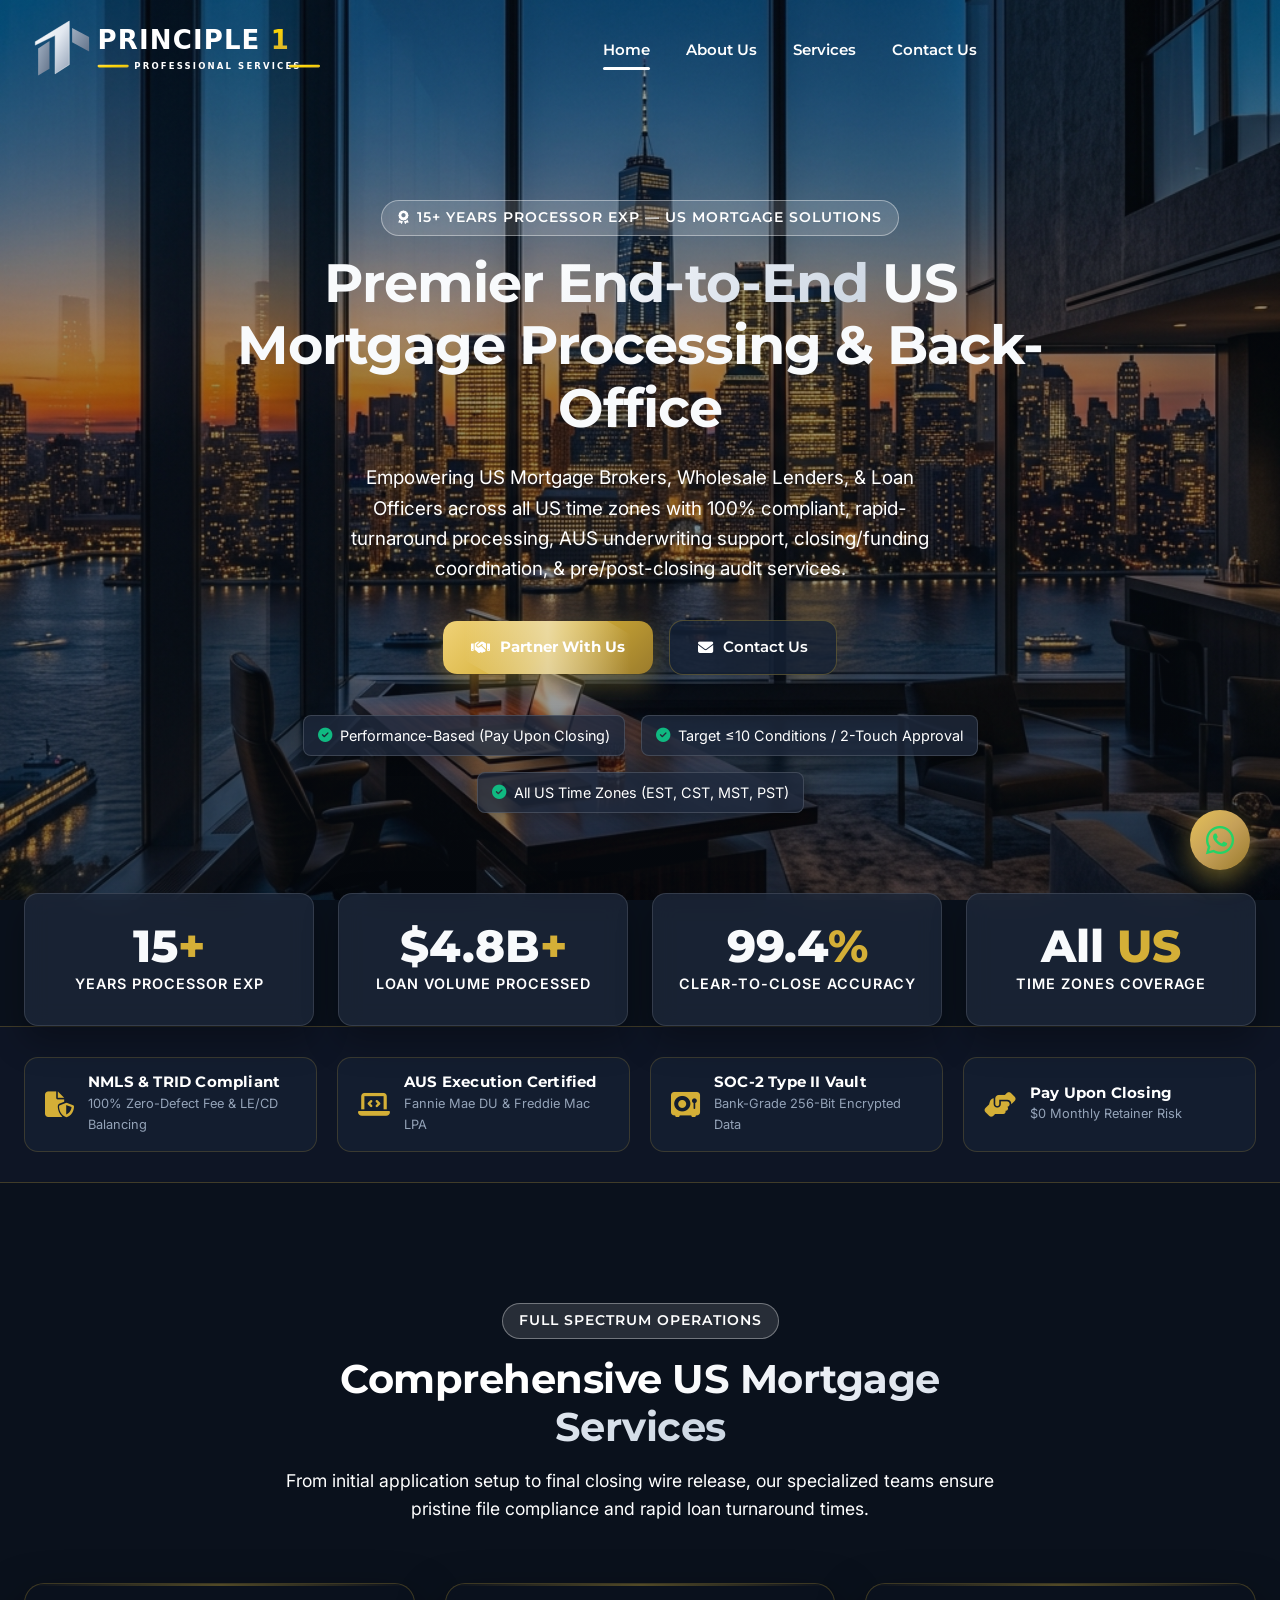
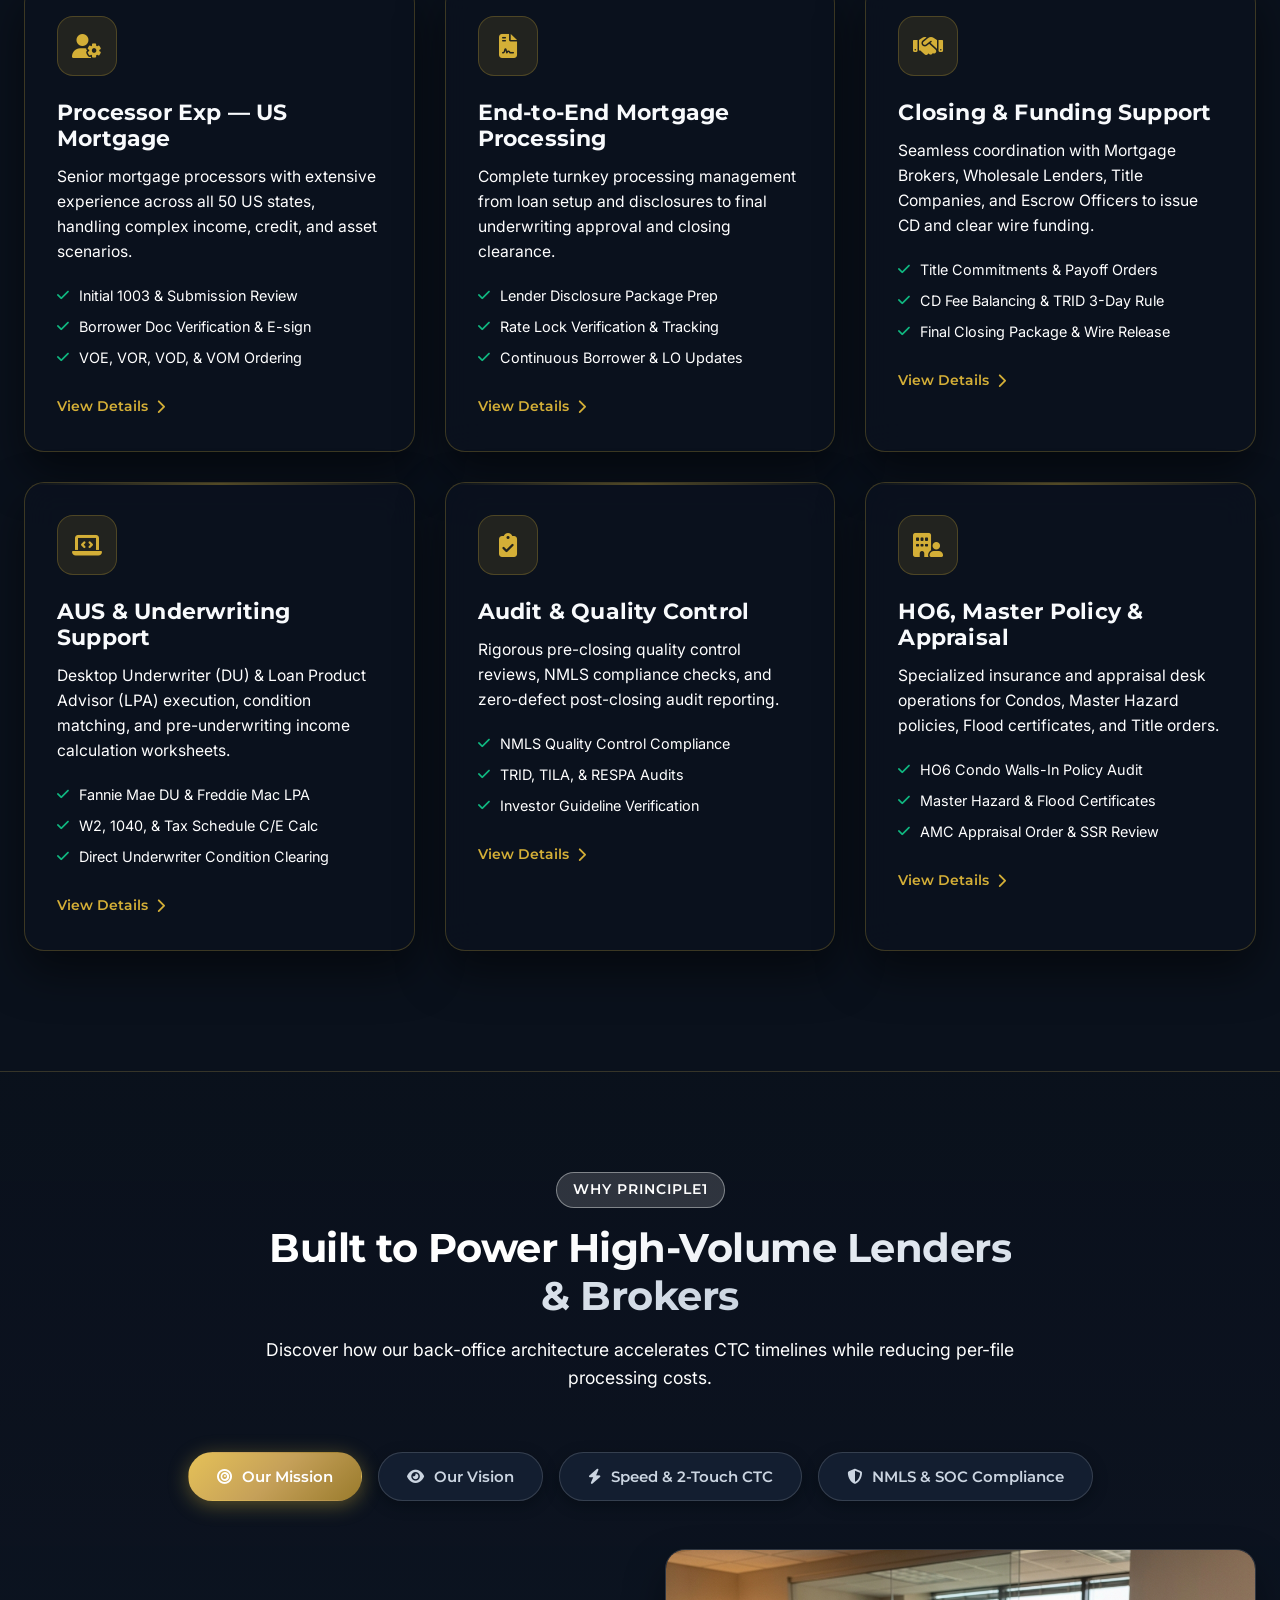
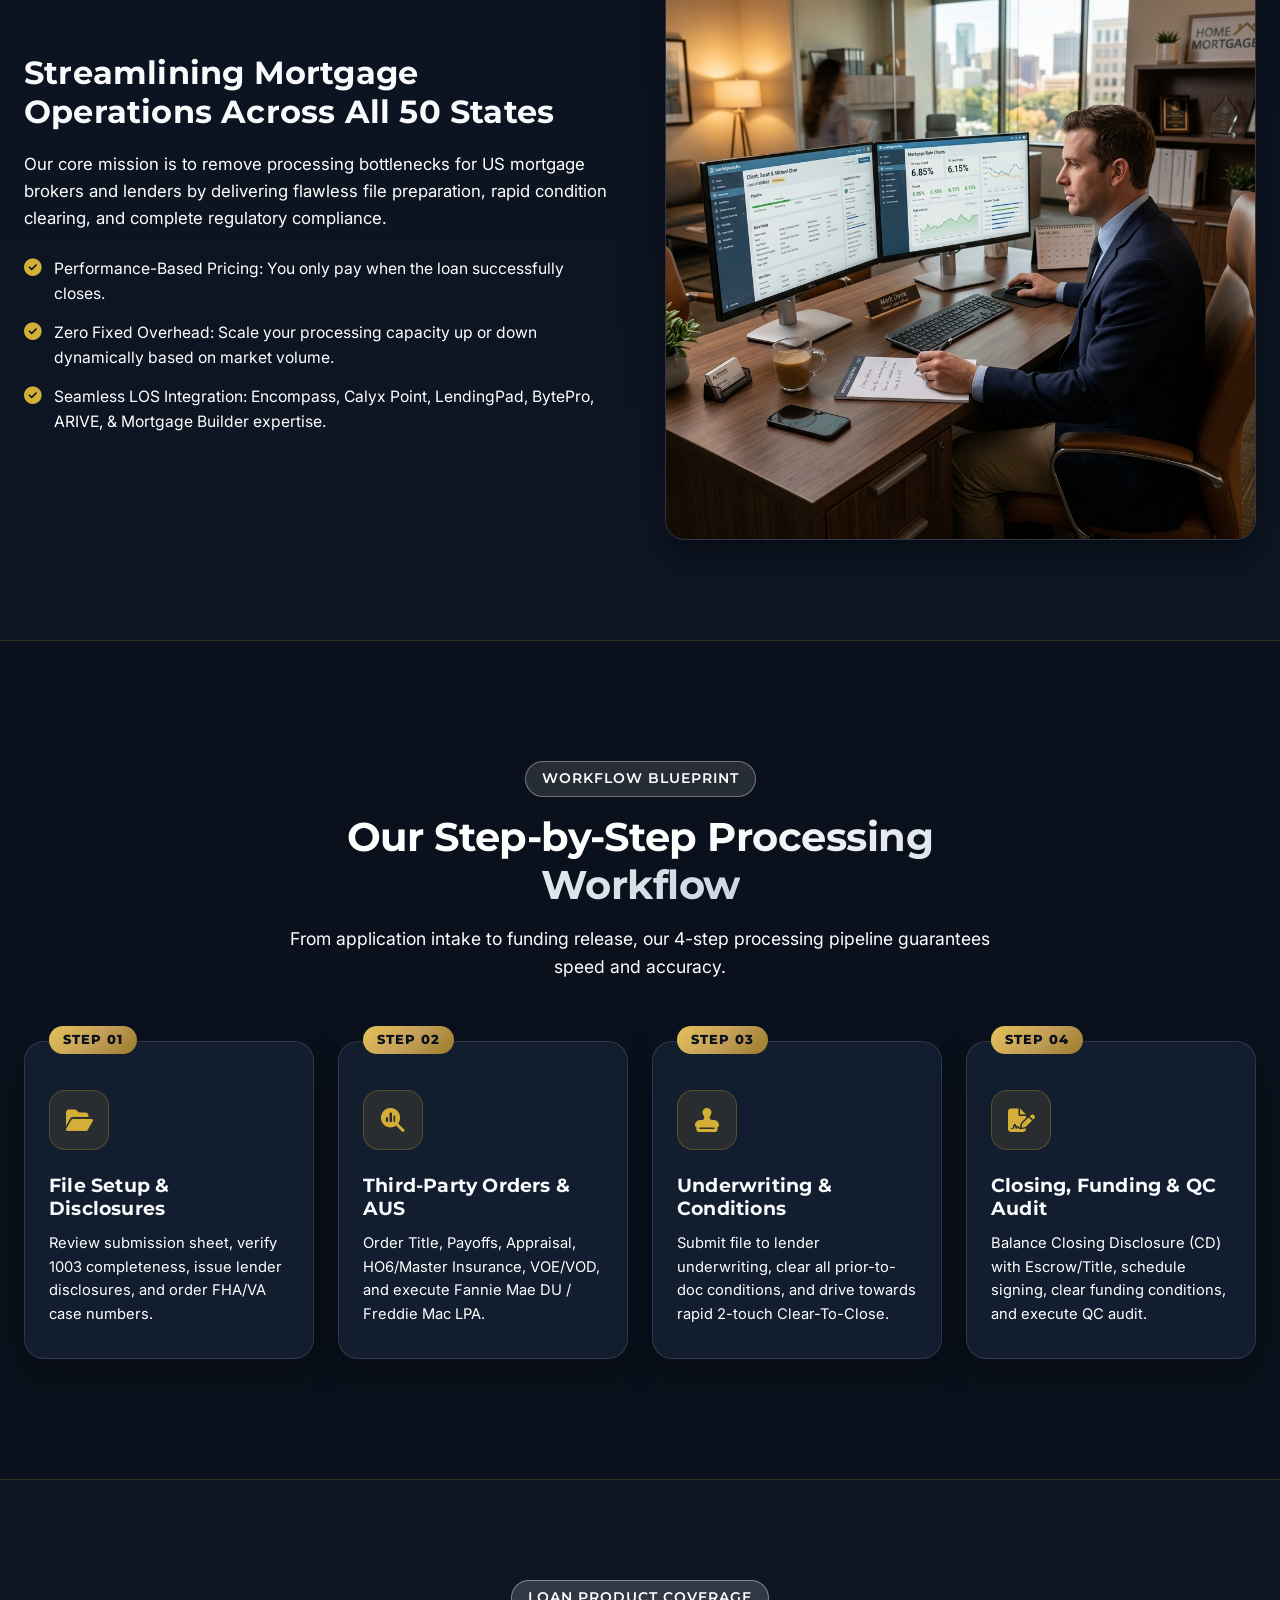
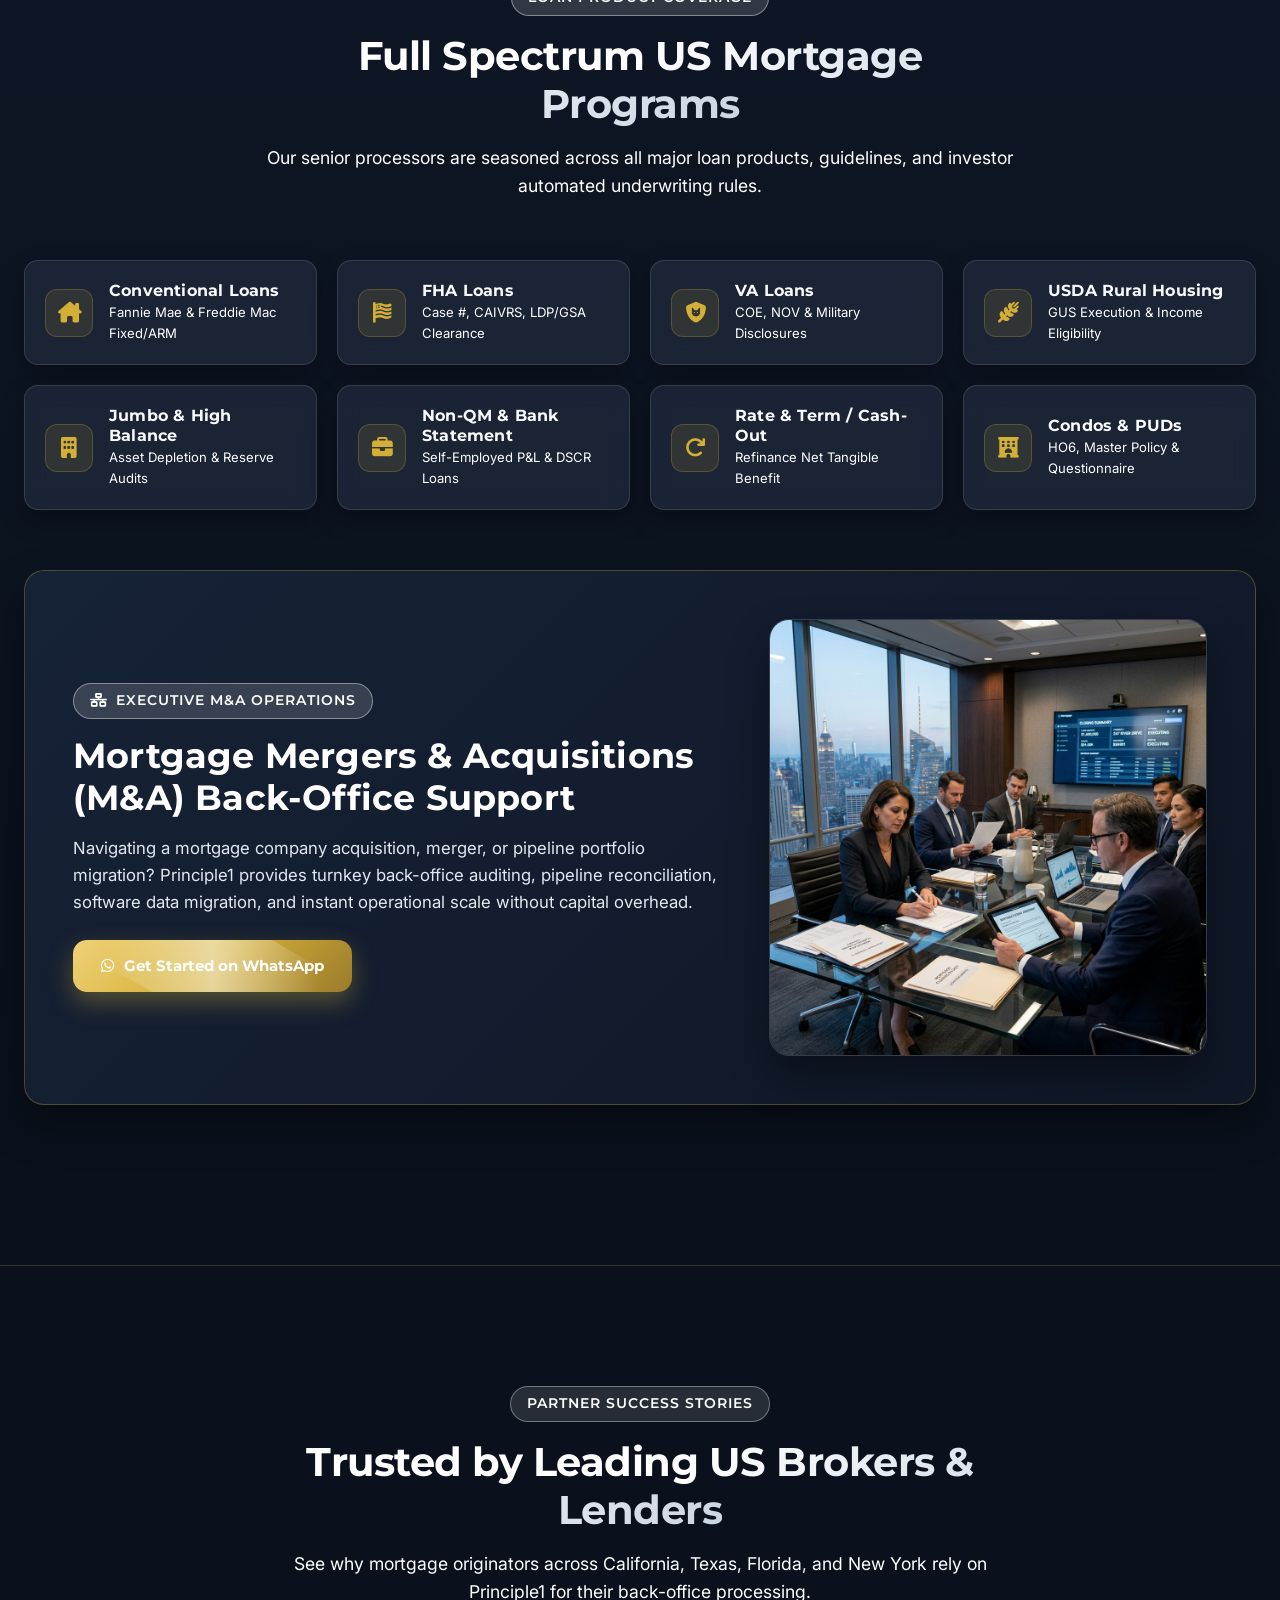
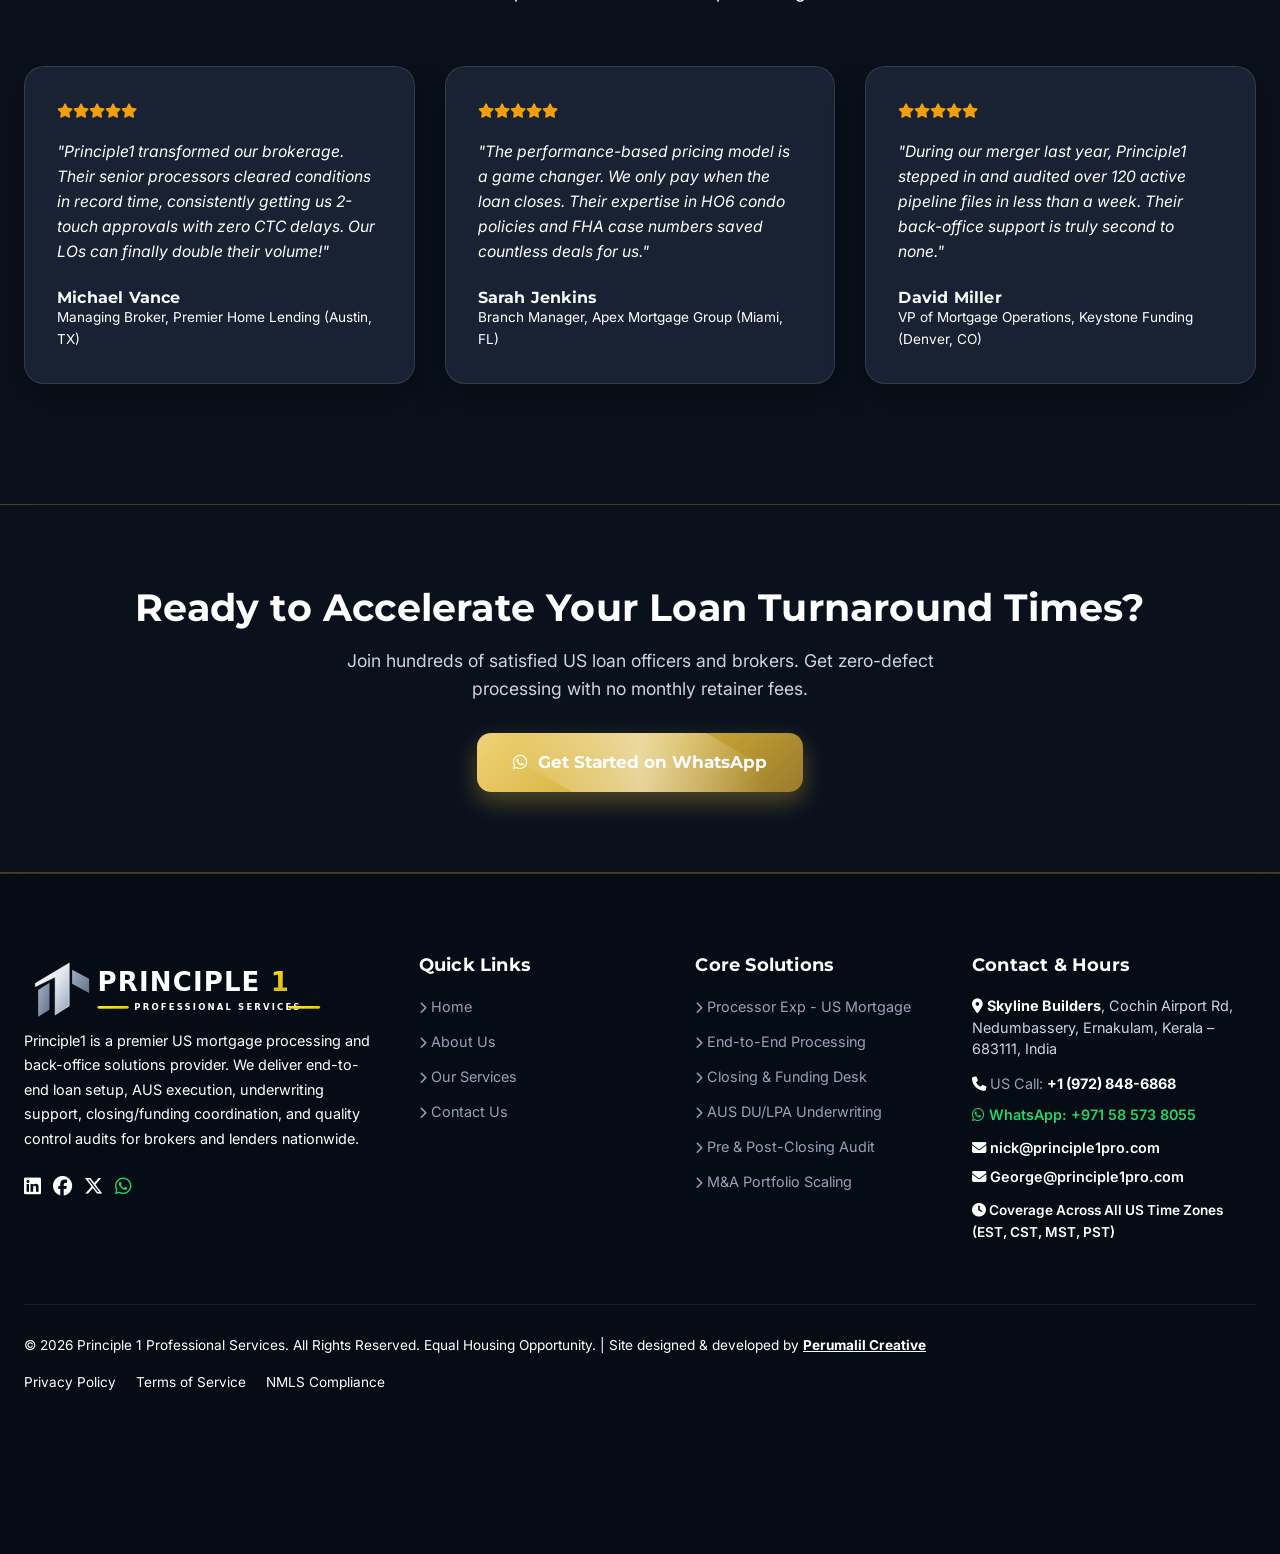
<file: index.html>
<!DOCTYPE html>
<html lang="en">
<head>
  <meta charset="UTF-8">
  <meta name="viewport" content="width=device-width, initial-scale=1.0">
  <title></title>
  <meta name="description" content="">
  <meta name="keywords" content="US mortgage processing outsourcing, mortgage back-office support, AUS DU LPA underwriting, closing funding balancing, wholesale mortgage broker processing, NMLS quality control, Nikhil George Bose">
  <meta name="author" content="Principle 1 Professional Services">
  <meta name="robots" content="index, follow">

  <!-- Open Graph / Facebook / LinkedIn SEO -->
  <meta property="og:type" content="website">
  <meta property="og:site_name" content="Principle 1 Professional Services">
  <meta property="og:title" content="">
  <meta property="og:description" content="">


  <!-- Twitter Card SEO -->
  <meta name="twitter:card" content="summary_large_image">
  <meta name="twitter:title" content="">
  <meta name="twitter:description" content="Turnkey US mortgage processing and back-office solutions for wholesale lenders and mortgage brokers.">
  <meta name="twitter:image" content="images/banner.png">

  <!-- Favicon -->
  <link rel="icon" type="image/svg+xml" href="images/logo.svg">

  <!-- FontAwesome 6 Icons -->
  <link rel="stylesheet" href="https://cdnjs.cloudflare.com/ajax/libs/font-awesome/6.4.0/css/all.min.css">
  <!-- Stylesheet -->
  <link rel="stylesheet" href="css/style.css">

  <!-- Schema.org Structured Data (JSON-LD) -->
  <script type="application/ld+json">
  {
    "@context": "https://schema.org",
    "@type": "FinancialService",
    "name": "Principle 1 Professional Services",
    "image": "images/logo.png",
    "description": "Premier US mortgage processing outsourcing, AUS DU/LPA underwriter support, closing & funding balancing, and pre/post-closing quality control auditing.",
    "telephone": "+1-972-848-6868",
    "email": "nick@principle1pro.com",
    "priceRange": "$$",
    "address": {
      "@type": "PostalAddress",
      "streetAddress": "Skyline Builders, Cochin International Airport Road, Nedumbassery",
      "addressLocality": "Ernakulam",
      "addressRegion": "Kerala",
      "postalCode": "683111",
      "addressCountry": "IN"
    },
    "founders": [
      {
        "@type": "Person",
        "name": "Nikhil George Bose",
        "jobTitle": "Founder & Managing Director",
        "sameAs": "https://www.linkedin.com/in/nikhil-george-bose-8a9a63353/"
      },
      {
        "@type": "Person",
        "name": "Georgee Jacob",
        "jobTitle": "Founder & Managing Director",
        "email": "George@principle1pro.com"
      }
    ],
    "areaServed": "US",
    "sameAs": [
      "https://www.linkedin.com/in/nikhil-george-bose-8a9a63353/"
    ]
  }
  </script>
</head>
<body>

  <!-- Header / Navigation -->
  <header class="header-nav" id="headerNav">
    <div class="container nav-container">
      <a href="index.html" class="brand-logo">
        <img src="images/logo.svg" alt="Principle 1 Professional Services" class="brand-logo-img">
      </a>

      <nav class="nav-menu" id="navMenu">
        <a href="index.html" class="nav-link active">Home</a>
        <a href="about.html" class="nav-link">About Us</a>
        <a href="services.html" class="nav-link">Services</a>
        <a href="contact.html" class="nav-link">Contact Us</a>
      </nav>

      <div class="nav-actions">
        <button class="mobile-toggle" id="mobileToggle" aria-label="Toggle Navigation">
          <i class="fa-solid fa-bars"></i>
        </button>
      </div>
    </div>
  </header>



<main class="main-wrapper">

  <!-- Hero Section -->
  <section class="hero-section">
    <div class="hero-bg-overlay"></div>
    <div class="container hero-grid" style="grid-template-columns:1fr; max-width:900px; text-align:center;">
      <div class="hero-content">
        <div class="subtitle-badge subtitle-badge-gold">
          <i class="fa-solid fa-award"></i> 15+ Years Processor Exp — US Mortgage Solutions
        </div>
        <h1>
          Premier <span class="text-gradient-cyan">End-to-End</span> US Mortgage Processing & Back-Office
        </h1>
        <p class="hero-desc" style="margin:0 auto 36px auto;">
          Empowering US Mortgage Brokers, Wholesale Lenders, & Loan Officers across all US time zones with 100% compliant, rapid-turnaround processing, AUS underwriting support, closing/funding coordination, & pre/post-closing audit services.
        </p>

        <div class="hero-cta-group" style="justify-content:center;">
          <a href="https://wa.me/971585738055" target="_blank" class="btn btn-gold">
            <i class="fa-solid fa-handshake"></i> Partner With Us
          </a>
          <a href="contact.html" class="btn btn-outline">
            <i class="fa-solid fa-envelope"></i> Contact Us
          </a>
        </div>

        <div class="hero-tags-list" style="justify-content:center;">
          <div class="hero-tag-item">
            <i class="fa-solid fa-circle-check"></i> Performance-Based (Pay Upon Closing)
          </div>
          <div class="hero-tag-item">
            <i class="fa-solid fa-circle-check"></i> Target ≤10 Conditions / 2-Touch Approval
          </div>
          <div class="hero-tag-item">
            <i class="fa-solid fa-circle-check"></i> All US Time Zones (EST, CST, MST, PST)
          </div>
        </div>
      </div>
    </div>
  </section>

  <!-- Stats Counter Bar -->
  <section class="stats-section">
    <div class="container">
      <div class="stats-grid">
        <div class="stat-card">
          <div class="stat-num">15<span>+</span></div>
          <div class="stat-label">Years Processor Exp</div>
        </div>
        <div class="stat-card">
          <div class="stat-num">$4.8B<span>+</span></div>
          <div class="stat-label">Loan Volume Processed</div>
        </div>
        <div class="stat-card">
          <div class="stat-num">99.4<span>%</span></div>
          <div class="stat-label">Clear-to-Close Accuracy</div>
        </div>
        <div class="stat-card">
          <div class="stat-num">All<span> US</span></div>
          <div class="stat-label">Time Zones Coverage</div>
        </div>
      </div>
    </div>
  </section>

  <!-- US Trust & Compliance Strip -->
  <section class="us-trust-bar">
    <div class="container">
      <div class="trust-badges-grid">
        <div class="trust-badge-item">
          <i class="fa-solid fa-file-shield"></i>
          <div class="trust-badge-text">
            <h5>NMLS & TRID Compliant</h5>
            <p>100% Zero-Defect Fee & LE/CD Balancing</p>
          </div>
        </div>
        <div class="trust-badge-item">
          <i class="fa-solid fa-laptop-code"></i>
          <div class="trust-badge-text">
            <h5>AUS Execution Certified</h5>
            <p>Fannie Mae DU & Freddie Mac LPA</p>
          </div>
        </div>
        <div class="trust-badge-item">
          <i class="fa-solid fa-vault"></i>
          <div class="trust-badge-text">
            <h5>SOC-2 Type II Vault</h5>
            <p>Bank-Grade 256-Bit Encrypted Data</p>
          </div>
        </div>
        <div class="trust-badge-item">
          <i class="fa-solid fa-handshake-angle"></i>
          <div class="trust-badge-text">
            <h5>Pay Upon Closing</h5>
            <p>$0 Monthly Retainer Risk</p>
          </div>
        </div>
      </div>
    </div>
  </section>

  <!-- Core Services Section -->
  <section class="services-section">
    <div class="container">
      <div class="section-header">
        <div class="subtitle-badge">Full Spectrum Operations</div>
        <h2>Comprehensive <span class="text-gradient-cyan">US Mortgage Services</span></h2>
        <p>From initial application setup to final closing wire release, our specialized teams ensure pristine file compliance and rapid loan turnaround times.</p>
      </div>

      <div class="services-grid">
        <!-- Service 1 -->
        <div class="glass-card service-card">
          <div class="service-icon-box">
            <i class="fa-solid fa-user-gear"></i>
          </div>
          <h3>Processor Exp — US Mortgage</h3>
          <p>Senior mortgage processors with extensive experience across all 50 US states, handling complex income, credit, and asset scenarios.</p>
          <ul class="service-features-list">
            <li><i class="fa-solid fa-check"></i> Initial 1003 & Submission Review</li>
            <li><i class="fa-solid fa-check"></i> Borrower Doc Verification & E-sign</li>
            <li><i class="fa-solid fa-check"></i> VOE, VOR, VOD, & VOM Ordering</li>
          </ul>
          <a href="#" class="card-link open-service-modal" data-service="processor-exp">
            View Details <i class="fa-solid fa-chevron-right"></i>
          </a>
        </div>

        <!-- Service 2 -->
        <div class="glass-card service-card">
          <div class="service-icon-box">
            <i class="fa-solid fa-file-contract"></i>
          </div>
          <h3>End-to-End Mortgage Processing</h3>
          <p>Complete turnkey processing management from loan setup and disclosures to final underwriting approval and closing clearance.</p>
          <ul class="service-features-list">
            <li><i class="fa-solid fa-check"></i> Lender Disclosure Package Prep</li>
            <li><i class="fa-solid fa-check"></i> Rate Lock Verification & Tracking</li>
            <li><i class="fa-solid fa-check"></i> Continuous Borrower & LO Updates</li>
          </ul>
          <a href="#" class="card-link open-service-modal" data-service="end-to-end">
            View Details <i class="fa-solid fa-chevron-right"></i>
          </a>
        </div>

        <!-- Service 3 -->
        <div class="glass-card service-card">
          <div class="service-icon-box">
            <i class="fa-solid fa-handshake"></i>
          </div>
          <h3>Closing & Funding Support</h3>
          <p>Seamless coordination with Mortgage Brokers, Wholesale Lenders, Title Companies, and Escrow Officers to issue CD and clear wire funding.</p>
          <ul class="service-features-list">
            <li><i class="fa-solid fa-check"></i> Title Commitments & Payoff Orders</li>
            <li><i class="fa-solid fa-check"></i> CD Fee Balancing & TRID 3-Day Rule</li>
            <li><i class="fa-solid fa-check"></i> Final Closing Package & Wire Release</li>
          </ul>
          <a href="#" class="card-link open-service-modal" data-service="closing-funding">
            View Details <i class="fa-solid fa-chevron-right"></i>
          </a>
        </div>

        <!-- Service 4 -->
        <div class="glass-card service-card">
          <div class="service-icon-box">
            <i class="fa-solid fa-laptop-code"></i>
          </div>
          <h3>AUS & Underwriting Support</h3>
          <p>Desktop Underwriter (DU) & Loan Product Advisor (LPA) execution, condition matching, and pre-underwriting income calculation worksheets.</p>
          <ul class="service-features-list">
            <li><i class="fa-solid fa-check"></i> Fannie Mae DU & Freddie Mac LPA</li>
            <li><i class="fa-solid fa-check"></i> W2, 1040, & Tax Schedule C/E Calc</li>
            <li><i class="fa-solid fa-check"></i> Direct Underwriter Condition Clearing</li>
          </ul>
          <a href="#" class="card-link open-service-modal" data-service="aus-underwriting">
            View Details <i class="fa-solid fa-chevron-right"></i>
          </a>
        </div>

        <!-- Service 5 -->
        <div class="glass-card service-card">
          <div class="service-icon-box">
            <i class="fa-solid fa-clipboard-check"></i>
          </div>
          <h3>Audit & Quality Control</h3>
          <p>Rigorous pre-closing quality control reviews, NMLS compliance checks, and zero-defect post-closing audit reporting.</p>
          <ul class="service-features-list">
            <li><i class="fa-solid fa-check"></i> NMLS Quality Control Compliance</li>
            <li><i class="fa-solid fa-check"></i> TRID, TILA, & RESPA Audits</li>
            <li><i class="fa-solid fa-check"></i> Investor Guideline Verification</li>
          </ul>
          <a href="#" class="card-link open-service-modal" data-service="audit-qc">
            View Details <i class="fa-solid fa-chevron-right"></i>
          </a>
        </div>

        <!-- Service 6 -->
        <div class="glass-card service-card">
          <div class="service-icon-box">
            <i class="fa-solid fa-building-user"></i>
          </div>
          <h3>HO6, Master Policy & Appraisal</h3>
          <p>Specialized insurance and appraisal desk operations for Condos, Master Hazard policies, Flood certificates, and Title orders.</p>
          <ul class="service-features-list">
            <li><i class="fa-solid fa-check"></i> HO6 Condo Walls-In Policy Audit</li>
            <li><i class="fa-solid fa-check"></i> Master Hazard & Flood Certificates</li>
            <li><i class="fa-solid fa-check"></i> AMC Appraisal Order & SSR Review</li>
          </ul>
          <a href="#" class="card-link open-service-modal" data-service="ho6-appraisal">
            View Details <i class="fa-solid fa-chevron-right"></i>
          </a>
        </div>
      </div>
    </div>
  </section>

  <!-- Interactive Why Choose Us Section -->
  <section class="why-section">
    <div class="container">
      <div class="section-header">
        <div class="subtitle-badge subtitle-badge-gold">Why Principle1</div>
        <h2>Built to Power <span class="text-gradient-gold">High-Volume Lenders & Brokers</span></h2>
        <p>Discover how our back-office architecture accelerates CTC timelines while reducing per-file processing costs.</p>
      </div>

      <div class="tabs-nav">
        <button class="tab-btn active" data-tab="tabMission">
          <i class="fa-solid fa-bullseye"></i> Our Mission
        </button>
        <button class="tab-btn" data-tab="tabVision">
          <i class="fa-solid fa-eye"></i> Our Vision
        </button>
        <button class="tab-btn" data-tab="tabSpeed">
          <i class="fa-solid fa-bolt"></i> Speed & 2-Touch CTC
        </button>
        <button class="tab-btn" data-tab="tabSecurity">
          <i class="fa-solid fa-shield-halved"></i> NMLS & SOC Compliance
        </button>
      </div>

      <!-- Tab 1: Mission -->
      <div class="tab-content-panel active" id="tabMission">
        <div class="tab-text">
          <h3>Streamlining Mortgage Operations Across All 50 States</h3>
          <p>Our core mission is to remove processing bottlenecks for US mortgage brokers and lenders by delivering flawless file preparation, rapid condition clearing, and complete regulatory compliance.</p>
          <ul class="tab-checklist">
            <li><i class="fa-solid fa-circle-check"></i> Performance-Based Pricing: You only pay when the loan successfully closes.</li>
            <li><i class="fa-solid fa-circle-check"></i> Zero Fixed Overhead: Scale your processing capacity up or down dynamically based on market volume.</li>
            <li><i class="fa-solid fa-circle-check"></i> Seamless LOS Integration: Encompass, Calyx Point, LendingPad, BytePro, ARIVE, & Mortgage Builder expertise.</li>
          </ul>
        </div>
        <div class="tab-image-wrap">
          <img src="images/us_mortgage_processing_desk.png" alt="US Mortgage Loan Officer Processing Desk" style="border-radius:16px; box-shadow:0 15px 35px rgba(15,23,42,0.12);">
        </div>
      </div>

      <!-- Tab 2: Vision -->
      <div class="tab-content-panel" id="tabVision">
        <div class="tab-text">
          <h3>The Gold Standard in Mortgage Back-Office Support</h3>
          <p>We envision a future where mortgage originators focus 100% of their energy on borrower relationships and sales growth, while Principle1 handles the entire back-office machinery with zero defect audit accuracy.</p>
          <ul class="tab-checklist">
            <li><i class="fa-solid fa-circle-check"></i> Target under 10 conditions per underwriting submission.</li>
            <li><i class="fa-solid fa-circle-check"></i> Seasoned processors averaging 15+ years of US mortgage experience.</li>
            <li><i class="fa-solid fa-circle-check"></i> Real-time status reporting and daily pipeline milestones.</li>
          </ul>
        </div>
        <div class="tab-image-wrap">
          <img src="images/us_mortgage_closing.png" alt="US Mortgage Approval Documents & Keys" style="border-radius:16px; box-shadow:0 15px 35px rgba(15,23,42,0.12);">
        </div>
      </div>

      <!-- Tab 3: Speed -->
      <div class="tab-content-panel" id="tabSpeed">
        <div class="tab-text">
          <h3>Rapid Turnaround Across All US Time Zones</h3>
          <p>Speed is critical to locking rates and satisfying realtors. Our dedicated coverage across all US time zones (EST, CST, MST, PST) ensures disclosures, orders, and condition resubmissions happen without delay.</p>
          <ul class="tab-checklist">
            <li><i class="fa-solid fa-circle-check"></i> 24-Hour Turnaround on Initial File Setup & Disclosures.</li>
            <li><i class="fa-solid fa-circle-check"></i> Direct Underwriter follow-ups to clear conditions instantly.</li>
            <li><i class="fa-solid fa-circle-check"></i> Immediate Title & CD Balancing upon Clear-to-Close.</li>
          </ul>
        </div>
        <div class="tab-image-wrap">
          <img src="images/us_finance_office.png" alt="US Financial District Executive Office" style="border-radius:16px; box-shadow:0 15px 35px rgba(15,23,42,0.12);">
        </div>
      </div>

      <!-- Tab 4: Security -->
      <div class="tab-content-panel" id="tabSecurity">
        <div class="tab-text">
          <h3>Bank-Grade Data Security & Regulatory Auditing</h3>
          <p>Protecting Non-Public Personal Information (NPI) is our top priority. We operate under stringent SOC-2, GLBA, and NMLS Quality Control standards with encrypted communications.</p>
          <ul class="tab-checklist">
            <li><i class="fa-solid fa-circle-check"></i> 256-Bit SSL Encryption for all file transmissions.</li>
            <li><i class="fa-solid fa-circle-check"></i> Strict NPI & GLBA Data Privacy Protocols.</li>
            <li><i class="fa-solid fa-circle-check"></i> Continuous internal pre-closing & post-closing audit verification.</li>
          </ul>
        </div>
        <div class="tab-image-wrap">
          <img src="images/us_security_vault.png" alt="3D Cyber Bank Data Vault & 256-Bit SSL Shield" style="border-radius:16px; box-shadow:0 15px 35px rgba(15,23,42,0.12);">
        </div>
      </div>
    </div>
  </section>

  <!-- Process Timeline (How We Work) -->
  <section class="process-section">
    <div class="container">
      <div class="section-header">
        <div class="subtitle-badge">Workflow Blueprint</div>
        <h2>Our Step-by-Step <span class="text-gradient-cyan">Processing Workflow</span></h2>
        <p>From application intake to funding release, our 4-step processing pipeline guarantees speed and accuracy.</p>
      </div>

      <div class="timeline-grid">
        <div class="timeline-card">
          <div class="timeline-step-badge">Step 01</div>
          <div class="service-icon-box" style="margin-top:16px;">
            <i class="fa-solid fa-folder-open"></i>
          </div>
          <h4>File Setup & Disclosures</h4>
          <p>Review submission sheet, verify 1003 completeness, issue lender disclosures, and order FHA/VA case numbers.</p>
        </div>

        <div class="timeline-card">
          <div class="timeline-step-badge">Step 02</div>
          <div class="service-icon-box" style="margin-top:16px;">
            <i class="fa-solid fa-magnifying-glass-chart"></i>
          </div>
          <h4>Third-Party Orders & AUS</h4>
          <p>Order Title, Payoffs, Appraisal, HO6/Master Insurance, VOE/VOD, and execute Fannie Mae DU / Freddie Mac LPA.</p>
        </div>

        <div class="timeline-card">
          <div class="timeline-step-badge">Step 03</div>
          <div class="service-icon-box" style="margin-top:16px;">
            <i class="fa-solid fa-stamp"></i>
          </div>
          <h4>Underwriting & Conditions</h4>
          <p>Submit file to lender underwriting, clear all prior-to-doc conditions, and drive towards rapid 2-touch Clear-To-Close.</p>
        </div>

        <div class="timeline-card">
          <div class="timeline-step-badge">Step 04</div>
          <div class="service-icon-box" style="margin-top:16px;">
            <i class="fa-solid fa-file-signature"></i>
          </div>
          <h4>Closing, Funding & QC Audit</h4>
          <p>Balance Closing Disclosure (CD) with Escrow/Title, schedule signing, clear funding conditions, and execute QC audit.</p>
        </div>
      </div>
    </div>
  </section>

  <!-- Product Matrix Section -->
  <section class="products-section">
    <div class="container">
      <div class="section-header">
        <div class="subtitle-badge subtitle-badge-gold">Loan Product Coverage</div>
        <h2>Full Spectrum <span class="text-gradient-gold">US Mortgage Programs</span></h2>
        <p>Our senior processors are seasoned across all major loan products, guidelines, and investor automated underwriting rules.</p>
      </div>

      <div class="products-grid">
        <div class="product-pill-card">
          <div class="product-icon"><i class="fa-solid fa-house-chimney"></i></div>
          <div class="product-info">
            <h5>Conventional Loans</h5>
            <p>Fannie Mae & Freddie Mac Fixed/ARM</p>
          </div>
        </div>

        <div class="product-pill-card">
          <div class="product-icon"><i class="fa-solid fa-flag-usa"></i></div>
          <div class="product-info">
            <h5>FHA Loans</h5>
            <p>Case #, CAIVRS, LDP/GSA Clearance</p>
          </div>
        </div>

        <div class="product-pill-card">
          <div class="product-icon"><i class="fa-solid fa-shield-cat"></i></div>
          <div class="product-info">
            <h5>VA Loans</h5>
            <p>COE, NOV & Military Disclosures</p>
          </div>
        </div>

        <div class="product-pill-card">
          <div class="product-icon"><i class="fa-solid fa-wheat-awn"></i></div>
          <div class="product-info">
            <h5>USDA Rural Housing</h5>
            <p>GUS Execution & Income Eligibility</p>
          </div>
        </div>

        <div class="product-pill-card">
          <div class="product-icon"><i class="fa-solid fa-building"></i></div>
          <div class="product-info">
            <h5>Jumbo & High Balance</h5>
            <p>Asset Depletion & Reserve Audits</p>
          </div>
        </div>

        <div class="product-pill-card">
          <div class="product-icon"><i class="fa-solid fa-briefcase"></i></div>
          <div class="product-info">
            <h5>Non-QM & Bank Statement</h5>
            <p>Self-Employed P&L & DSCR Loans</p>
          </div>
        </div>

        <div class="product-pill-card">
          <div class="product-icon"><i class="fa-solid fa-arrow-rotate-right"></i></div>
          <div class="product-info">
            <h5>Rate & Term / Cash-Out</h5>
            <p>Refinance Net Tangible Benefit</p>
          </div>
        </div>

        <div class="product-pill-card">
          <div class="product-icon"><i class="fa-solid fa-hotel"></i></div>
          <div class="product-info">
            <h5>Condos & PUDs</h5>
            <p>HO6, Master Policy & Questionnaire</p>
          </div>
        </div>
      </div>

      <!-- Specialized M&A Feature Banner -->
      <div class="ma-feature-banner">
        <div class="ma-text">
          <div class="subtitle-badge subtitle-badge-gold"><i class="fa-solid fa-network-wired"></i> Executive M&A Operations</div>
          <h3>Mortgage Mergers & Acquisitions (M&A) Back-Office Support</h3>
          <p>Navigating a mortgage company acquisition, merger, or pipeline portfolio migration? Principle1 provides turnkey back-office auditing, pipeline reconciliation, software data migration, and instant operational scale without capital overhead.</p>
          <a href="https://wa.me/971585738055" target="_blank" class="btn btn-gold">
            <i class="fa-brands fa-whatsapp"></i> Get Started on WhatsApp
          </a>
        </div>
        <div class="tab-image-wrap">
          <img src="images/closing.png" alt="Executive M&A Meeting">
        </div>
      </div>
    </div>
  </section>

  <!-- Testimonials Section -->
  <section class="testimonials-section">
    <div class="container">
      <div class="section-header">
        <div class="subtitle-badge">Partner Success Stories</div>
        <h2>Trusted by Leading <span class="text-gradient-cyan">US Brokers & Lenders</span></h2>
        <p>See why mortgage originators across California, Texas, Florida, and New York rely on Principle1 for their back-office processing.</p>
      </div>

      <div class="testimonials-grid">
        <div class="testimonial-card">
          <div class="stars">
            <i class="fa-solid fa-star"></i><i class="fa-solid fa-star"></i><i class="fa-solid fa-star"></i><i class="fa-solid fa-star"></i><i class="fa-solid fa-star"></i>
          </div>
          <p class="testimonial-quote">
            "Principle1 transformed our brokerage. Their senior processors cleared conditions in record time, consistently getting us 2-touch approvals with zero CTC delays. Our LOs can finally double their volume!"
          </p>
          <div class="author-info">
            <h5>Michael Vance</h5>
            <p>Managing Broker, Premier Home Lending (Austin, TX)</p>
          </div>
        </div>

        <div class="testimonial-card">
          <div class="stars">
            <i class="fa-solid fa-star"></i><i class="fa-solid fa-star"></i><i class="fa-solid fa-star"></i><i class="fa-solid fa-star"></i><i class="fa-solid fa-star"></i>
          </div>
          <p class="testimonial-quote">
            "The performance-based pricing model is a game changer. We only pay when the loan closes. Their expertise in HO6 condo policies and FHA case numbers saved countless deals for us."
          </p>
          <div class="author-info">
            <h5>Sarah Jenkins</h5>
            <p>Branch Manager, Apex Mortgage Group (Miami, FL)</p>
          </div>
        </div>

        <div class="testimonial-card">
          <div class="stars">
            <i class="fa-solid fa-star"></i><i class="fa-solid fa-star"></i><i class="fa-solid fa-star"></i><i class="fa-solid fa-star"></i><i class="fa-solid fa-star"></i>
          </div>
          <p class="testimonial-quote">
            "During our merger last year, Principle1 stepped in and audited over 120 active pipeline files in less than a week. Their back-office support is truly second to none."
          </p>
          <div class="author-info">
            <h5>David Miller</h5>
            <p>VP of Mortgage Operations, Keystone Funding (Denver, CO)</p>
          </div>
        </div>
      </div>
    </div>
  </section>



  <!-- CTA Footer Banner -->
  <section class="cta-banner-glass">
    <div class="container">
      <h2>Ready to Accelerate Your Loan Turnaround Times?</h2>
      <p>
        Join hundreds of satisfied US loan officers and brokers. Get zero-defect processing with no monthly retainer fees.
      </p>
      <a href="https://wa.me/971585738055" target="_blank" class="btn btn-gold" style="font-size:1.05rem; padding:16px 36px;">
        <i class="fa-brands fa-whatsapp"></i> Get Started on WhatsApp
      </a>
    </div>
  </section>
</main>



  <!-- Footer -->
  <footer style="background:rgba(7, 12, 20, 0.85) !important; backdrop-filter:blur(16px); -webkit-backdrop-filter:blur(16px); padding:80px 0 160px 0 !important; margin-bottom:0 !important; border-top:1px solid rgba(212, 175, 55, 0.25);">
    <div class="container">
      <div class="footer-grid">
        <div class="footer-col">
          <a href="index.html" class="brand-logo">
            <img src="images/logo.svg" alt="Principle 1 Professional Services" class="brand-logo-img-sm">
          </a>
          <p style="margin-bottom:20px; line-height:1.7;">
            Principle1 is a premier US mortgage processing and back-office solutions provider. We deliver end-to-end loan setup, AUS execution, underwriting support, closing/funding coordination, and quality control audits for brokers and lenders nationwide.
          </p>
          <div style="display:flex; gap:12px; font-size:1.2rem;">
            <a href="#" style="color:var(--text-sub);"><i class="fa-brands fa-linkedin"></i></a>
            <a href="#" style="color:var(--text-sub);"><i class="fa-brands fa-facebook"></i></a>
            <a href="#" style="color:var(--text-sub);"><i class="fa-brands fa-x-twitter"></i></a>
            <a href="https://wa.me/971585738055" target="_blank" style="color:var(--accent-emerald);"><i class="fa-brands fa-whatsapp"></i></a>
          </div>
        </div>

        <div class="footer-col">
          <h4>Quick Links</h4>
          <div class="footer-links">
            <a href="index.html"><i class="fa-solid fa-chevron-right" style="font-size:0.75rem;"></i> Home</a>
            <a href="about.html"><i class="fa-solid fa-chevron-right" style="font-size:0.75rem;"></i> About Us</a>
            <a href="services.html"><i class="fa-solid fa-chevron-right" style="font-size:0.75rem;"></i> Our Services</a>
            <a href="contact.html"><i class="fa-solid fa-chevron-right" style="font-size:0.75rem;"></i> Contact Us</a>
          </div>
        </div>

        <div class="footer-col">
          <h4>Core Solutions</h4>
          <div class="footer-links">
            <a href="services.html"><i class="fa-solid fa-chevron-right" style="font-size:0.75rem;"></i> Processor Exp - US Mortgage</a>
            <a href="services.html"><i class="fa-solid fa-chevron-right" style="font-size:0.75rem;"></i> End-to-End Processing</a>
            <a href="services.html"><i class="fa-solid fa-chevron-right" style="font-size:0.75rem;"></i> Closing & Funding Desk</a>
            <a href="services.html"><i class="fa-solid fa-chevron-right" style="font-size:0.75rem;"></i> AUS DU/LPA Underwriting</a>
            <a href="services.html"><i class="fa-solid fa-chevron-right" style="font-size:0.75rem;"></i> Pre & Post-Closing Audit</a>
            <a href="services.html"><i class="fa-solid fa-chevron-right" style="font-size:0.75rem;"></i> M&A Portfolio Scaling</a>
          </div>
        </div>

        <div class="footer-col">
          <h4>Contact & Hours</h4>
          <p style="margin-bottom:12px; line-height:1.5; color:#CBD5E1;"><i class="fa-solid fa-location-dot" style="color:#FFFFFF;"></i> <strong style="color:#FFFFFF;">Skyline Builders</strong>, Cochin Airport Rd, Nedumbassery, Ernakulam, Kerala – 683111, India</p>
          <p style="margin-bottom:8px;"><a href="tel:+19728486868" style="color:#94A3B8;"><i class="fa-solid fa-phone" style="color:#FFFFFF;"></i> US Call: <strong style="color:#FFFFFF;">+1 (972) 848-6868</strong></a></p>
          <p style="margin-bottom:10px;"><a href="https://wa.me/971585738055" target="_blank" style="color:#25D366; font-weight:600;"><i class="fa-brands fa-whatsapp"></i> WhatsApp: +971 58 573 8055</a></p>
          <p style="margin-bottom:6px;"><a href="mailto:nick@principle1pro.com" style="color:#FFFFFF; font-weight:600;"><i class="fa-solid fa-envelope"></i> nick@principle1pro.com</a></p>
          <p style="margin-bottom:12px;"><a href="mailto:George@principle1pro.com" style="color:#FFFFFF; font-weight:600;"><i class="fa-solid fa-envelope"></i> George@principle1pro.com</a></p>
          <p style="color:#FFFFFF; font-weight:600; font-size:0.85rem;"><i class="fa-solid fa-clock"></i> Coverage Across All US Time Zones (EST, CST, MST, PST)</p>
        </div>
      </div>

      <div class="footer-bottom">
        <div>&copy; 2026 Principle 1 Professional Services. All Rights Reserved. Equal Housing Opportunity. | Site designed &amp; developed by <a href="https://perumalilcreative.com/" target="_blank" rel="noopener" style="color:#FFFFFF; font-weight:700; text-decoration:underline;">Perumalil Creative</a></div>
        <div style="display:flex; gap:20px;">
          <a href="#">Privacy Policy</a>
          <a href="#">Terms of Service</a>
          <a href="#">NMLS Compliance</a>
        </div>
      </div>
    </div>
  </footer>

  <!-- Service Details Modal Overlay -->
  <div class="modal-overlay" id="serviceModal">
    <div class="modal-content">
      <button class="modal-close" id="modalClose">&times;</button>
      <h3 id="modalTitle" style="font-size:1.8rem; margin-bottom:20px; color:var(--text-main);">Service Details</h3>
      <div id="modalBody" style="line-height:1.7;"></div>
      <div style="margin-top:24px; text-align:right;">
        <a href="https://wa.me/971585738055" target="_blank" class="btn btn-primary btn-sm">
          <i class="fa-brands fa-whatsapp"></i> Get Started on WhatsApp
        </a>
      </div>
    </div>
  </div>

  <!-- Floating WhatsApp Button -->
  <a href="https://wa.me/971585738055" class="floating-whatsapp" target="_blank" aria-label="Chat on WhatsApp">
    <i class="fa-brands fa-whatsapp"></i>
  </a>

  <!-- JavaScript -->
  <script src="js/main.js"></script>
</body>
</html>
</file>
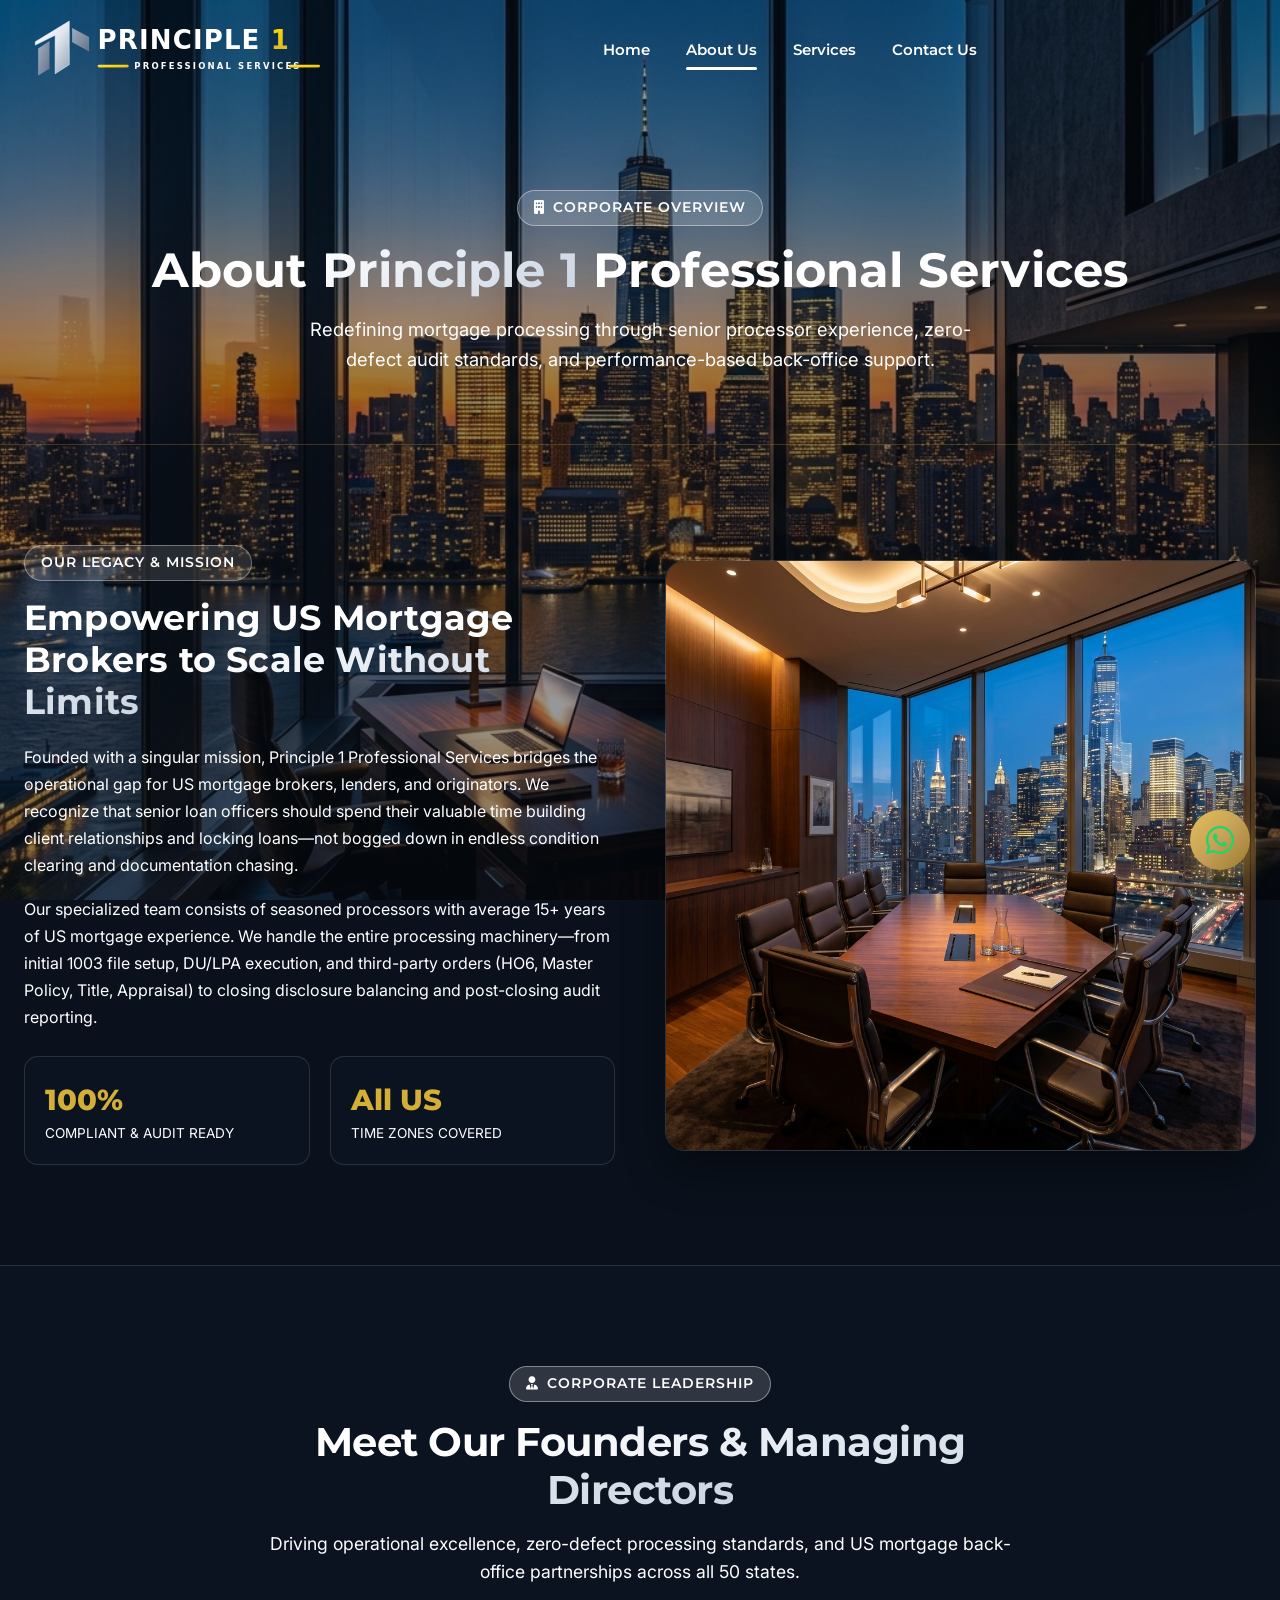
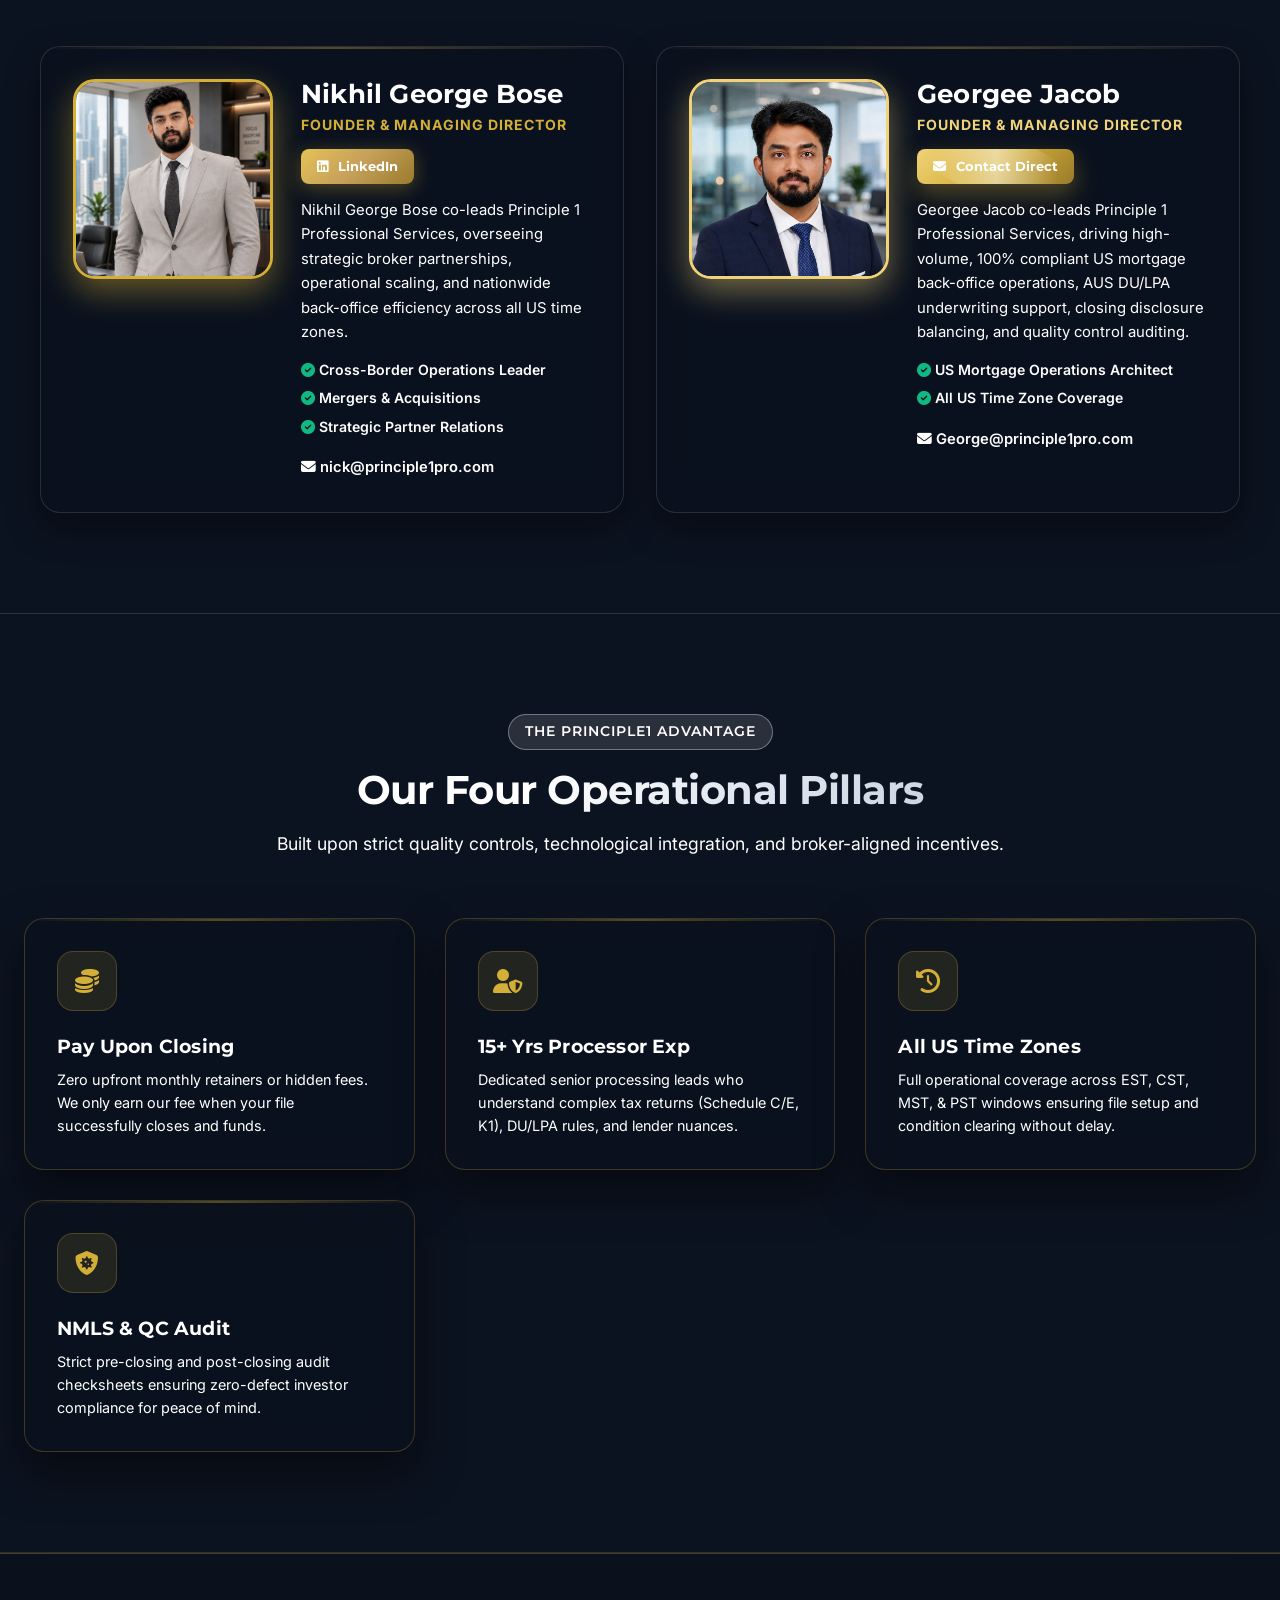
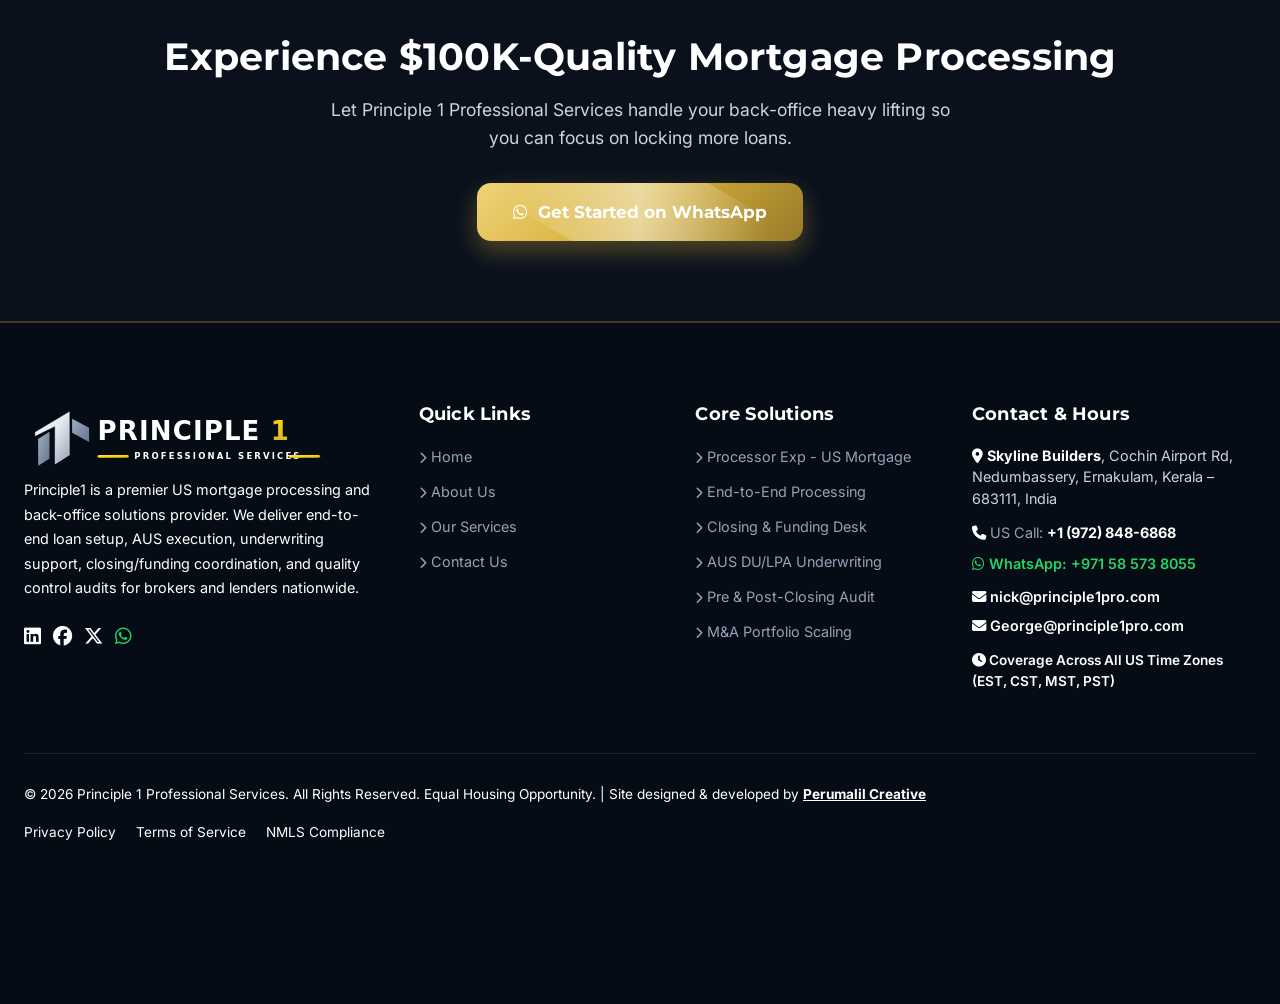
<file: about.html>
<!DOCTYPE html>
<html lang="en">

<head>
  <meta charset="UTF-8">
  <meta name="viewport" content="width=device-width, initial-scale=1.0">
  <title></title>
  <meta name="description" content="">
  <meta name="keywords"
    content="US mortgage processing outsourcing, mortgage back-office support, AUS DU LPA underwriting, closing funding balancing, wholesale mortgage broker processing, NMLS quality control, Nikhil George Bose">
  <meta name="author" content="Principle 1 Professional Services">
  <meta name="robots" content="index, follow">

  <!-- Open Graph / Facebook / LinkedIn SEO -->
  <meta property="og:type" content="website">
  <meta property="og:site_name" content="Principle 1 Professional Services">
  <meta property="og:title" content="">
  <meta property="og:description" content="">


  <!-- Twitter Card SEO -->
  <meta name="twitter:card" content="summary_large_image">
  <meta name="twitter:title" content="">
  <meta name="twitter:description"
    content="Turnkey US mortgage processing and back-office solutions for wholesale lenders and mortgage brokers.">
  <meta name="twitter:image" content="images/banner.png">

  <!-- Favicon -->
  <link rel="icon" type="image/svg+xml" href="images/logo.svg">

  <!-- FontAwesome 6 Icons -->
  <link rel="stylesheet" href="https://cdnjs.cloudflare.com/ajax/libs/font-awesome/6.4.0/css/all.min.css">
  <!-- Stylesheet -->
  <link rel="stylesheet" href="css/style.css">

  <!-- Schema.org Structured Data (JSON-LD) -->
  <script type="application/ld+json">
  {
    "@context": "https://schema.org",
    "@type": "FinancialService",
    "name": "Principle 1 Professional Services",
    "image": "images/logo.png",
    "description": "Premier US mortgage processing outsourcing, AUS DU/LPA underwriter support, closing & funding balancing, and pre/post-closing quality control auditing.",
    "telephone": "+1-972-848-6868",
    "email": "nick@principle1pro.com",
    "priceRange": "$$",
    "address": {
      "@type": "PostalAddress",
      "streetAddress": "Skyline Builders, Cochin International Airport Road, Nedumbassery",
      "addressLocality": "Ernakulam",
      "addressRegion": "Kerala",
      "postalCode": "683111",
      "addressCountry": "IN"
    },
    "founders": [
      {
        "@type": "Person",
        "name": "Nikhil George Bose",
        "jobTitle": "Founder & Managing Director",
        "sameAs": "https://www.linkedin.com/in/nikhil-george-bose-8a9a63353/"
      },
      {
        "@type": "Person",
        "name": "Georgee Jacob",
        "jobTitle": "Founder & Managing Director",
        "email": "George@principle1pro.com"
      }
    ],
    "areaServed": "US",
    "sameAs": [
      "https://www.linkedin.com/in/nikhil-george-bose-8a9a63353/"
    ]
  }
  </script>
</head>

<body>

  <!-- Header / Navigation -->
  <header class="header-nav" id="headerNav">
    <div class="container nav-container">
      <a href="index.html" class="brand-logo" style="display:flex; align-items:center;">
        <img src="images/logo.svg" alt="Principle 1 Professional Services" class="brand-logo-img">
      </a>

      <nav class="nav-menu" id="navMenu">
        <a href="index.html" class="nav-link">Home</a>
        <a href="about.html" class="nav-link active">About Us</a>
        <a href="services.html" class="nav-link">Services</a>
        <a href="contact.html" class="nav-link">Contact Us</a>
      </nav>

      <div class="nav-actions">
        <button class="mobile-toggle" id="mobileToggle" aria-label="Toggle Navigation">
          <i class="fa-solid fa-bars"></i>
        </button>
      </div>
    </div>
  </header>



  <main class="main-wrapper">

    <!-- Page Header Hero -->
    <section class="page-hero-skyline">
      <div class="container">
        <div class="subtitle-badge subtitle-badge-gold">
          <i class="fa-solid fa-building"></i> Corporate Overview
        </div>
        <h1 style="font-size:3rem; margin-bottom:16px;">
          About <span class="text-gradient-cyan">Principle 1</span> Professional Services
        </h1>
        <p style="color:var(--text-sub); font-size:1.15rem; max-width:700px; margin:0 auto;">
          Redefining mortgage processing through senior processor experience, zero-defect audit standards, and
          performance-based back-office support.
        </p>
      </div>
    </section>

    <!-- Company Story Section -->
    <section style="padding:100px 0; background:var(--bg-main);">
      <div class="container story-grid">
        <div>
          <div class="subtitle-badge">Our Legacy & Mission</div>
          <h2 style="font-size:2.2rem; margin-bottom:20px;">
            Empowering US Mortgage Brokers to <span class="text-gradient-gold">Scale Without Limits</span>
          </h2>
          <p style="color:var(--text-sub); margin-bottom:16px; line-height:1.7;">
            Founded with a singular mission, Principle 1 Professional Services bridges the operational gap for US
            mortgage brokers, lenders, and originators. We recognize that senior loan officers should spend their
            valuable time building client relationships and locking loans—not bogged down in endless condition clearing
            and documentation chasing.
          </p>
          <p style="color:var(--text-sub); margin-bottom:24px; line-height:1.7;">
            Our specialized team consists of seasoned processors with average 15+ years of US mortgage experience. We
            handle the entire processing machinery—from initial 1003 file setup, DU/LPA execution, and third-party
            orders (HO6, Master Policy, Title, Appraisal) to closing disclosure balancing and post-closing audit
            reporting.
          </p>

          <div class="story-stats-grid">
            <div
              style="background:var(--bg-surface-1); padding:20px; border-radius:var(--radius-md); border:1px solid var(--border-glass);">
              <div style="font-size:1.8rem; font-weight:800; color:#D4AF37; font-family:var(--font-heading);">100%</div>
              <div style="font-size:0.85rem; color:var(--text-sub); text-transform:uppercase;">Compliant & Audit Ready
              </div>
            </div>
            <div
              style="background:var(--bg-surface-1); padding:20px; border-radius:var(--radius-md); border:1px solid var(--border-glass);">
              <div style="font-size:1.8rem; font-weight:800; color:#D4AF37; font-family:var(--font-heading);">All US
              </div>
              <div style="font-size:0.85rem; color:var(--text-sub); text-transform:uppercase;">Time Zones Covered</div>
            </div>
          </div>
        </div>

        <div class="tab-image-wrap">
          <img src="images/us_finance_office.png" alt="US Financial District Headquarters"
            style="border-radius:16px; box-shadow:0 15px 35px rgba(15,23,42,0.12);">
        </div>
      </div>
    </section>

    <!-- Leadership & Founder Section -->
    <section
      style="padding:100px 0; background:var(--bg-surface-1); border-top:1px solid var(--border-glass); border-bottom:1px solid var(--border-glass);">
      <div class="container">
        <div class="section-header">
          <div class="subtitle-badge subtitle-badge-gold"><i class="fa-solid fa-user-tie"></i> Corporate Leadership
          </div>
          <h2>Meet Our <span class="text-gradient-cyan">Founders & Managing Directors</span></h2>
          <p>Driving operational excellence, zero-defect processing standards, and US mortgage back-office partnerships
            across all 50 states.</p>
        </div>

        <div class="founders-grid">

          <!-- Founder 1: Nikhil George Bose -->
          <div class="glass-card founder-card">
            <a href="https://www.linkedin.com/in/nikhil-george-bose-8a9a63353/" target="_blank"
              class="founder-photo-link cyan" title="View Nikhil George Bose on LinkedIn">
              <img src="images/nikhil.png" alt="Nikhil George Bose - Founder & Managing Director"
                class="founder-photo-img">
            </a>
            <div class="founder-info">
              <div class="founder-header-row">
                <div>
                  <h3>Nikhil George Bose</h3>
                  <div class="founder-title text-cyan">
                    Founder & Managing Director
                  </div>
                </div>
                <a href="https://www.linkedin.com/in/nikhil-george-bose-8a9a63353/" target="_blank"
                  class="btn btn-sm btn-primary" style="padding:7px 16px; font-size:0.82rem;">
                  <i class="fa-brands fa-linkedin"></i> LinkedIn
                </a>
              </div>
              <p class="founder-bio">
                Nikhil George Bose co-leads Principle 1 Professional Services, overseeing strategic broker partnerships,
                operational scaling, and nationwide back-office efficiency across all US time zones.
              </p>
              <div class="founder-checkmarks">
                <span><i class="fa-solid fa-circle-check" style="color:var(--accent-emerald);"></i> Cross-Border
                  Operations Leader</span>
                <span><i class="fa-solid fa-circle-check" style="color:var(--accent-emerald);"></i> Mergers &
                  Acquisitions</span>
                <span><i class="fa-solid fa-circle-check" style="color:var(--accent-emerald);"></i> Strategic Partner
                  Relations</span>
              </div>
              <div style="padding-top:2px;">
                <a href="mailto:nick@principle1pro.com" style="color:#FFFFFF; font-weight:600; font-size:0.92rem;">
                  <i class="fa-solid fa-envelope"></i> nick@principle1pro.com
                </a>
              </div>
            </div>
          </div>

          <!-- Founder 2: Georgee Jacob -->
          <div class="glass-card founder-card">
            <a href="mailto:George@principle1pro.com" class="founder-photo-link gold"
              title="Contact Georgee Jacob Direct">
              <img src="images/george_jacob.jpg" alt="Georgee Jacob - Founder & Managing Director"
                class="founder-photo-img">
            </a>
            <div class="founder-info">
              <div class="founder-header-row">
                <div>
                  <h3>Georgee Jacob</h3>
                  <div class="founder-title text-gold">
                    Founder & Managing Director
                  </div>
                </div>
                <a href="mailto:George@principle1pro.com" class="btn btn-sm btn-gold"
                  style="padding:7px 16px; font-size:0.82rem;">
                  <i class="fa-solid fa-envelope"></i> Contact Direct
                </a>
              </div>
              <p class="founder-bio">
                Georgee Jacob co-leads Principle 1 Professional Services, driving high-volume, 100% compliant US
                mortgage back-office operations, AUS DU/LPA underwriting support, closing disclosure balancing, and
                quality control auditing.
              </p>
              <div class="founder-checkmarks">
                <span><i class="fa-solid fa-circle-check" style="color:var(--accent-emerald);"></i> US Mortgage
                  Operations Architect</span>
                <span><i class="fa-solid fa-circle-check" style="color:var(--accent-emerald);"></i> All US Time Zone
                  Coverage</span>
              </div>
              <div style="padding-top:2px;">
                <a href="mailto:George@principle1pro.com" style="color:#FFFFFF; font-weight:600; font-size:0.92rem;">
                  <i class="fa-solid fa-envelope"></i> George@principle1pro.com
                </a>
              </div>
            </div>
          </div>
        </div>
    </section>

    <!-- Core Pillars Grid -->
    <section style="padding:100px 0; background:var(--bg-surface-1); border-bottom:1px solid var(--border-glass);">
      <div class="container">
        <div class="section-header">
          <div class="subtitle-badge">The Principle1 Advantage</div>
          <h2>Our Four <span class="text-gradient-cyan">Operational Pillars</span></h2>
          <p>Built upon strict quality controls, technological integration, and broker-aligned incentives.</p>
        </div>

        <div class="services-grid">
          <div class="glass-card">
            <div class="service-icon-box"><i class="fa-solid fa-coins"></i></div>
            <h4 style="font-size:1.2rem; margin-bottom:10px;">Pay Upon Closing</h4>
            <p style="font-size:0.9rem; color:var(--text-sub);">Zero upfront monthly retainers or hidden fees. We only
              earn our fee when your file successfully closes and funds.</p>
          </div>

          <div class="glass-card">
            <div class="service-icon-box"><i class="fa-solid fa-user-shield"></i></div>
            <h4 style="font-size:1.2rem; margin-bottom:10px;">15+ Yrs Processor Exp</h4>
            <p style="font-size:0.9rem; color:var(--text-sub);">Dedicated senior processing leads who understand complex
              tax returns (Schedule C/E, K1), DU/LPA rules, and lender nuances.</p>
          </div>

          <div class="glass-card">
            <div class="service-icon-box"><i class="fa-solid fa-clock-rotate-left"></i></div>
            <h4 style="font-size:1.2rem; margin-bottom:10px;">All US Time Zones</h4>
            <p style="font-size:0.9rem; color:var(--text-sub);">Full operational coverage across EST, CST, MST, & PST
              windows ensuring file setup and condition clearing without delay.</p>
          </div>

          <div class="glass-card">
            <div class="service-icon-box"><i class="fa-solid fa-shield-virus"></i></div>
            <h4 style="font-size:1.2rem; margin-bottom:10px;">NMLS & QC Audit</h4>
            <p style="font-size:0.9rem; color:var(--text-sub);">Strict pre-closing and post-closing audit checksheets
              ensuring zero-defect investor compliance for peace of mind.</p>
          </div>
        </div>
      </div>
    </section>

    <!-- CTA Banner -->
    <section class="cta-banner-glass">
      <div class="container">
        <h2>Experience $100K-Quality Mortgage Processing</h2>
        <p>
          Let Principle 1 Professional Services handle your back-office heavy lifting so you can focus on locking more
          loans.
        </p>
        <a href="https://wa.me/971585738055" target="_blank" class="btn btn-gold"
          style="font-size:1.05rem; padding:16px 36px;">
          <i class="fa-brands fa-whatsapp"></i> Get Started on WhatsApp
        </a>
      </div>
    </section>
  </main>



  <!-- Footer -->
  <footer
    style="background:rgba(7, 12, 20, 0.85) !important; backdrop-filter:blur(16px); -webkit-backdrop-filter:blur(16px); padding:80px 0 160px 0 !important; margin-bottom:0 !important; border-top:1px solid rgba(212, 175, 55, 0.25);">
    <div class="container">
      <div class="footer-grid">
        <div class="footer-col">
          <a href="index.html" class="brand-logo">
            <img src="images/logo.svg" alt="Principle 1 Professional Services" class="brand-logo-img-sm">
          </a>
          <p style="margin-bottom:20px; line-height:1.7;">
            Principle1 is a premier US mortgage processing and back-office solutions provider. We deliver end-to-end
            loan setup, AUS execution, underwriting support, closing/funding coordination, and quality control audits
            for brokers and lenders nationwide.
          </p>
          <div style="display:flex; gap:12px; font-size:1.2rem;">
            <a href="#" style="color:var(--text-sub);"><i class="fa-brands fa-linkedin"></i></a>
            <a href="#" style="color:var(--text-sub);"><i class="fa-brands fa-facebook"></i></a>
            <a href="#" style="color:var(--text-sub);"><i class="fa-brands fa-x-twitter"></i></a>
            <a href="https://wa.me/971585738055" target="_blank" style="color:var(--accent-emerald);"><i
                class="fa-brands fa-whatsapp"></i></a>
          </div>
        </div>

        <div class="footer-col">
          <h4>Quick Links</h4>
          <div class="footer-links">
            <a href="index.html"><i class="fa-solid fa-chevron-right" style="font-size:0.75rem;"></i> Home</a>
            <a href="about.html"><i class="fa-solid fa-chevron-right" style="font-size:0.75rem;"></i> About Us</a>
            <a href="services.html"><i class="fa-solid fa-chevron-right" style="font-size:0.75rem;"></i> Our
              Services</a>
            <a href="contact.html"><i class="fa-solid fa-chevron-right" style="font-size:0.75rem;"></i> Contact Us</a>
          </div>
        </div>

        <div class="footer-col">
          <h4>Core Solutions</h4>
          <div class="footer-links">
            <a href="services.html"><i class="fa-solid fa-chevron-right" style="font-size:0.75rem;"></i> Processor Exp -
              US Mortgage</a>
            <a href="services.html"><i class="fa-solid fa-chevron-right" style="font-size:0.75rem;"></i> End-to-End
              Processing</a>
            <a href="services.html"><i class="fa-solid fa-chevron-right" style="font-size:0.75rem;"></i> Closing &
              Funding Desk</a>
            <a href="services.html"><i class="fa-solid fa-chevron-right" style="font-size:0.75rem;"></i> AUS DU/LPA
              Underwriting</a>
            <a href="services.html"><i class="fa-solid fa-chevron-right" style="font-size:0.75rem;"></i> Pre &
              Post-Closing Audit</a>
            <a href="services.html"><i class="fa-solid fa-chevron-right" style="font-size:0.75rem;"></i> M&A Portfolio
              Scaling</a>
          </div>
        </div>

        <div class="footer-col">
          <h4>Contact & Hours</h4>
          <p style="margin-bottom:12px; line-height:1.5; color:#CBD5E1;"><i class="fa-solid fa-location-dot"
              style="color:#FFFFFF;"></i> <strong style="color:#FFFFFF;">Skyline Builders</strong>, Cochin Airport Rd,
            Nedumbassery, Ernakulam, Kerala – 683111, India</p>
          <p style="margin-bottom:8px;"><a href="tel:+19728486868" style="color:#94A3B8;"><i class="fa-solid fa-phone"
                style="color:#FFFFFF;"></i> US Call: <strong style="color:#FFFFFF;">+1 (972) 848-6868</strong></a></p>
          <p style="margin-bottom:10px;"><a href="https://wa.me/971585738055" target="_blank"
              style="color:#25D366; font-weight:600;"><i class="fa-brands fa-whatsapp"></i> WhatsApp: +971 58 573
              8055</a></p>
          <p style="margin-bottom:6px;"><a href="mailto:nick@principle1pro.com"
              style="color:#FFFFFF; font-weight:600;"><i class="fa-solid fa-envelope"></i> nick@principle1pro.com</a>
          </p>
          <p style="margin-bottom:12px;"><a href="mailto:George@principle1pro.com"
              style="color:#FFFFFF; font-weight:600;"><i class="fa-solid fa-envelope"></i> George@principle1pro.com</a>
          </p>
          <p style="color:#FFFFFF; font-weight:600; font-size:0.85rem;"><i class="fa-solid fa-clock"></i> Coverage
            Across All US Time Zones (EST, CST, MST, PST)</p>
        </div>
      </div>

      <div class="footer-bottom">
        <div>&copy; 2026 Principle 1 Professional Services. All Rights Reserved. Equal Housing Opportunity. | Site
          designed &amp; developed by <a href="https://perumalilcreative.com/" target="_blank" rel="noopener"
            style="color:#FFFFFF; font-weight:700; text-decoration:underline;">Perumalil Creative</a></div>
        <div style="display:flex; gap:20px;">
          <a href="#">Privacy Policy</a>
          <a href="#">Terms of Service</a>
          <a href="#">NMLS Compliance</a>
        </div>
      </div>
    </div>
  </footer>

  <!-- Service Details Modal Overlay -->
  <div class="modal-overlay" id="serviceModal">
    <div class="modal-content">
      <button class="modal-close" id="modalClose">&times;</button>
      <h3 id="modalTitle" style="font-size:1.8rem; margin-bottom:20px; color:var(--text-main);">Service Details</h3>
      <div id="modalBody" style="line-height:1.7;"></div>
      <div style="margin-top:24px; text-align:right;">
        <a href="https://wa.me/971585738055" target="_blank" class="btn btn-primary btn-sm">
          <i class="fa-brands fa-whatsapp"></i> Get Started on WhatsApp
        </a>
      </div>
    </div>
  </div>

  <!-- Floating WhatsApp Button -->
  <a href="https://wa.me/971585738055" class="floating-whatsapp" target="_blank" aria-label="Chat on WhatsApp">
    <i class="fa-brands fa-whatsapp"></i>
  </a>

  <!-- JavaScript -->
  <script src="js/main.js"></script>
</body>

</html>
</file>
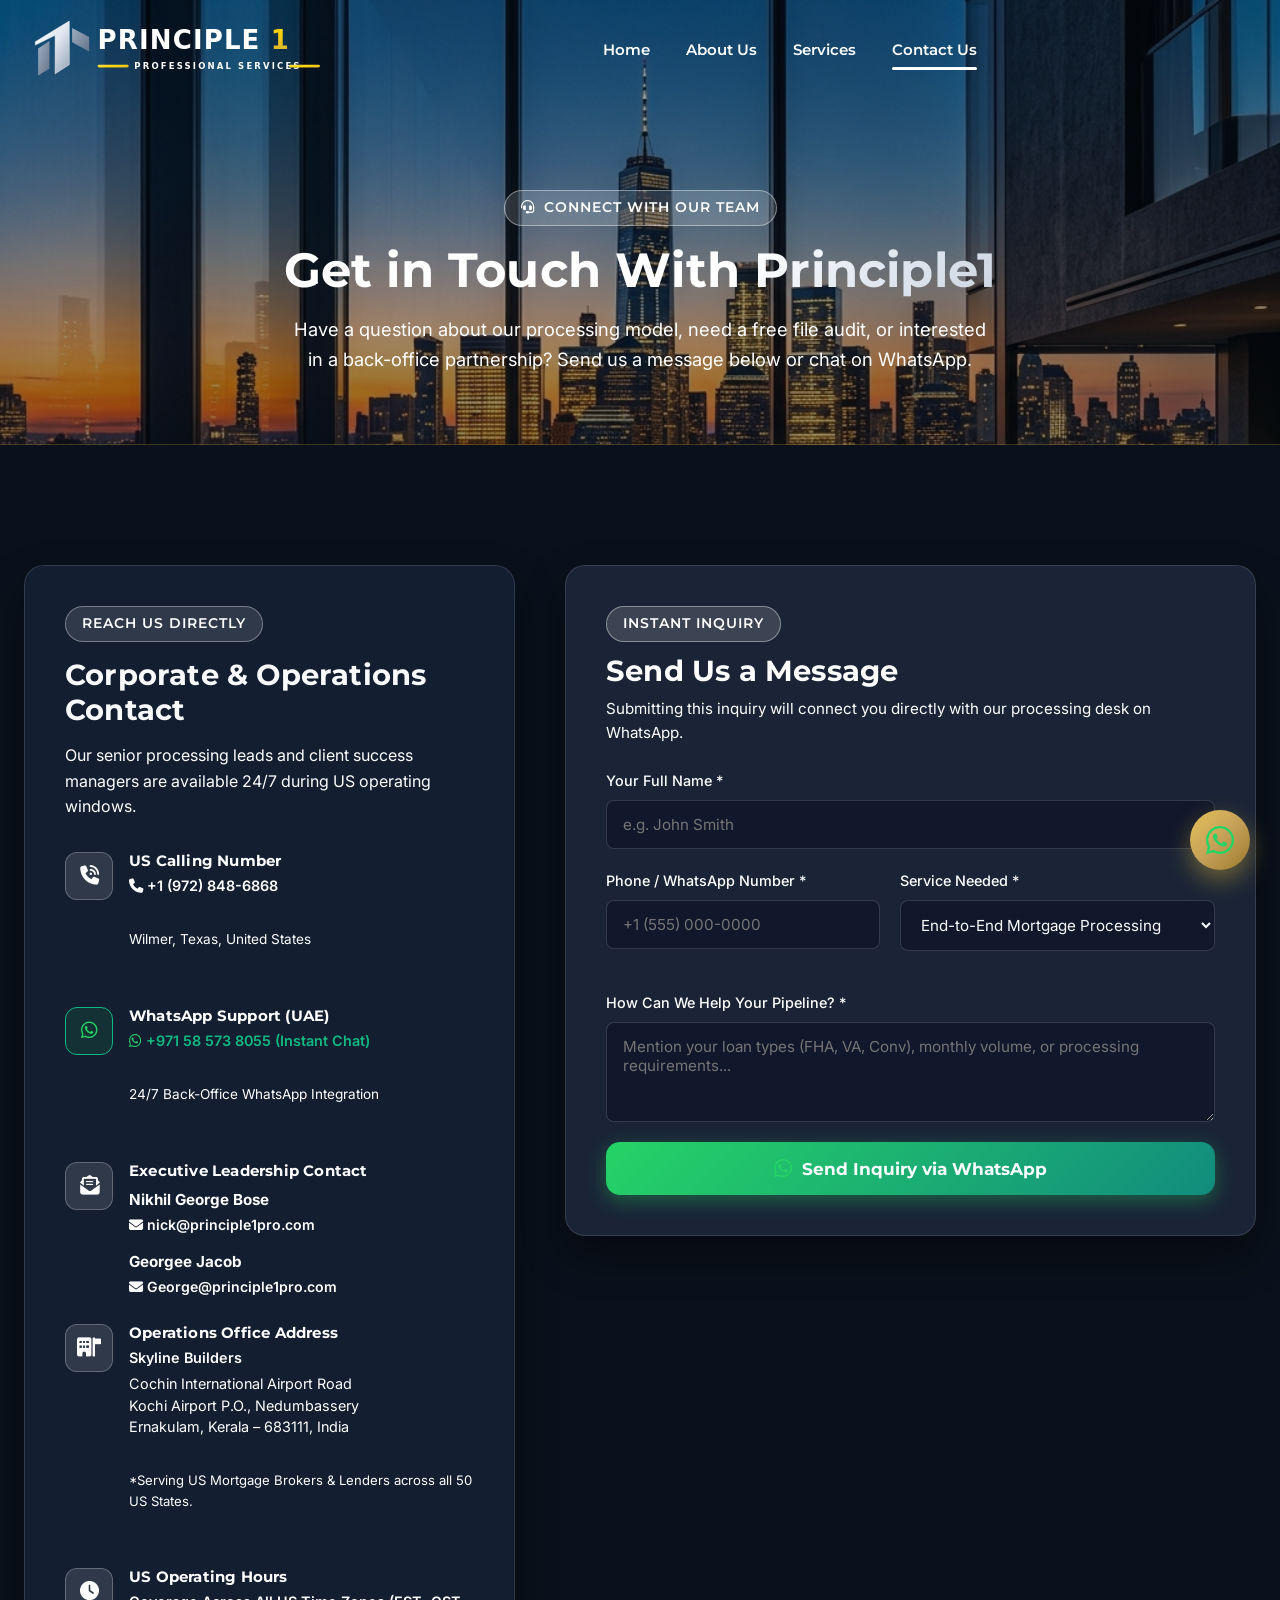
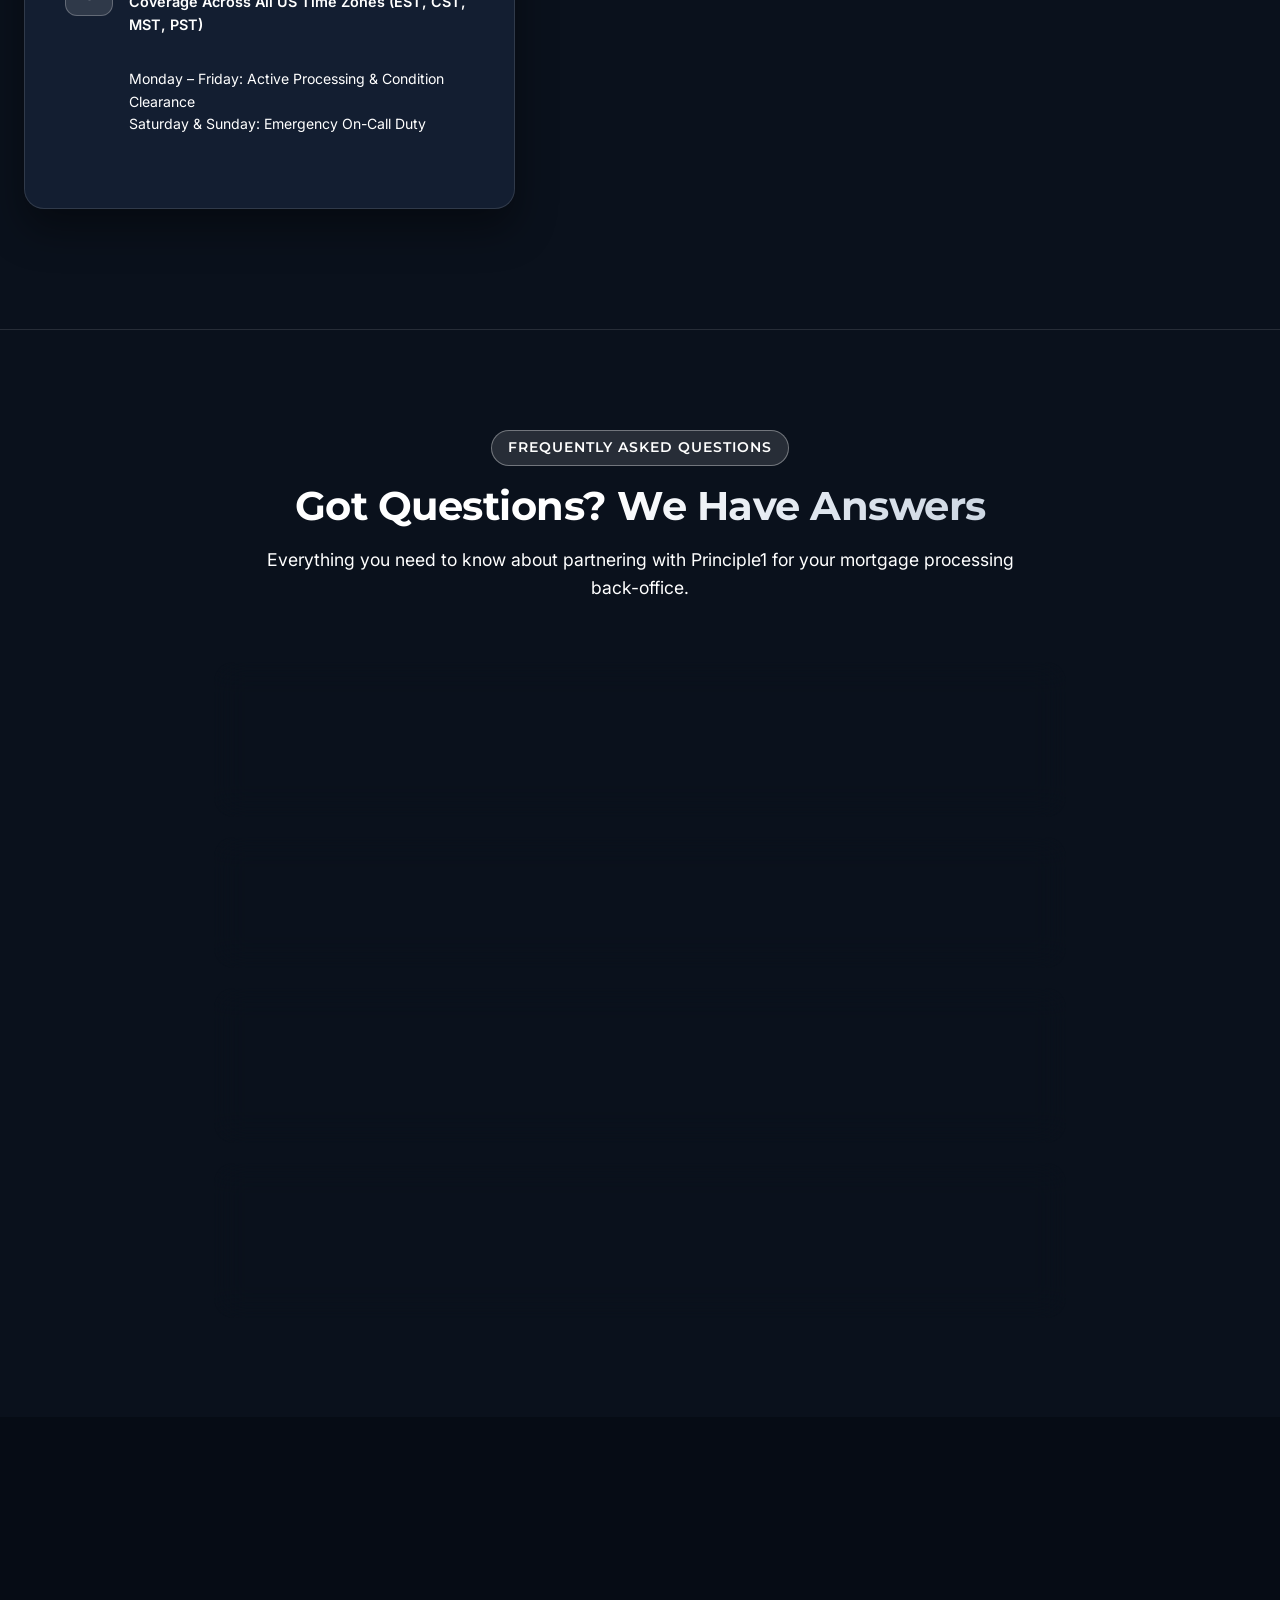
<file: contact.html>
<!DOCTYPE html>
<html lang="en">
<head>
  <meta charset="UTF-8">
  <meta name="viewport" content="width=device-width, initial-scale=1.0">
  <title></title>
  <meta name="description" content="">
  <meta name="keywords" content="US mortgage processing outsourcing, mortgage back-office support, AUS DU LPA underwriting, closing funding balancing, wholesale mortgage broker processing, NMLS quality control, Nikhil George Bose">
  <meta name="author" content="Principle 1 Professional Services">
  <meta name="robots" content="index, follow">

  <!-- Open Graph / Facebook / LinkedIn SEO -->
  <meta property="og:type" content="website">
  <meta property="og:site_name" content="Principle 1 Professional Services">
  <meta property="og:title" content="">
  <meta property="og:description" content="">


  <!-- Twitter Card SEO -->
  <meta name="twitter:card" content="summary_large_image">
  <meta name="twitter:title" content="">
  <meta name="twitter:description" content="Turnkey US mortgage processing and back-office solutions for wholesale lenders and mortgage brokers.">
  <meta name="twitter:image" content="images/banner.png">

  <!-- Favicon -->
  <link rel="icon" type="image/svg+xml" href="images/logo.svg">

  <!-- FontAwesome 6 Icons -->
  <link rel="stylesheet" href="https://cdnjs.cloudflare.com/ajax/libs/font-awesome/6.4.0/css/all.min.css">
  <!-- Stylesheet -->
  <link rel="stylesheet" href="css/style.css">

  <!-- Schema.org Structured Data (JSON-LD) -->
  <script type="application/ld+json">
  {
    "@context": "https://schema.org",
    "@type": "FinancialService",
    "name": "Principle 1 Professional Services",
    "image": "images/logo.png",
    "description": "Premier US mortgage processing outsourcing, AUS DU/LPA underwriter support, closing & funding balancing, and pre/post-closing quality control auditing.",
    "telephone": "+1-972-848-6868",
    "email": "nick@principle1pro.com",
    "priceRange": "$$",
    "address": {
      "@type": "PostalAddress",
      "streetAddress": "Skyline Builders, Cochin International Airport Road, Nedumbassery",
      "addressLocality": "Ernakulam",
      "addressRegion": "Kerala",
      "postalCode": "683111",
      "addressCountry": "IN"
    },
    "founders": [
      {
        "@type": "Person",
        "name": "Nikhil George Bose",
        "jobTitle": "Founder & Managing Director",
        "sameAs": "https://www.linkedin.com/in/nikhil-george-bose-8a9a63353/"
      },
      {
        "@type": "Person",
        "name": "Georgee Jacob",
        "jobTitle": "Founder & Managing Director",
        "email": "George@principle1pro.com"
      }
    ],
    "areaServed": "US",
    "sameAs": [
      "https://www.linkedin.com/in/nikhil-george-bose-8a9a63353/"
    ]
  }
  </script>
</head>
<body>

  <!-- Header / Navigation -->
  <header class="header-nav" id="headerNav">
    <div class="container nav-container">
      <a href="index.html" class="brand-logo">
        <img src="images/logo.svg" alt="Principle 1 Professional Services" class="brand-logo-img">
      </a>

      <nav class="nav-menu" id="navMenu">
        <a href="index.html" class="nav-link">Home</a>
        <a href="about.html" class="nav-link">About Us</a>
        <a href="services.html" class="nav-link">Services</a>
        <a href="contact.html" class="nav-link active">Contact Us</a>
      </nav>

      <div class="nav-actions">
        <button class="mobile-toggle" id="mobileToggle" aria-label="Toggle Navigation">
          <i class="fa-solid fa-bars"></i>
        </button>
      </div>
    </div>
  </header>



  <!-- Page Header Hero -->
  <section class="page-hero-skyline">
    <div class="container">
      <div class="subtitle-badge subtitle-badge-gold">
        <i class="fa-solid fa-headset"></i> Connect With Our Team
      </div>
      <h1 style="font-size:3rem; margin-bottom:16px;">
        Get in Touch With <span class="text-gradient-cyan">Principle1</span>
      </h1>
      <p style="color:var(--text-sub); font-size:1.15rem; max-width:700px; margin:0 auto;">
        Have a question about our processing model, need a free file audit, or interested in a back-office partnership? Send us a message below or chat on WhatsApp.
      </p>
    </div>
  </section>

  <!-- Contact Form & Info Grid -->
  <section class="contact-section">
    <div class="container contact-grid">
      
      <!-- Contact Info Box -->
      <div class="contact-info-box">
        <div class="subtitle-badge">Reach Us Directly</div>
        <h3>Corporate & Operations Contact</h3>
        <p>Our senior processing leads and client success managers are available 24/7 during US operating windows.</p>

        <div class="contact-detail-list">
          <div class="detail-item">
            <div class="detail-icon"><i class="fa-solid fa-phone-volume"></i></div>
            <div class="detail-text">
              <h5>US Calling Number</h5>
              <p><a href="tel:+19728486868" style="color:var(--accent-cyan); font-weight:600;"><i class="fa-solid fa-phone"></i> +1 (972) 848-6868</a></p>
              <p style="font-size:0.85rem; color:var(--text-sub);">Wilmer, Texas, United States</p>
            </div>
          </div>

          <div class="detail-item">
            <div class="detail-icon" style="background:rgba(37, 211, 102, 0.1); border-color:var(--accent-emerald); color:var(--accent-emerald);"><i class="fa-brands fa-whatsapp"></i></div>
            <div class="detail-text">
              <h5>WhatsApp Support (UAE)</h5>
              <p><a href="https://wa.me/971585738055" target="_blank" style="color:var(--accent-emerald); font-weight:600;"><i class="fa-brands fa-whatsapp"></i> +971 58 573 8055 (Instant Chat)</a></p>
              <p style="font-size:0.85rem; color:var(--text-sub);">24/7 Back-Office WhatsApp Integration</p>
            </div>
          </div>

          <div class="detail-item">
            <div class="detail-icon"><i class="fa-solid fa-envelope-open-text"></i></div>
            <div class="detail-text">
              <h5>Executive Leadership Contact</h5>
              <div style="display:flex; flex-direction:column; gap:12px; margin-top:8px;">
                <div>
                  <div style="font-weight:700; color:#FFFFFF; font-size:0.95rem;">Nikhil George Bose</div>
                  <a href="mailto:nick@principle1pro.com" style="color:#FFFFFF; font-weight:600; font-size:0.88rem;"><i class="fa-solid fa-envelope"></i> nick@principle1pro.com</a>
                </div>
                <div>
                  <div style="font-weight:700; color:#FFFFFF; font-size:0.95rem;">Georgee Jacob</div>
                  <a href="mailto:George@principle1pro.com" style="color:#FFFFFF; font-weight:600; font-size:0.88rem;"><i class="fa-solid fa-envelope"></i> George@principle1pro.com</a>
                </div>
              </div>
            </div>
          </div>

          <div class="detail-item">
            <div class="detail-icon"><i class="fa-solid fa-building-flag"></i></div>
            <div class="detail-text">
              <h5>Operations Office Address</h5>
              <p style="font-weight:600; color:var(--text-main); margin-bottom:4px;">Skyline Builders</p>
              <p style="font-size:0.9rem; color:var(--text-sub); line-height:1.5;">
                Cochin International Airport Road<br>
                Kochi Airport P.O., Nedumbassery<br>
                Ernakulam, Kerala – 683111, India
              </p>
              <p style="font-size:0.82rem; color:var(--text-muted); margin-top:6px;">*Serving US Mortgage Brokers & Lenders across all 50 US States.</p>
            </div>
          </div>

          <div class="detail-item">
            <div class="detail-icon"><i class="fa-solid fa-clock"></i></div>
            <div class="detail-text">
              <h5>US Operating Hours</h5>
              <p style="color:var(--accent-gold-light); font-weight:600;">Coverage Across All US Time Zones (EST, CST, MST, PST)</p>
              <p style="font-size:0.88rem; color:var(--text-sub);">Monday – Friday: Active Processing & Condition Clearance<br>Saturday & Sunday: Emergency On-Call Duty</p>
            </div>
          </div>
        </div>
      </div>

      <!-- Contact Form Card -->
      <div class="contact-form-card">
        <div class="subtitle-badge subtitle-badge-gold" style="margin-bottom:12px;">Instant Inquiry</div>
        <h3 style="font-size:1.8rem; margin-bottom:8px; color:var(--text-main);">Send Us a Message</h3>
        <p style="color:var(--text-sub); margin-bottom:24px; font-size:0.95rem;">Submitting this inquiry will connect you directly with our processing desk on WhatsApp.</p>

        <form id="contactForm">
          <div class="form-group">
            <label for="fullName">Your Full Name *</label>
            <input type="text" id="fullName" class="form-control" placeholder="e.g. John Smith" required>
          </div>

          <div class="form-row">
            <div class="form-group">
              <label for="phone">Phone / WhatsApp Number *</label>
              <input type="tel" id="phone" class="form-control" placeholder="+1 (555) 000-0000" required>
            </div>
            <div class="form-group">
              <label for="serviceSelect">Service Needed *</label>
              <select id="serviceSelect" class="form-control" required style="cursor:pointer;">
                <option value="End-to-End Mortgage Processing">End-to-End Mortgage Processing</option>
                <option value="Closing & Funding Support">Closing & Funding Support</option>
                <option value="AUS DU/LPA Underwriting">AUS DU/LPA Underwriting Support</option>
                <option value="HO6 & Appraisal Ops">HO6, Master Policy & Appraisal Desk</option>
                <option value="Audit & Quality Control">Pre/Post-Closing Audit & QC</option>
                <option value="M&A Support">Mortgage M&A Back-Office Support</option>
              </select>
            </div>
          </div>

          <div class="form-group">
            <label for="message">How Can We Help Your Pipeline? *</label>
            <textarea id="message" class="form-control" placeholder="Mention your loan types (FHA, VA, Conv), monthly volume, or processing requirements..." required style="min-height:100px;"></textarea>
          </div>

          <button type="submit" class="btn btn-whatsapp-submit">
            <i class="fa-brands fa-whatsapp" style="font-size:1.3rem; flex-shrink:0;"></i> <span>Send Inquiry via WhatsApp</span>
          </button>
        </form>
      </div>
    </div>
  </section>

  <script>
  document.addEventListener('DOMContentLoaded', function() {
    const contactForm = document.getElementById('contactForm');
    if (contactForm) {
      contactForm.addEventListener('submit', function(e) {
        e.preventDefault();
        const name = document.getElementById('fullName').value.trim();
        const phone = document.getElementById('phone').value.trim();
        const service = document.getElementById('serviceSelect').value;
        const msg = document.getElementById('message').value.trim();

        const text = `Hello Principle1 Team,\n\nI would like to inquire about your services:\n\n*Name:* ${name}\n*Phone:* ${phone}\n*Service Requested:* ${service}\n*Message:* ${msg}`;

        const whatsappUrl = `https://wa.me/971585738055?text=${encodeURIComponent(text)}`;
        window.open(whatsappUrl, '_blank');
      });
    }
  });
  </script>

  <!-- FAQ Section -->
  <section style="padding:100px 0; background:var(--bg-main); border-top:1px solid var(--border-glass);">
    <div class="container" style="max-width:900px;">
      <div class="section-header">
        <div class="subtitle-badge">Frequently Asked Questions</div>
        <h2>Got Questions? <span class="text-gradient-cyan">We Have Answers</span></h2>
        <p>Everything you need to know about partnering with Principle1 for your mortgage processing back-office.</p>
      </div>

      <div style="display:flex; flex-direction:column; gap:20px;">
        <div class="glass-card" style="padding:24px;">
          <h4 style="font-size:1.15rem; color:var(--accent-gold-light); margin-bottom:10px;">
            <i class="fa-solid fa-circle-question"></i> How does your performance-based pricing work?
          </h4>
          <p style="color:var(--text-sub); font-size:0.95rem; line-height:1.6;">
            We operate on a strictly performance-based fee structure: you only pay us when the loan file successfully closes and funds. If a loan is cancelled or denied, you pay nothing. There are zero upfront monthly retainers or setup charges.
          </p>
        </div>

        <div class="glass-card" style="padding:24px;">
          <h4 style="font-size:1.15rem; color:var(--accent-cyan); margin-bottom:10px;">
            <i class="fa-solid fa-circle-question"></i> What is your typical turnaround time for file setup and disclosures?
          </h4>
          <p style="color:var(--text-sub); font-size:0.95rem; line-height:1.6;">
            Initial file setup, 1003 audit, and initial lender disclosure generation are executed within 24 hours of file receipt. Our 24/7 operating window allows us to process files overnight while your local office is closed.
          </p>
        </div>

        <div class="glass-card" style="padding:24px;">
          <h4 style="font-size:1.15rem; color:var(--accent-emerald); margin-bottom:10px;">
            <i class="fa-solid fa-circle-question"></i> How do you protect borrower Non-Public Personal Information (NPI)?
          </h4>
          <p style="color:var(--text-sub); font-size:0.95rem; line-height:1.6;">
            All data transmissions occur over encrypted 256-bit SSL channels inside your secure Loan Origination System (LOS). We adhere strictly to GLBA, SOC-2, and NMLS data security compliance rules with zero local document retention.
          </p>
        </div>

        <div class="glass-card" style="padding:24px;">
          <h4 style="font-size:1.15rem; color:var(--accent-gold-light); margin-bottom:10px;">
            <i class="fa-solid fa-circle-question"></i> Which Loan Origination Systems (LOS) do your processors support?
          </h4>
          <p style="color:var(--text-sub); font-size:0.95rem; line-height:1.6;">
            Our senior processors are trained across all primary US LOS platforms including ICE Encompass, Calyx Point, ARIVE, BytePro, and Mortgage Builder, as well as wholesale lender portals (Rocket, UWM, Pennymac, LoanDepot, Homepoint, etc.).
          </p>
        </div>
      </div>
    </div>
  </section>



  <!-- Footer -->
  <footer style="background:rgba(7, 12, 20, 0.85) !important; backdrop-filter:blur(16px); -webkit-backdrop-filter:blur(16px); padding:80px 0 160px 0 !important; margin-bottom:0 !important; border-top:1px solid rgba(212, 175, 55, 0.25);">
    <div class="container">
      <div class="footer-grid">
        <div class="footer-col">
          <a href="index.html" class="brand-logo">
            <img src="images/logo.svg" alt="Principle 1 Professional Services" class="brand-logo-img-sm">
          </a>
          <p style="margin-bottom:20px; line-height:1.7;">
            Principle1 is a premier US mortgage processing and back-office solutions provider. We deliver end-to-end loan setup, AUS execution, underwriting support, closing/funding coordination, and quality control audits for brokers and lenders nationwide.
          </p>
          <div style="display:flex; gap:12px; font-size:1.2rem;">
            <a href="#" style="color:var(--text-sub);"><i class="fa-brands fa-linkedin"></i></a>
            <a href="#" style="color:var(--text-sub);"><i class="fa-brands fa-facebook"></i></a>
            <a href="#" style="color:var(--text-sub);"><i class="fa-brands fa-x-twitter"></i></a>
            <a href="https://wa.me/971585738055" target="_blank" style="color:var(--accent-emerald);"><i class="fa-brands fa-whatsapp"></i></a>
          </div>
        </div>

        <div class="footer-col">
          <h4>Quick Links</h4>
          <div class="footer-links">
            <a href="index.html"><i class="fa-solid fa-chevron-right" style="font-size:0.75rem;"></i> Home</a>
            <a href="about.html"><i class="fa-solid fa-chevron-right" style="font-size:0.75rem;"></i> About Us</a>
            <a href="services.html"><i class="fa-solid fa-chevron-right" style="font-size:0.75rem;"></i> Our Services</a>
            <a href="contact.html"><i class="fa-solid fa-chevron-right" style="font-size:0.75rem;"></i> Contact Us</a>
          </div>
        </div>

        <div class="footer-col">
          <h4>Core Solutions</h4>
          <div class="footer-links">
            <a href="services.html"><i class="fa-solid fa-chevron-right" style="font-size:0.75rem;"></i> Processor Exp - US Mortgage</a>
            <a href="services.html"><i class="fa-solid fa-chevron-right" style="font-size:0.75rem;"></i> End-to-End Processing</a>
            <a href="services.html"><i class="fa-solid fa-chevron-right" style="font-size:0.75rem;"></i> Closing & Funding Desk</a>
            <a href="services.html"><i class="fa-solid fa-chevron-right" style="font-size:0.75rem;"></i> AUS DU/LPA Underwriting</a>
            <a href="services.html"><i class="fa-solid fa-chevron-right" style="font-size:0.75rem;"></i> Pre & Post-Closing Audit</a>
            <a href="services.html"><i class="fa-solid fa-chevron-right" style="font-size:0.75rem;"></i> M&A Portfolio Scaling</a>
          </div>
        </div>

        <div class="footer-col">
          <h4>Contact & Hours</h4>
          <p style="margin-bottom:12px; line-height:1.5; color:#CBD5E1;"><i class="fa-solid fa-location-dot" style="color:#FFFFFF;"></i> <strong style="color:#FFFFFF;">Skyline Builders</strong>, Cochin Airport Rd, Nedumbassery, Ernakulam, Kerala – 683111, India</p>
          <p style="margin-bottom:8px;"><a href="tel:+19728486868" style="color:#94A3B8;"><i class="fa-solid fa-phone" style="color:#FFFFFF;"></i> US Call: <strong style="color:#FFFFFF;">+1 (972) 848-6868</strong></a></p>
          <p style="margin-bottom:10px;"><a href="https://wa.me/971585738055" target="_blank" style="color:#25D366; font-weight:600;"><i class="fa-brands fa-whatsapp"></i> WhatsApp: +971 58 573 8055</a></p>
          <p style="margin-bottom:6px;"><a href="mailto:nick@principle1pro.com" style="color:#FFFFFF; font-weight:600;"><i class="fa-solid fa-envelope"></i> nick@principle1pro.com</a></p>
          <p style="margin-bottom:12px;"><a href="mailto:George@principle1pro.com" style="color:#FFFFFF; font-weight:600;"><i class="fa-solid fa-envelope"></i> George@principle1pro.com</a></p>
          <p style="color:#FFFFFF; font-weight:600; font-size:0.85rem;"><i class="fa-solid fa-clock"></i> Coverage Across All US Time Zones (EST, CST, MST, PST)</p>
        </div>
      </div>

      <div class="footer-bottom">
        <div>&copy; 2026 Principle 1 Professional Services. All Rights Reserved. Equal Housing Opportunity. | Site designed &amp; developed by <a href="https://perumalilcreative.com/" target="_blank" rel="noopener" style="color:#FFFFFF; font-weight:700; text-decoration:underline;">Perumalil Creative</a></div>
        <div style="display:flex; gap:20px;">
          <a href="#">Privacy Policy</a>
          <a href="#">Terms of Service</a>
          <a href="#">NMLS Compliance</a>
        </div>
      </div>
    </div>
  </footer>

  <!-- Service Details Modal Overlay -->
  <div class="modal-overlay" id="serviceModal">
    <div class="modal-content">
      <button class="modal-close" id="modalClose">&times;</button>
      <h3 id="modalTitle" style="font-size:1.8rem; margin-bottom:20px; color:var(--text-main);">Service Details</h3>
      <div id="modalBody" style="line-height:1.7;"></div>
      <div style="margin-top:24px; text-align:right;">
        <a href="https://wa.me/971585738055" target="_blank" class="btn btn-primary btn-sm">
          <i class="fa-brands fa-whatsapp"></i> Get Started on WhatsApp
        </a>
      </div>
    </div>
  </div>

  <!-- Floating WhatsApp Button -->
  <a href="https://wa.me/971585738055" class="floating-whatsapp" target="_blank" aria-label="Chat on WhatsApp">
    <i class="fa-brands fa-whatsapp"></i>
  </a>

  <!-- JavaScript -->
  <script src="js/main.js"></script>
</body>
</html>
</file>
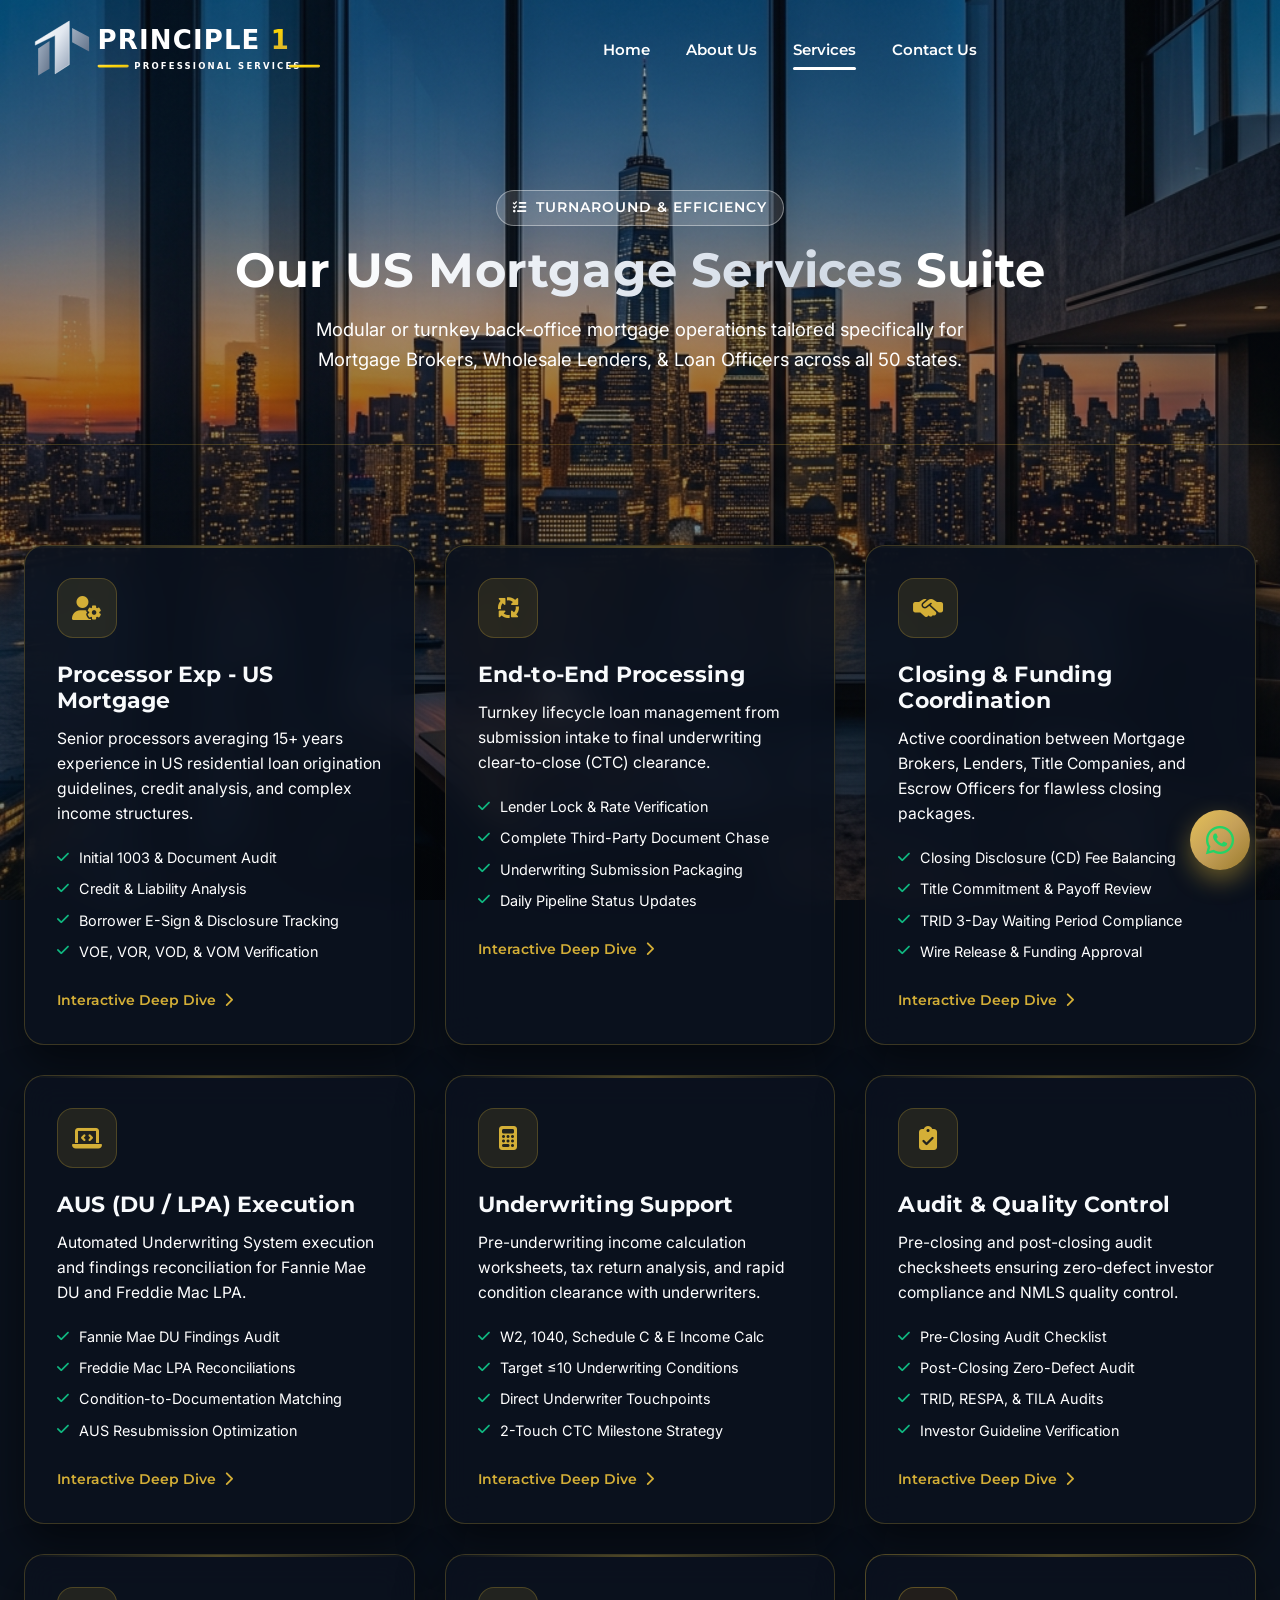
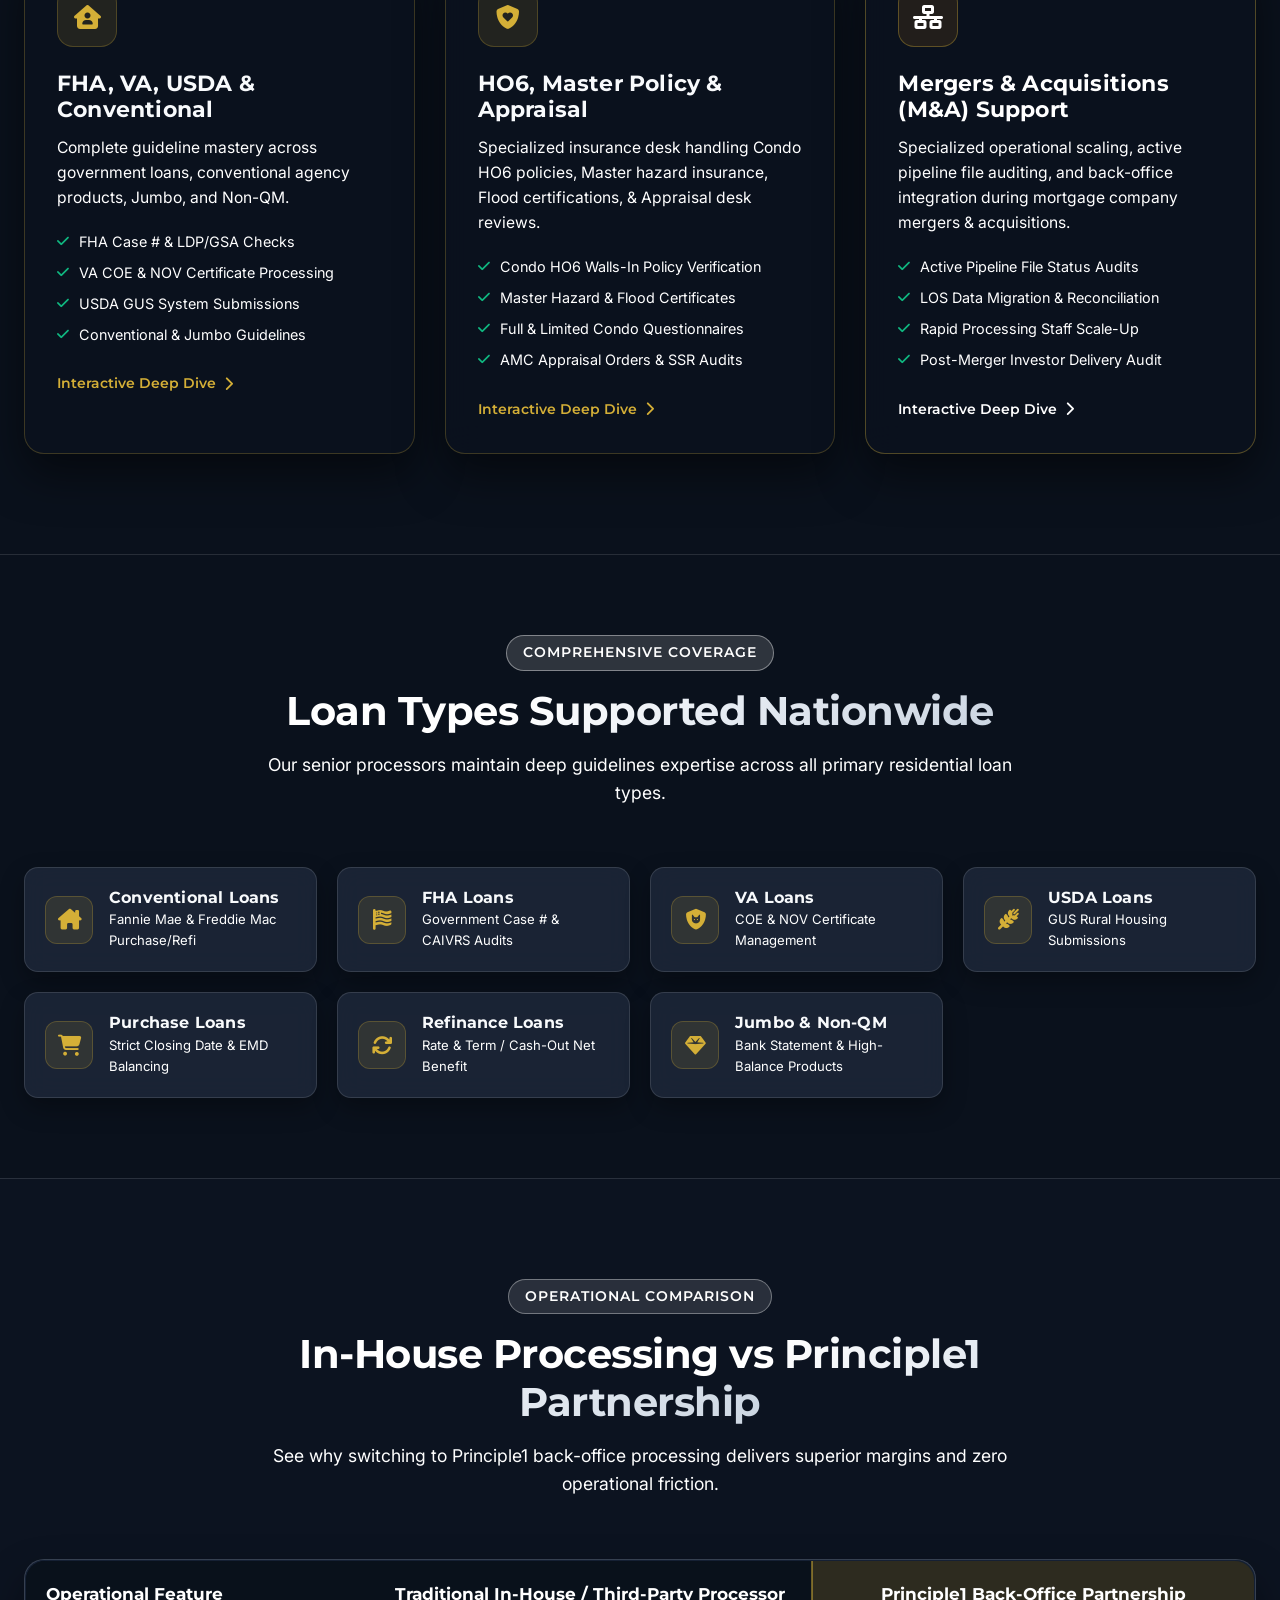
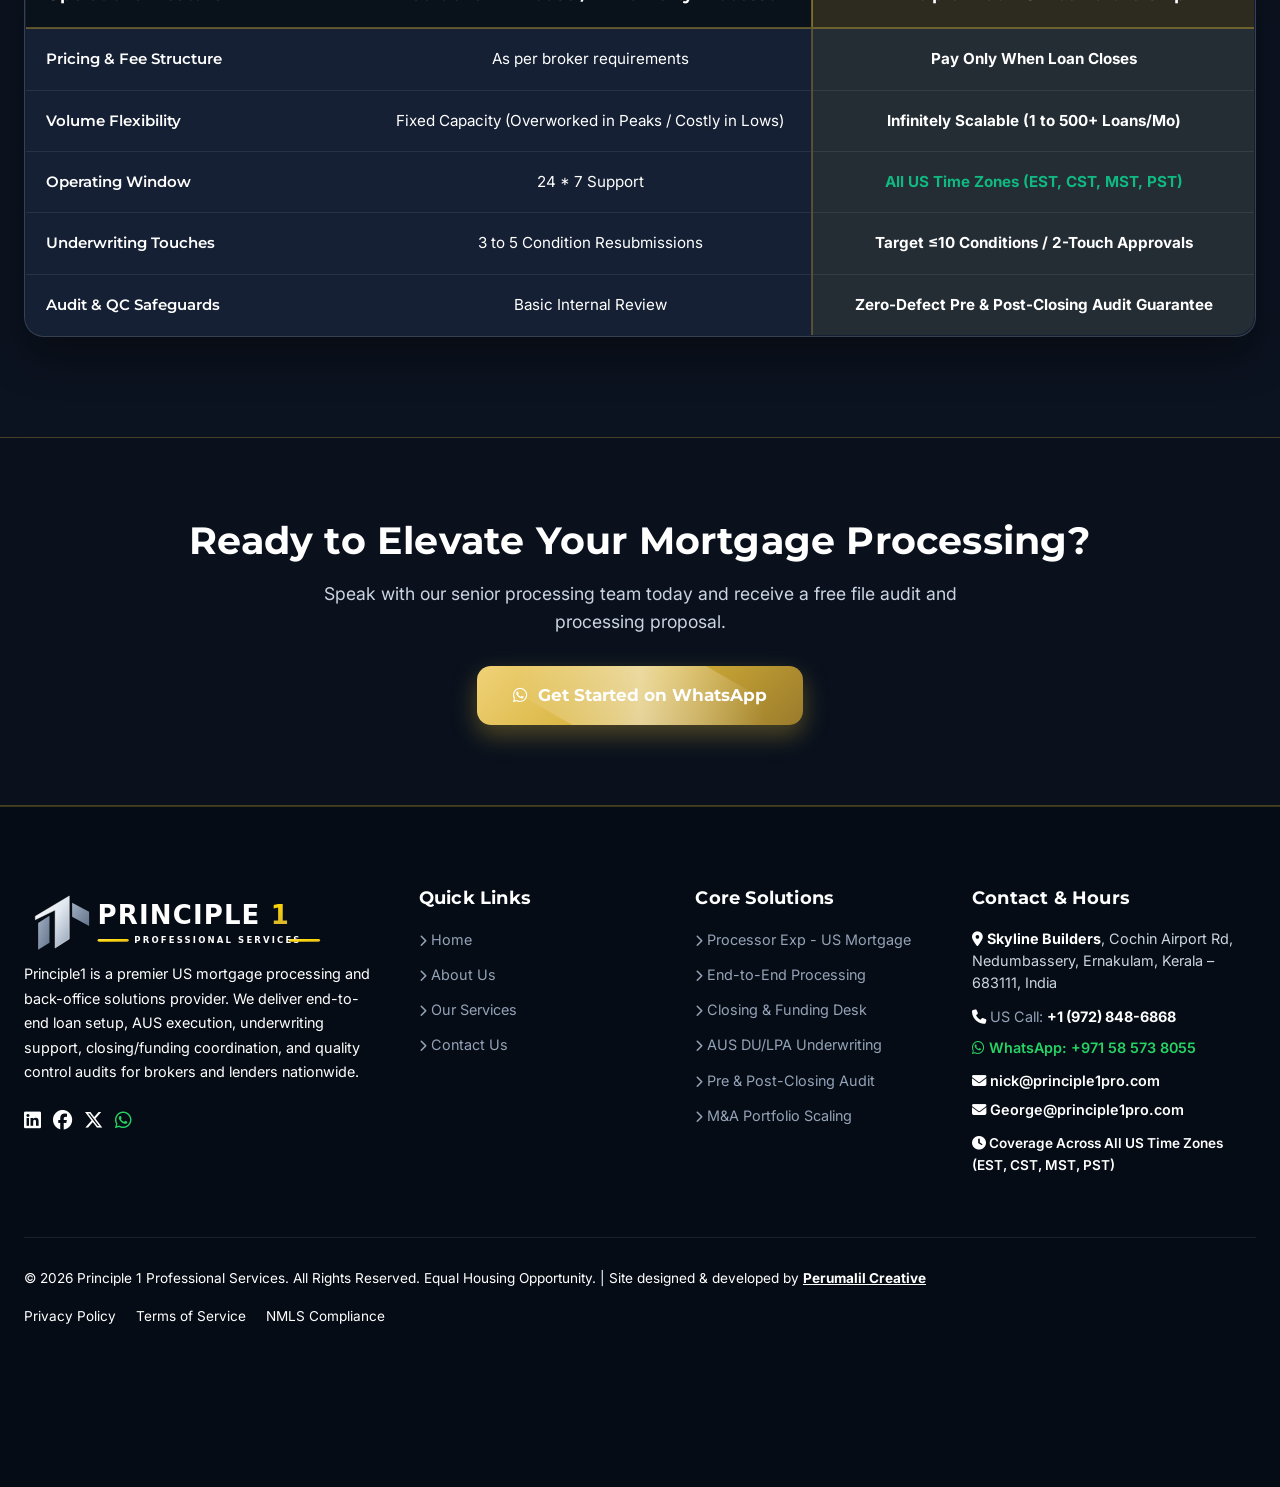
<file: services.html>
<!DOCTYPE html>
<html lang="en">
<head>
  <meta charset="UTF-8">
  <meta name="viewport" content="width=device-width, initial-scale=1.0">
  <title></title>
  <meta name="description" content="">
  <meta name="keywords" content="US mortgage processing outsourcing, mortgage back-office support, AUS DU LPA underwriting, closing funding balancing, wholesale mortgage broker processing, NMLS quality control, Nikhil George Bose">
  <meta name="author" content="Principle 1 Professional Services">
  <meta name="robots" content="index, follow">

  <!-- Open Graph / Facebook / LinkedIn SEO -->
  <meta property="og:type" content="website">
  <meta property="og:site_name" content="Principle 1 Professional Services">
  <meta property="og:title" content="">
  <meta property="og:description" content="">


  <!-- Twitter Card SEO -->
  <meta name="twitter:card" content="summary_large_image">
  <meta name="twitter:title" content="">
  <meta name="twitter:description" content="Turnkey US mortgage processing and back-office solutions for wholesale lenders and mortgage brokers.">
  <meta name="twitter:image" content="images/banner.png">

  <!-- Favicon -->
  <link rel="icon" type="image/svg+xml" href="images/logo.svg">

  <!-- FontAwesome 6 Icons -->
  <link rel="stylesheet" href="https://cdnjs.cloudflare.com/ajax/libs/font-awesome/6.4.0/css/all.min.css">
  <!-- Stylesheet -->
  <link rel="stylesheet" href="css/style.css">

  <!-- Schema.org Structured Data (JSON-LD) -->
  <script type="application/ld+json">
  {
    "@context": "https://schema.org",
    "@type": "FinancialService",
    "name": "Principle 1 Professional Services",
    "image": "images/logo.png",
    "description": "Premier US mortgage processing outsourcing, AUS DU/LPA underwriter support, closing & funding balancing, and pre/post-closing quality control auditing.",
    "telephone": "+1-972-848-6868",
    "email": "nick@principle1pro.com",
    "priceRange": "$$",
    "address": {
      "@type": "PostalAddress",
      "streetAddress": "Skyline Builders, Cochin International Airport Road, Nedumbassery",
      "addressLocality": "Ernakulam",
      "addressRegion": "Kerala",
      "postalCode": "683111",
      "addressCountry": "IN"
    },
    "founders": [
      {
        "@type": "Person",
        "name": "Nikhil George Bose",
        "jobTitle": "Founder & Managing Director",
        "sameAs": "https://www.linkedin.com/in/nikhil-george-bose-8a9a63353/"
      },
      {
        "@type": "Person",
        "name": "Georgee Jacob",
        "jobTitle": "Founder & Managing Director",
        "email": "George@principle1pro.com"
      }
    ],
    "areaServed": "US",
    "sameAs": [
      "https://www.linkedin.com/in/nikhil-george-bose-8a9a63353/"
    ]
  }
  </script>
</head>
<body>

  <!-- Header / Navigation -->
  <header class="header-nav" id="headerNav">
    <div class="container nav-container">
      <a href="index.html" class="brand-logo">
        <img src="images/logo.svg" alt="Principle 1 Professional Services" class="brand-logo-img">
      </a>

      <nav class="nav-menu" id="navMenu">
        <a href="index.html" class="nav-link">Home</a>
        <a href="about.html" class="nav-link">About Us</a>
        <a href="services.html" class="nav-link active">Services</a>
        <a href="contact.html" class="nav-link">Contact Us</a>
      </nav>

      <div class="nav-actions">
        <button class="mobile-toggle" id="mobileToggle" aria-label="Toggle Navigation">
          <i class="fa-solid fa-bars"></i>
        </button>
      </div>
    </div>
  </header>



  <!-- Page Header Hero -->
  <section class="page-hero-skyline">
    <div class="container">
      <div class="subtitle-badge subtitle-badge-gold">
        <i class="fa-solid fa-list-check"></i> Turnaround & Efficiency
      </div>
      <h1 style="font-size:3rem; margin-bottom:16px;">
        Our <span class="text-gradient-cyan">US Mortgage Services</span> Suite
      </h1>
      <p style="color:var(--text-sub); font-size:1.15rem; max-width:700px; margin:0 auto;">
        Modular or turnkey back-office mortgage operations tailored specifically for Mortgage Brokers, Wholesale Lenders, & Loan Officers across all 50 states.
      </p>
    </div>
  </section>

  <!-- Services Grid Section -->
  <section style="padding:100px 0; background:var(--bg-main);">
    <div class="container">
      <div class="services-grid">
        
        <!-- 1. Processor Exp - US Mortgage -->
        <div class="glass-card service-card">
          <div class="service-icon-box"><i class="fa-solid fa-user-gear"></i></div>
          <h3>Processor Exp - US Mortgage</h3>
          <p>Senior processors averaging 15+ years experience in US residential loan origination guidelines, credit analysis, and complex income structures.</p>
          <ul class="service-features-list">
            <li><i class="fa-solid fa-check"></i> Initial 1003 & Document Audit</li>
            <li><i class="fa-solid fa-check"></i> Credit & Liability Analysis</li>
            <li><i class="fa-solid fa-check"></i> Borrower E-Sign & Disclosure Tracking</li>
            <li><i class="fa-solid fa-check"></i> VOE, VOR, VOD, & VOM Verification</li>
          </ul>
          <a href="#" class="card-link open-service-modal" data-service="processor-exp">
            Interactive Deep Dive <i class="fa-solid fa-chevron-right"></i>
          </a>
        </div>

        <!-- 2. End to End Processing -->
        <div class="glass-card service-card">
          <div class="service-icon-box"><i class="fa-solid fa-arrows-spin"></i></div>
          <h3>End-to-End Processing</h3>
          <p>Turnkey lifecycle loan management from submission intake to final underwriting clear-to-close (CTC) clearance.</p>
          <ul class="service-features-list">
            <li><i class="fa-solid fa-check"></i> Lender Lock & Rate Verification</li>
            <li><i class="fa-solid fa-check"></i> Complete Third-Party Document Chase</li>
            <li><i class="fa-solid fa-check"></i> Underwriting Submission Packaging</li>
            <li><i class="fa-solid fa-check"></i> Daily Pipeline Status Updates</li>
          </ul>
          <a href="#" class="card-link open-service-modal" data-service="end-to-end">
            Interactive Deep Dive <i class="fa-solid fa-chevron-right"></i>
          </a>
        </div>

        <!-- 3. Closing & Funding -->
        <div class="glass-card service-card">
          <div class="service-icon-box"><i class="fa-solid fa-handshake-simple"></i></div>
          <h3>Closing & Funding Coordination</h3>
          <p>Active coordination between Mortgage Brokers, Lenders, Title Companies, and Escrow Officers for flawless closing packages.</p>
          <ul class="service-features-list">
            <li><i class="fa-solid fa-check"></i> Closing Disclosure (CD) Fee Balancing</li>
            <li><i class="fa-solid fa-check"></i> Title Commitment & Payoff Review</li>
            <li><i class="fa-solid fa-check"></i> TRID 3-Day Waiting Period Compliance</li>
            <li><i class="fa-solid fa-check"></i> Wire Release & Funding Approval</li>
          </ul>
          <a href="#" class="card-link open-service-modal" data-service="closing-funding">
            Interactive Deep Dive <i class="fa-solid fa-chevron-right"></i>
          </a>
        </div>

        <!-- 4. AUS Execution -->
        <div class="glass-card service-card">
          <div class="service-icon-box"><i class="fa-solid fa-laptop-code"></i></div>
          <h3>AUS (DU / LPA) Execution</h3>
          <p>Automated Underwriting System execution and findings reconciliation for Fannie Mae DU and Freddie Mac LPA.</p>
          <ul class="service-features-list">
            <li><i class="fa-solid fa-check"></i> Fannie Mae DU Findings Audit</li>
            <li><i class="fa-solid fa-check"></i> Freddie Mac LPA Reconciliations</li>
            <li><i class="fa-solid fa-check"></i> Condition-to-Documentation Matching</li>
            <li><i class="fa-solid fa-check"></i> AUS Resubmission Optimization</li>
          </ul>
          <a href="#" class="card-link open-service-modal" data-service="aus-underwriting">
            Interactive Deep Dive <i class="fa-solid fa-chevron-right"></i>
          </a>
        </div>

        <!-- 5. Underwriting Support -->
        <div class="glass-card service-card">
          <div class="service-icon-box"><i class="fa-solid fa-calculator"></i></div>
          <h3>Underwriting Support</h3>
          <p>Pre-underwriting income calculation worksheets, tax return analysis, and rapid condition clearance with underwriters.</p>
          <ul class="service-features-list">
            <li><i class="fa-solid fa-check"></i> W2, 1040, Schedule C & E Income Calc</li>
            <li><i class="fa-solid fa-check"></i> Target ≤10 Underwriting Conditions</li>
            <li><i class="fa-solid fa-check"></i> Direct Underwriter Touchpoints</li>
            <li><i class="fa-solid fa-check"></i> 2-Touch CTC Milestone Strategy</li>
          </ul>
          <a href="#" class="card-link open-service-modal" data-service="aus-underwriting">
            Interactive Deep Dive <i class="fa-solid fa-chevron-right"></i>
          </a>
        </div>

        <!-- 6. Audit & Quality Control -->
        <div class="glass-card service-card">
          <div class="service-icon-box"><i class="fa-solid fa-clipboard-check"></i></div>
          <h3>Audit & Quality Control</h3>
          <p>Pre-closing and post-closing audit checksheets ensuring zero-defect investor compliance and NMLS quality control.</p>
          <ul class="service-features-list">
            <li><i class="fa-solid fa-check"></i> Pre-Closing Audit Checklist</li>
            <li><i class="fa-solid fa-check"></i> Post-Closing Zero-Defect Audit</li>
            <li><i class="fa-solid fa-check"></i> TRID, RESPA, & TILA Audits</li>
            <li><i class="fa-solid fa-check"></i> Investor Guideline Verification</li>
          </ul>
          <a href="#" class="card-link open-service-modal" data-service="audit-qc">
            Interactive Deep Dive <i class="fa-solid fa-chevron-right"></i>
          </a>
        </div>

        <!-- 7. Loan Product Coverage -->
        <div class="glass-card service-card">
          <div class="service-icon-box"><i class="fa-solid fa-house-user"></i></div>
          <h3>FHA, VA, USDA & Conventional</h3>
          <p>Complete guideline mastery across government loans, conventional agency products, Jumbo, and Non-QM.</p>
          <ul class="service-features-list">
            <li><i class="fa-solid fa-check"></i> FHA Case # & LDP/GSA Checks</li>
            <li><i class="fa-solid fa-check"></i> VA COE & NOV Certificate Processing</li>
            <li><i class="fa-solid fa-check"></i> USDA GUS System Submissions</li>
            <li><i class="fa-solid fa-check"></i> Conventional & Jumbo Guidelines</li>
          </ul>
          <a href="#" class="card-link open-service-modal" data-service="processor-exp">
            Interactive Deep Dive <i class="fa-solid fa-chevron-right"></i>
          </a>
        </div>

        <!-- 8. HO6, Master Policy & Appraisal -->
        <div class="glass-card service-card">
          <div class="service-icon-box"><i class="fa-solid fa-shield-heart"></i></div>
          <h3>HO6, Master Policy & Appraisal</h3>
          <p>Specialized insurance desk handling Condo HO6 policies, Master hazard insurance, Flood certifications, & Appraisal desk reviews.</p>
          <ul class="service-features-list">
            <li><i class="fa-solid fa-check"></i> Condo HO6 Walls-In Policy Verification</li>
            <li><i class="fa-solid fa-check"></i> Master Hazard & Flood Certificates</li>
            <li><i class="fa-solid fa-check"></i> Full & Limited Condo Questionnaires</li>
            <li><i class="fa-solid fa-check"></i> AMC Appraisal Orders & SSR Audits</li>
          </ul>
          <a href="#" class="card-link open-service-modal" data-service="ho6-appraisal">
            Interactive Deep Dive <i class="fa-solid fa-chevron-right"></i>
          </a>
        </div>

        <!-- 9. Mergers & Acquisitions (M&A) Support -->
        <div class="glass-card service-card" style="border-color:var(--border-gold);">
          <div class="service-icon-box" style="background:rgba(245, 158, 11, 0.1); border-color:var(--border-gold); color:var(--accent-gold);"><i class="fa-solid fa-network-wired"></i></div>
          <h3 style="color:var(--accent-gold-light);">Mergers & Acquisitions (M&A) Support</h3>
          <p>Specialized operational scaling, active pipeline file auditing, and back-office integration during mortgage company mergers & acquisitions.</p>
          <ul class="service-features-list">
            <li><i class="fa-solid fa-check"></i> Active Pipeline File Status Audits</li>
            <li><i class="fa-solid fa-check"></i> LOS Data Migration & Reconciliation</li>
            <li><i class="fa-solid fa-check"></i> Rapid Processing Staff Scale-Up</li>
            <li><i class="fa-solid fa-check"></i> Post-Merger Investor Delivery Audit</li>
          </ul>
          <a href="#" class="card-link open-service-modal" data-service="ma-support" style="color:var(--accent-gold-light);">
            Interactive Deep Dive <i class="fa-solid fa-chevron-right"></i>
          </a>
        </div>

      </div>
    </div>
  </section>

  <!-- Supported Loan Types Grid Section -->
  <section style="padding:80px 0; background:var(--bg-main); border-top:1px solid var(--border-glass);">
    <div class="container">
      <div class="section-header">
        <div class="subtitle-badge subtitle-badge-gold">Comprehensive Coverage</div>
        <h2>Loan Types <span class="text-gradient-cyan">Supported Nationwide</span></h2>
        <p>Our senior processors maintain deep guidelines expertise across all primary residential loan types.</p>
      </div>

      <div class="products-grid">
        <div class="product-pill-card">
          <div class="product-icon"><i class="fa-solid fa-house-chimney"></i></div>
          <div class="product-info">
            <h5>Conventional Loans</h5>
            <p>Fannie Mae & Freddie Mac Purchase/Refi</p>
          </div>
        </div>

        <div class="product-pill-card">
          <div class="product-icon"><i class="fa-solid fa-flag-usa"></i></div>
          <div class="product-info">
            <h5>FHA Loans</h5>
            <p>Government Case # & CAIVRS Audits</p>
          </div>
        </div>

        <div class="product-pill-card">
          <div class="product-icon"><i class="fa-solid fa-shield-cat"></i></div>
          <div class="product-info">
            <h5>VA Loans</h5>
            <p>COE & NOV Certificate Management</p>
          </div>
        </div>

        <div class="product-pill-card">
          <div class="product-icon"><i class="fa-solid fa-wheat-awn"></i></div>
          <div class="product-info">
            <h5>USDA Loans</h5>
            <p>GUS Rural Housing Submissions</p>
          </div>
        </div>

        <div class="product-pill-card">
          <div class="product-icon"><i class="fa-solid fa-cart-shopping"></i></div>
          <div class="product-info">
            <h5>Purchase Loans</h5>
            <p>Strict Closing Date & EMD Balancing</p>
          </div>
        </div>

        <div class="product-pill-card">
          <div class="product-icon"><i class="fa-solid fa-arrows-rotate"></i></div>
          <div class="product-info">
            <h5>Refinance Loans</h5>
            <p>Rate & Term / Cash-Out Net Benefit</p>
          </div>
        </div>

        <div class="product-pill-card">
          <div class="product-icon"><i class="fa-solid fa-gem"></i></div>
          <div class="product-info">
            <h5>Jumbo & Non-QM</h5>
            <p>Bank Statement & High-Balance Products</p>
          </div>
        </div>
      </div>
    </div>
  </section>

  <!-- Comparison Matrix Table -->
  <section style="padding:100px 0; background:var(--bg-surface-1); border-top:1px solid var(--border-glass);">
    <div class="container">
      <div class="section-header">
        <div class="subtitle-badge">Operational Comparison</div>
        <h2>In-House Processing vs <span class="text-gradient-cyan">Principle1 Partnership</span></h2>
        <p>See why switching to Principle1 back-office processing delivers superior margins and zero operational friction.</p>
      </div>

      <div class="comparison-table-wrapper">
        <table class="comparison-table">
          <thead>
            <tr class="table-head-row">
              <th class="col-feature">Operational Feature</th>
              <th class="col-traditional">Traditional In-House / Third-Party Processor</th>
              <th class="col-principle1">Principle1 Back-Office Partnership</th>
            </tr>
          </thead>
          <tbody>
            <tr>
              <td class="cell-feature">Pricing & Fee Structure</td>
              <td class="cell-traditional">As per broker requirements</td>
              <td class="cell-principle1">Pay Only When Loan Closes</td>
            </tr>
            <tr>
              <td class="cell-feature">Volume Flexibility</td>
              <td class="cell-traditional">Fixed Capacity (Overworked in Peaks / Costly in Lows)</td>
              <td class="cell-principle1">Infinitely Scalable (1 to 500+ Loans/Mo)</td>
            </tr>
            <tr>
              <td class="cell-feature">Operating Window</td>
              <td class="cell-traditional">24 * 7 Support</td>
              <td class="cell-principle1" style="color:var(--accent-emerald);">All US Time Zones (EST, CST, MST, PST)</td>
            </tr>
            <tr>
              <td class="cell-feature">Underwriting Touches</td>
              <td class="cell-traditional">3 to 5 Condition Resubmissions</td>
              <td class="cell-principle1">Target ≤10 Conditions / 2-Touch Approvals</td>
            </tr>
            <tr>
              <td class="cell-feature">Audit & QC Safeguards</td>
              <td class="cell-traditional">Basic Internal Review</td>
              <td class="cell-principle1">Zero-Defect Pre & Post-Closing Audit Guarantee</td>
            </tr>
          </tbody>
        </table>
      </div>
    </div>
  </section>

  <!-- CTA Banner -->
  <section class="cta-banner-glass">
    <div class="container">
      <h2>Ready to Elevate Your Mortgage Processing?</h2>
      <p>
        Speak with our senior processing team today and receive a free file audit and processing proposal.
      </p>
      <a href="https://wa.me/971585738055" target="_blank" class="btn btn-gold" style="font-size:1.05rem; padding:16px 36px;">
        <i class="fa-brands fa-whatsapp"></i> Get Started on WhatsApp
      </a>
    </div>
  </section>



  <!-- Footer -->
  <footer style="background:rgba(7, 12, 20, 0.85) !important; backdrop-filter:blur(16px); -webkit-backdrop-filter:blur(16px); padding:80px 0 160px 0 !important; margin-bottom:0 !important; border-top:1px solid rgba(212, 175, 55, 0.25);">
    <div class="container">
      <div class="footer-grid">
        <div class="footer-col">
          <a href="index.html" class="brand-logo">
            <img src="images/logo.svg" alt="Principle 1 Professional Services" class="brand-logo-img-sm">
          </a>
          <p style="margin-bottom:20px; line-height:1.7;">
            Principle1 is a premier US mortgage processing and back-office solutions provider. We deliver end-to-end loan setup, AUS execution, underwriting support, closing/funding coordination, and quality control audits for brokers and lenders nationwide.
          </p>
          <div style="display:flex; gap:12px; font-size:1.2rem;">
            <a href="#" style="color:var(--text-sub);"><i class="fa-brands fa-linkedin"></i></a>
            <a href="#" style="color:var(--text-sub);"><i class="fa-brands fa-facebook"></i></a>
            <a href="#" style="color:var(--text-sub);"><i class="fa-brands fa-x-twitter"></i></a>
            <a href="https://wa.me/971585738055" target="_blank" style="color:var(--accent-emerald);"><i class="fa-brands fa-whatsapp"></i></a>
          </div>
        </div>

        <div class="footer-col">
          <h4>Quick Links</h4>
          <div class="footer-links">
            <a href="index.html"><i class="fa-solid fa-chevron-right" style="font-size:0.75rem;"></i> Home</a>
            <a href="about.html"><i class="fa-solid fa-chevron-right" style="font-size:0.75rem;"></i> About Us</a>
            <a href="services.html"><i class="fa-solid fa-chevron-right" style="font-size:0.75rem;"></i> Our Services</a>
            <a href="contact.html"><i class="fa-solid fa-chevron-right" style="font-size:0.75rem;"></i> Contact Us</a>
          </div>
        </div>

        <div class="footer-col">
          <h4>Core Solutions</h4>
          <div class="footer-links">
            <a href="services.html"><i class="fa-solid fa-chevron-right" style="font-size:0.75rem;"></i> Processor Exp - US Mortgage</a>
            <a href="services.html"><i class="fa-solid fa-chevron-right" style="font-size:0.75rem;"></i> End-to-End Processing</a>
            <a href="services.html"><i class="fa-solid fa-chevron-right" style="font-size:0.75rem;"></i> Closing & Funding Desk</a>
            <a href="services.html"><i class="fa-solid fa-chevron-right" style="font-size:0.75rem;"></i> AUS DU/LPA Underwriting</a>
            <a href="services.html"><i class="fa-solid fa-chevron-right" style="font-size:0.75rem;"></i> Pre & Post-Closing Audit</a>
            <a href="services.html"><i class="fa-solid fa-chevron-right" style="font-size:0.75rem;"></i> M&A Portfolio Scaling</a>
          </div>
        </div>

        <div class="footer-col">
          <h4>Contact & Hours</h4>
          <p style="margin-bottom:12px; line-height:1.5; color:#CBD5E1;"><i class="fa-solid fa-location-dot" style="color:#FFFFFF;"></i> <strong style="color:#FFFFFF;">Skyline Builders</strong>, Cochin Airport Rd, Nedumbassery, Ernakulam, Kerala – 683111, India</p>
          <p style="margin-bottom:8px;"><a href="tel:+19728486868" style="color:#94A3B8;"><i class="fa-solid fa-phone" style="color:#FFFFFF;"></i> US Call: <strong style="color:#FFFFFF;">+1 (972) 848-6868</strong></a></p>
          <p style="margin-bottom:10px;"><a href="https://wa.me/971585738055" target="_blank" style="color:#25D366; font-weight:600;"><i class="fa-brands fa-whatsapp"></i> WhatsApp: +971 58 573 8055</a></p>
          <p style="margin-bottom:6px;"><a href="mailto:nick@principle1pro.com" style="color:#FFFFFF; font-weight:600;"><i class="fa-solid fa-envelope"></i> nick@principle1pro.com</a></p>
          <p style="margin-bottom:12px;"><a href="mailto:George@principle1pro.com" style="color:#FFFFFF; font-weight:600;"><i class="fa-solid fa-envelope"></i> George@principle1pro.com</a></p>
          <p style="color:#FFFFFF; font-weight:600; font-size:0.85rem;"><i class="fa-solid fa-clock"></i> Coverage Across All US Time Zones (EST, CST, MST, PST)</p>
        </div>
      </div>

      <div class="footer-bottom">
        <div>&copy; 2026 Principle 1 Professional Services. All Rights Reserved. Equal Housing Opportunity. | Site designed &amp; developed by <a href="https://perumalilcreative.com/" target="_blank" rel="noopener" style="color:#FFFFFF; font-weight:700; text-decoration:underline;">Perumalil Creative</a></div>
        <div style="display:flex; gap:20px;">
          <a href="#">Privacy Policy</a>
          <a href="#">Terms of Service</a>
          <a href="#">NMLS Compliance</a>
        </div>
      </div>
    </div>
  </footer>

  <!-- Service Details Modal Overlay -->
  <div class="modal-overlay" id="serviceModal">
    <div class="modal-content">
      <button class="modal-close" id="modalClose">&times;</button>
      <h3 id="modalTitle" style="font-size:1.8rem; margin-bottom:20px; color:var(--text-main);">Service Details</h3>
      <div id="modalBody" style="line-height:1.7;"></div>
      <div style="margin-top:24px; text-align:right;">
        <a href="https://wa.me/971585738055" target="_blank" class="btn btn-primary btn-sm">
          <i class="fa-brands fa-whatsapp"></i> Get Started on WhatsApp
        </a>
      </div>
    </div>
  </div>

  <!-- Floating WhatsApp Button -->
  <a href="https://wa.me/971585738055" class="floating-whatsapp" target="_blank" aria-label="Chat on WhatsApp">
    <i class="fa-brands fa-whatsapp"></i>
  </a>

  <!-- JavaScript -->
  <script src="js/main.js"></script>
</body>
</html>
</file>
<file: css/style.css>
/* ==========================================================================
   PRINCIPLE 1 PROFESSIONAL SERVICES - LIGHT EXECUTIVE DESIGN SYSTEM
   Designed to match official logo: Crisp White/Silver Base with Deep Navy & Steel Accents
   ========================================================================== */

@import url('https://fonts.googleapis.com/css2?family=Inter:wght@300;400;500;600;700&family=Montserrat:wght@400;500;600;700;800;900&family=Plus+Jakarta+Sans:wght@400;500;600;700;800&display=swap');

:root {
  /* Banner Executive Dark Palette */
  --bg-main: transparent;
  --bg-surface-1: rgba(15, 23, 38, 0.55);
  --bg-surface-2: rgba(22, 34, 54, 0.75);
  --bg-card: rgba(11, 18, 30, 0.85);
  --bg-card-hover: rgba(22, 34, 54, 0.95);
  
  /* Metallic Pure White Brand Accents */
  --logo-navy: #FFFFFF;
  --logo-navy-dark: #FFFFFF;
  --logo-silver: #FFFFFF;
  --logo-silver-light: #FFFFFF;
  --logo-silver-bright: #FFFFFF;
  
  /* Accents & Buttons */
  --accent-cyan: #FFFFFF;
  --accent-blue: #FFFFFF;
  --accent-teal: #FFFFFF;
  --accent-gold: #FFFFFF;
  --accent-gold-light: #FFFFFF;
  --accent-gold-dark: #FFFFFF;
  --accent-emerald: #10B981;
  
  /* Gradients */
  --grad-cyan: linear-gradient(180deg, rgba(15, 23, 38, 0.88) 0%, rgba(10, 17, 28, 0.95) 100%);
  --grad-gold: linear-gradient(180deg, rgba(15, 23, 38, 0.88) 0%, rgba(10, 17, 28, 0.95) 100%);
  --grad-silver: linear-gradient(135deg, #162236 0%, #0F1726 100%);
  --grad-dark-card: linear-gradient(180deg, rgba(22, 34, 54, 0.8) 0%, rgba(15, 23, 38, 0.9) 100%);
  --grad-glow: radial-gradient(circle at 50% 0%, rgba(212, 175, 55, 0.18) 0%, transparent 70%);

  /* Typography */
  --font-heading: 'Montserrat', 'Plus Jakarta Sans', sans-serif;
  --font-body: 'Inter', sans-serif;

  /* Text Colors - Pure White Default */
  --text-main: #FFFFFF;
  --text-sub: #FFFFFF;
  --text-muted: #FFFFFF;
  --text-gold: #FFFFFF;

  /* Borders & Shadows */
  --border-glass: rgba(255, 255, 255, 0.12);
  --border-cyan: rgba(212, 175, 55, 0.35);
  --border-gold: rgba(212, 175, 55, 0.35);
  --shadow-glass: 0 15px 35px rgba(0, 0, 0, 0.4);
  --shadow-glow-cyan: 0 10px 30px rgba(212, 175, 55, 0.25);
  --shadow-glow-gold: 0 10px 30px rgba(212, 175, 55, 0.25);

  --radius-sm: 8px;
  --radius-md: 14px;
  --radius-lg: 20px;
  --radius-full: 9999px;

  /* Custom Executive Gold Scrollbar */
  ::-webkit-scrollbar {
    width: 10px;
  }
  ::-webkit-scrollbar-track {
    background: #0A111C;
  }
  ::-webkit-scrollbar-thumb {
    background: linear-gradient(180deg, #D4AF37 0%, #9A7B2C 100%);
    border-radius: 5px;
    border: 2px solid #0A111C;
  }
  ::-webkit-scrollbar-thumb:hover {
    background: #E5C158;
  }

  --transition-fast: 0.25s cubic-bezier(0.4, 0, 0.2, 1);
  --transition-normal: 0.4s cubic-bezier(0.16, 1, 0.3, 1);
}

*, *::before, *::after {
  box-sizing: border-box !important;
  margin: 0;
  padding: 0;
}

html {
  scroll-behavior: smooth;
  font-size: 16px;
  background-color: #0A111C !important;
  overflow-x: hidden !important;
  max-width: 100vw !important;
  width: 100% !important;
}

body {
  font-family: var(--font-body);
  color: #FFFFFF !important;
  background: transparent !important;
  line-height: 1.6;
  overflow-x: hidden !important;
  max-width: 100vw !important;
  width: 100% !important;
  -webkit-font-smoothing: antialiased;
  min-height: 100vh;
  display: flex;
  flex-direction: column;
  position: relative;
}

/* Universal Pure White Font Rule */
p, span, h1, h2, h3, h4, h5, h6, a, li, label, th, td, div {
  color: #FFFFFF;
}

/* Floating WhatsApp Widget Green Accent */
.floating-whatsapp, 
.floating-whatsapp span,
.floating-whatsapp i,
i.fa-whatsapp {
  color: #25D366 !important;
}

/* Explicit Button Pure White Text Override */
a.btn,
a.btn-gold,
a.btn-primary,
a.btn-sm,
a.btn-large,
a.btn *,
a.btn-gold *,
a.btn-primary *,
a.btn-sm *,
a.btn-large * {
  color: #FFFFFF !important;
}
body::before {
  content: '';
  position: fixed;
  top: 0;
  left: 0;
  right: 0;
  bottom: 0;
  background: 
    linear-gradient(180deg, rgba(10, 17, 28, 0.35) 0%, rgba(10, 17, 28, 0.45) 100%),
    url('../images/executive_skyline_bg.png') center/cover fixed no-repeat !important;
  z-index: -1;
  pointer-events: none;
}

/* Ambient Floating Light Orbs Backdrop */
.ambient-light-orb-1 {
  position: fixed;
  top: 5%;
  right: 5%;
  width: 450px;
  height: 450px;
  background: radial-gradient(circle, rgba(212, 175, 55, 0.12) 0%, transparent 70%);
  z-index: -1;
  pointer-events: none;
  animation: floatOrb 12s ease-in-out infinite alternate;
}

.ambient-light-orb-2 {
  position: fixed;
  bottom: 10%;
  left: 5%;
  width: 500px;
  height: 500px;
  background: radial-gradient(circle, rgba(197, 160, 89, 0.08) 0%, transparent 70%);
  z-index: -1;
  pointer-events: none;
  animation: floatOrb 16s ease-in-out infinite alternate-reverse;
}

@keyframes floatOrb {
  0% { transform: translate(0, 0) scale(1); }
  50% { transform: translate(30px, -40px) scale(1.1); }
  100% { transform: translate(-20px, 30px) scale(0.95); }
}

a {
  color: inherit;
  text-decoration: none;
  transition: color var(--transition-fast);
}

ul {
  list-style: none;
}

img {
  max-width: 100%;
  height: auto;
  display: block;
}

/* Typography Classes */
h1, h2, h3, h4, h5, h6 {
  font-family: var(--font-heading);
  font-weight: 700;
  line-height: 1.2;
  color: var(--text-main);
  letter-spacing: 0.2px;
}

.text-uppercase-tracking {
  text-transform: uppercase;
  letter-spacing: 2px;
}

.text-banner-title {
  font-family: var(--font-heading);
  font-weight: 800;
  text-transform: uppercase;
  letter-spacing: 3px;
  color: #FFFFFF;
}

.text-gradient-cyan, .text-gradient-gold {
  color: #FFFFFF;
  background: linear-gradient(135deg, #FFFFFF 0%, #E2E8F0 50%, #CBD5E1 100%);
  -webkit-background-clip: text;
  background-clip: text;
  -webkit-text-fill-color: transparent;
}

.subtitle-badge {
  display: inline-flex;
  align-items: center;
  gap: 8px;
  padding: 6px 16px;
  border-radius: var(--radius-full);
  background: rgba(255, 255, 255, 0.12);
  border: 1px solid rgba(255, 255, 255, 0.35);
  color: #FFFFFF;
  font-family: var(--font-heading);
  font-size: 0.85rem;
  font-weight: 600;
  letter-spacing: 1px;
  text-transform: uppercase;
  margin-bottom: 16px;
}

.subtitle-badge-gold {
  background: rgba(255, 255, 255, 0.15);
  border-color: rgba(255, 255, 255, 0.4);
  color: #FFFFFF;
}

/* Banner-Framed White Subheadings & Decorative Lines */
.banner-framed-subheading {
  display: inline-flex;
  align-items: center;
  gap: 12px;
  font-family: var(--font-heading);
  font-size: 0.85rem;
  font-weight: 700;
  letter-spacing: 2px;
  text-transform: uppercase;
  color: #FFFFFF;
  padding: 6px 18px;
  border-top: 1px solid rgba(255, 255, 255, 0.45);
  border-bottom: 1px solid rgba(255, 255, 255, 0.45);
  margin-bottom: 16px;
  position: relative;
}

.banner-framed-subheading::before,
.banner-framed-subheading::after {
  content: '';
  display: inline-block;
  width: 20px;
  height: 1px;
  background: #D4AF37;
}

.gold-diamond-divider {
  display: flex;
  align-items: center;
  justify-content: center;
  gap: 12px;
  margin: 16px 0 24px 0;
  color: #D4AF37;
  font-size: 0.7rem;
}

.gold-diamond-divider::before,
.gold-diamond-divider::after {
  content: '';
  flex: 1;
  max-width: 140px;
  height: 1px;
  background: linear-gradient(90deg, transparent, #D4AF37, transparent);
}

.section-header {
  text-align: center;
  max-width: 750px;
  margin: 0 auto 60px auto;
}

.section-header h2 {
  font-size: 2.5rem;
  margin-bottom: 16px;
  letter-spacing: -0.5px;
  color: var(--text-main);
}

.section-header p {
  color: var(--text-sub);
  font-size: 1.1rem;
}

/* Container */
.container {
  width: 100%;
  max-width: 1280px;
  margin: 0 auto;
  padding: 0 24px;
}

/* Navigation */
.header-nav {
  position: absolute;
  top: 0;
  left: 0;
  width: 100%;
  z-index: 1000;
  background: none !important;
  backdrop-filter: none !important;
  -webkit-backdrop-filter: none !important;
  border-bottom: none !important;
  box-shadow: none !important;
  transition: all var(--transition-normal);
}

.header-nav.scrolled {
  position: fixed;
  background: none !important;
  backdrop-filter: none !important;
  -webkit-backdrop-filter: none !important;
  box-shadow: none !important;
  border-bottom: none !important;
}

.nav-container {
  display: flex;
  align-items: center;
  justify-content: space-between;
  height: 100px;
}

.brand-logo {
  display: flex;
  align-items: center;
  gap: 12px;
}

.brand-logo img {
  height: 75px;
  width: auto;
  max-width: 300px;
  display: block;
  object-fit: contain;
  transition: all var(--transition-fast);
}

.nav-menu {
  display: flex;
  align-items: center;
  gap: 36px;
}

.nav-link {
  font-family: var(--font-heading);
  font-weight: 600;
  font-size: 0.95rem;
  color: #FFFFFF !important;
  position: relative;
  padding: 8px 0;
}

.nav-link:hover, .nav-link.active {
  color: #FFFFFF !important;
}

.nav-link::after {
  content: '';
  position: absolute;
  bottom: 0;
  left: 0;
  width: 0;
  height: 3px;
  background: #FFFFFF;
  transition: width var(--transition-fast);
  border-radius: 2px;
}

.nav-link:hover::after, .nav-link.active::after {
  width: 100%;
}

.nav-actions {
  display: flex;
  align-items: center;
  gap: 16px;
}

.mobile-toggle {
  display: none;
  background: rgba(212, 175, 55, 0.15);
  border: 1px solid rgba(212, 175, 55, 0.35);
  color: #D4AF37;
  font-size: 1.4rem;
  width: 44px;
  height: 44px;
  border-radius: 10px;
  cursor: pointer;
  align-items: center;
  justify-content: center;
  transition: all var(--transition-fast);
}

.mobile-toggle:hover {
  background: rgba(212, 175, 55, 0.3);
  color: #FFFFFF;
  border-color: #D4AF37;
}

/* Buttons */
.btn {
  display: inline-flex;
  align-items: center;
  justify-content: center;
  gap: 10px;
  padding: 14px 28px;
  border-radius: var(--radius-md);
  font-family: var(--font-heading);
  font-weight: 600;
  font-size: 0.95rem;
  cursor: pointer;
  border: none;
  transition: all var(--transition-normal);
  position: relative;
  overflow: hidden;
  white-space: nowrap;
}

.btn-primary {
  background: linear-gradient(135deg, #E5C158 0%, #C5A059 50%, #9A7B2C 100%);
  color: #FFFFFF !important;
  font-weight: 700;
  box-shadow: 0 4px 20px rgba(212, 175, 55, 0.35);
}

.btn-primary *, .btn-primary i, .btn-primary span {
  color: #FFFFFF !important;
}

.btn-primary:hover {
  transform: translateY(-2px);
  box-shadow: 0 8px 30px rgba(212, 175, 55, 0.55);
  color: #FFFFFF !important;
}

.btn-gold {
  background: linear-gradient(135deg, #F0D278 0%, #D4AF37 50%, #9A7B2C 100%);
  color: #FFFFFF !important;
  font-weight: 700;
  box-shadow: 0 10px 25px rgba(212, 175, 55, 0.35);
  position: relative;
  overflow: hidden;
}

.btn-gold *, .btn-gold i, .btn-gold span {
  color: #FFFFFF !important;
}

.btn-gold::after {
  content: '';
  position: absolute;
  top: -50%;
  left: -50%;
  width: 200%;
  height: 200%;
  background: linear-gradient(
    60deg,
    transparent 30%,
    rgba(255, 255, 255, 0.5) 50%,
    transparent 70%
  );
  transform: rotate(30deg);
  animation: goldShimmer 4s infinite;
}

@keyframes goldShimmer {
  0% { transform: translateX(-100%) rotate(30deg); }
  20% { transform: translateX(100%) rotate(30deg); }
  100% { transform: translateX(100%) rotate(30deg); }
}

.btn-gold:hover {
  transform: translateY(-3px);
  box-shadow: 0 15px 35px rgba(212, 175, 55, 0.5);
  color: #FFFFFF !important;
}

.btn-outline {
  background: rgba(22, 34, 54, 0.8);
  border: 1px solid rgba(212, 175, 55, 0.3);
  color: #F8FAFC;
}

.btn-outline:hover {
  background: rgba(212, 175, 55, 0.15);
  border-color: #D4AF37;
  color: #D4AF37;
  transform: translateY(-2px);
}

.btn-sm {
  padding: 10px 20px;
  font-size: 0.88rem;
  border-radius: var(--radius-sm);
}

/* Glass & Executive Banner Card Components */
.glass-card {
  background: rgba(11, 18, 30, 0.88);
  border: 1px solid rgba(212, 175, 55, 0.25);
  border-radius: var(--radius-lg);
  padding: 32px;
  box-shadow: 0 20px 45px rgba(0, 0, 0, 0.5);
  backdrop-filter: blur(16px);
  transition: all var(--transition-normal);
  position: relative;
  overflow: hidden;
}

.glass-card::before {
  content: '';
  position: absolute;
  top: 0;
  left: 0;
  right: 0;
  height: 2px;
  background: linear-gradient(90deg, transparent, rgba(212, 175, 55, 0.6), transparent);
  opacity: 0.6;
}

.glass-card:hover {
  transform: translateY(-8px) scale(1.01);
  border-color: #D4AF37;
  box-shadow: 0 25px 50px rgba(212, 175, 55, 0.28), 0 0 20px rgba(212, 175, 55, 0.15);
}

/* Hero Section */
.hero-section,
.hero-skyline {
  position: relative;
  padding: 200px 0 140px 0;
  background: transparent !important;
  overflow: hidden;
}

.hero-bg-overlay {
  display: none;
}

.skyline-bg-section {
  position: relative;
  background: transparent !important;
}

/* Subpage Skyline Banner Hero */
.page-hero-skyline {
  position: relative;
  padding: 190px 0 70px 0;
  background: transparent !important;
  border-bottom: 1px solid rgba(212, 175, 55, 0.25);
  overflow: hidden;
  text-align: center;
}



/* US Trust & Compliance Strip */
.us-trust-bar {
  padding: 30px 0;
  background: rgba(15, 23, 38, 0.95);
  border-top: 1px solid rgba(212, 175, 55, 0.25);
  border-bottom: 1px solid rgba(212, 175, 55, 0.25);
}

.trust-badges-grid {
  display: grid;
  grid-template-columns: repeat(4, 1fr);
  gap: 20px;
}

.trust-badge-item {
  display: flex;
  align-items: center;
  gap: 14px;
  background: rgba(22, 34, 54, 0.7);
  padding: 16px 20px;
  border-radius: var(--radius-md);
  border: 1px solid rgba(212, 175, 55, 0.2);
  transition: all var(--transition-fast);
}

.trust-badge-item:hover {
  border-color: #D4AF37;
  transform: translateY(-2px);
  background: rgba(26, 42, 66, 0.9);
}

.trust-badge-item i {
  font-size: 1.6rem;
  color: #D4AF37;
  flex-shrink: 0;
}

.trust-badge-text h5 {
  font-size: 0.92rem;
  color: #FFFFFF;
  margin-bottom: 2px;
  font-family: var(--font-heading);
}

.trust-badge-text p {
  font-size: 0.8rem;
  color: #94A3B8;
  margin: 0;
}

.hero-grid {
  position: relative;
  z-index: 2;
  display: grid;
  grid-template-columns: 1.1fr 0.9fr;
  gap: 50px;
  align-items: center;
}

.hero-content h1 {
  font-size: 3.4rem;
  letter-spacing: -1px;
  margin-bottom: 24px;
  line-height: 1.15;
  color: #F8FAFC;
}

.hero-content p.hero-desc {
  font-size: 1.18rem;
  color: var(--text-sub);
  margin-bottom: 36px;
  max-width: 600px;
}

.hero-cta-group {
  display: flex;
  align-items: center;
  gap: 16px;
  flex-wrap: wrap;
  margin-bottom: 40px;
}

.hero-tags-list {
  display: flex;
  align-items: center;
  gap: 16px;
  flex-wrap: wrap;
}

.hero-tag-item {
  display: flex;
  align-items: center;
  gap: 8px;
  font-size: 0.9rem;
  color: var(--text-sub);
  background: rgba(30, 41, 59, 0.8);
  padding: 8px 14px;
  border-radius: var(--radius-sm);
  border: 1px solid rgba(255, 255, 255, 0.15);
  box-shadow: 0 4px 15px rgba(0, 0, 0, 0.3);
}

.hero-tag-item i {
  color: var(--accent-emerald);
}

/* Calculator Widget Card */
.calc-widget-card {
  background: rgba(30, 41, 59, 0.85);
  border: 1px solid rgba(255, 255, 255, 0.12);
  border-radius: var(--radius-lg);
  padding: 32px;
  box-shadow: 0 20px 40px rgba(0, 0, 0, 0.4);
  backdrop-filter: blur(12px);
}

.calc-widget-header {
  display: flex;
  align-items: center;
  justify-content: space-between;
  margin-bottom: 24px;
  padding-bottom: 16px;
  border-bottom: 1px solid rgba(255, 255, 255, 0.1);
}

.calc-widget-header h3 {
  font-size: 1.3rem;
  display: flex;
  align-items: center;
  gap: 10px;
  color: #F8FAFC;
}

.calc-field {
  margin-bottom: 20px;
}

.calc-field label {
  display: flex;
  justify-content: space-between;
  font-size: 0.9rem;
  color: var(--text-sub);
  margin-bottom: 8px;
  font-weight: 500;
}

.calc-field label span.val {
  color: #D4AF37;
  font-weight: 700;
}

.calc-range {
  width: 100%;
  height: 6px;
  background: #162236;
  border-radius: 3px;
  outline: none;
  accent-color: #D4AF37;
}

.calc-results-grid {
  display: grid;
  grid-template-columns: 1fr 1fr;
  gap: 16px;
  background: rgba(15, 23, 38, 0.8);
  border: 1px solid rgba(255, 255, 255, 0.1);
  padding: 20px;
  border-radius: var(--radius-md);
  margin-top: 24px;
  text-align: center;
}

.calc-res-item .res-num {
  font-family: var(--font-heading);
  font-size: 1.6rem;
  font-weight: 800;
  color: #D4AF37;
}

.calc-res-item .res-lbl {
  font-size: 0.8rem;
  color: var(--text-sub);
  text-transform: uppercase;
  letter-spacing: 0.5px;
}

/* Stats Counter Grid */
.stats-section {
  margin-top: -60px;
  position: relative;
  z-index: 10;
}

.stats-grid {
  display: grid;
  grid-template-columns: repeat(4, 1fr);
  gap: 24px;
}

.stat-card {
  background: rgba(30, 41, 59, 0.75);
  border: 1px solid rgba(255, 255, 255, 0.12);
  border-radius: var(--radius-md);
  padding: 30px 24px;
  text-align: center;
  box-shadow: 0 15px 35px rgba(0, 0, 0, 0.3);
  backdrop-filter: blur(12px);
  transition: transform var(--transition-fast);
}

.stat-card:hover {
  transform: translateY(-4px);
  border-color: #D4AF37;
}

.stat-num {
  font-family: var(--font-heading);
  font-size: 2.8rem;
  font-weight: 800;
  color: #F8FAFC;
  margin-bottom: 4px;
  line-height: 1;
}

.stat-num span {
  color: #D4AF37;
}

.stat-label {
  font-size: 0.9rem;
  color: var(--text-sub);
  text-transform: uppercase;
  letter-spacing: 1px;
  font-weight: 600;
}

/* Services Grid */
.services-section {
  padding: 120px 0;
  background: transparent !important;
}

.services-grid {
  display: grid;
  grid-template-columns: repeat(3, 1fr);
  gap: 30px;
}

.service-icon-box {
  width: 60px;
  height: 60px;
  border-radius: 16px;
  background: rgba(212, 175, 55, 0.12);
  border: 1px solid rgba(212, 175, 55, 0.25);
  display: flex;
  align-items: center;
  justify-content: center;
  font-size: 1.5rem;
  color: #D4AF37;
  margin-bottom: 24px;
}

.service-card h3 {
  font-size: 1.35rem;
  margin-bottom: 12px;
  color: #F8FAFC;
}

.service-card p {
  color: var(--text-sub);
  font-size: 0.98rem;
  margin-bottom: 20px;
}

.service-features-list {
  margin-bottom: 24px;
  display: flex;
  flex-direction: column;
  gap: 8px;
}

.service-features-list li {
  display: flex;
  align-items: center;
  gap: 10px;
  font-size: 0.9rem;
  color: var(--text-sub);
}

.service-features-list li i {
  color: var(--accent-emerald);
  font-size: 0.85rem;
}

.card-link {
  display: inline-flex;
  align-items: center;
  gap: 8px;
  font-family: var(--font-heading);
  font-weight: 600;
  font-size: 0.9rem;
  color: #D4AF37;
}

.card-link:hover {
  gap: 12px;
  color: #E5C158;
}

/* CTA Banner Glass Section */
.cta-banner-glass {
  padding: 80px 0;
  background: rgba(11, 18, 30, 0.85) !important;
  backdrop-filter: blur(20px);
  -webkit-backdrop-filter: blur(20px);
  border-top: 1px solid rgba(212, 175, 55, 0.3) !important;
  border-bottom: 1px solid rgba(212, 175, 55, 0.3) !important;
  text-align: center;
  position: relative;
}

.cta-banner-glass h2 {
  font-size: 2.4rem;
  color: #FFFFFF !important;
  margin-bottom: 16px;
  font-family: var(--font-heading);
}

.cta-banner-glass p {
  color: #CBD5E1 !important;
  font-size: 1.1rem;
  max-width: 650px;
  margin: 0 auto 30px auto;
}

/* Interactive Tabs Section */
.why-section {
  padding: 100px 0;
  background: 
    linear-gradient(180deg, rgba(10, 17, 28, 0.88) 0%, rgba(15, 23, 38, 0.94) 100%),
    url('../images/executive_skyline_bg.png') center/cover fixed no-repeat;
  border-top: 1px solid rgba(212, 175, 55, 0.2);
  border-bottom: 1px solid rgba(212, 175, 55, 0.2);
}

.tabs-nav {
  display: flex;
  justify-content: center;
  gap: 16px;
  margin-bottom: 48px;
  flex-wrap: wrap;
}

.tab-btn {
  padding: 14px 28px;
  border-radius: var(--radius-full);
  background: rgba(22, 34, 54, 0.8);
  border: 1px solid rgba(255, 255, 255, 0.15);
  color: #CBD5E1;
  font-family: var(--font-heading);
  font-weight: 600;
  font-size: 0.95rem;
  cursor: pointer;
  transition: all var(--transition-fast);
  display: flex;
  align-items: center;
  gap: 10px;
  box-shadow: 0 4px 15px rgba(0, 0, 0, 0.3);
}

.tab-btn.active, .tab-btn:hover {
  background: linear-gradient(135deg, #E5C158 0%, #C5A059 50%, #9A7B2C 100%);
  color: #FFFFFF !important;
  border-color: transparent;
  box-shadow: 0 4px 20px rgba(212, 175, 55, 0.4);
}

.tab-btn.active i, .tab-btn:hover i {
  color: #FFFFFF !important;
}

.tab-content-panel {
  display: none;
  animation: fadeIn 0.4s ease forwards;
}

.tab-content-panel.active {
  display: grid;
  grid-template-columns: 1fr 1fr;
  gap: 50px;
  align-items: center;
}

@keyframes fadeIn {
  from { opacity: 0; transform: translateY(10px); }
  to { opacity: 1; transform: translateY(0); }
}

.tab-text h3 {
  font-size: 2rem;
  margin-bottom: 20px;
  color: #F8FAFC;
}

.tab-text p {
  color: var(--text-sub);
  font-size: 1.05rem;
  margin-bottom: 24px;
}

.tab-checklist {
  display: flex;
  flex-direction: column;
  gap: 14px;
}

.tab-checklist li {
  display: flex;
  align-items: flex-start;
  gap: 12px;
  font-size: 0.98rem;
  color: var(--text-sub);
}

.tab-checklist li i {
  color: #D4AF37;
  font-size: 1.1rem;
  margin-top: 3px;
}

.tab-image-wrap {
  border-radius: var(--radius-lg);
  overflow: hidden;
  border: 1px solid rgba(255, 255, 255, 0.15);
  box-shadow: 0 20px 40px rgba(0, 0, 0, 0.4);
}

/* Process Timeline (How We Work) */
.process-section {
  padding: 120px 0;
  background: var(--bg-main);
}

.timeline-grid {
  display: grid;
  grid-template-columns: repeat(4, 1fr);
  gap: 24px;
  position: relative;
}

.timeline-card {
  background: rgba(22, 34, 54, 0.75);
  border: 1px solid rgba(255, 255, 255, 0.12);
  border-radius: var(--radius-lg);
  padding: 32px 24px;
  position: relative;
  box-shadow: 0 15px 35px rgba(0, 0, 0, 0.3);
  backdrop-filter: blur(12px);
  transition: all var(--transition-fast);
}

.timeline-card:hover {
  border-color: #D4AF37;
  transform: translateY(-6px);
  box-shadow: 0 20px 40px rgba(212, 175, 55, 0.2);
}

.timeline-step-badge {
  position: absolute;
  top: -16px;
  left: 24px;
  background: linear-gradient(135deg, #E5C158 0%, #C5A059 50%, #9A7B2C 100%);
  color: #0A111C;
  font-family: var(--font-heading);
  font-weight: 800;
  font-size: 0.8rem;
  padding: 4px 14px;
  border-radius: var(--radius-full);
  text-transform: uppercase;
  letter-spacing: 1px;
}

.timeline-card h4 {
  font-size: 1.2rem;
  margin: 16px 0 12px 0;
  color: #F8FAFC;
}

.timeline-card p {
  color: var(--text-sub);
  font-size: 0.92rem;
}

/* Loan Products Grid */
.products-section {
  padding: 100px 0;
  background: 
    linear-gradient(180deg, rgba(15, 23, 38, 0.92) 0%, rgba(10, 17, 28, 0.95) 100%),
    url('../images/executive_skyline_bg.png') center/cover fixed no-repeat;
  border-top: 1px solid rgba(212, 175, 55, 0.2);
  border-bottom: 1px solid rgba(212, 175, 55, 0.2);
}

.products-grid {
  display: grid;
  grid-template-columns: repeat(4, 1fr);
  gap: 20px;
}

.product-pill-card {
  background: rgba(30, 41, 59, 0.8);
  border: 1px solid rgba(255, 255, 255, 0.12);
  border-radius: var(--radius-md);
  padding: 20px;
  display: flex;
  align-items: center;
  gap: 16px;
  box-shadow: 0 10px 25px rgba(0, 0, 0, 0.3);
  backdrop-filter: blur(12px);
  transition: all var(--transition-fast);
}

.product-pill-card:hover {
  border-color: #D4AF37;
  transform: translateX(4px);
  box-shadow: 0 15px 30px rgba(212, 175, 55, 0.25);
}

.product-icon {
  width: 48px;
  height: 48px;
  border-radius: 12px;
  background: rgba(212, 175, 55, 0.12);
  border: 1px solid rgba(212, 175, 55, 0.25);
  display: flex;
  align-items: center;
  justify-content: center;
  font-size: 1.3rem;
  color: #D4AF37;
  flex-shrink: 0;
}

.product-info h5 {
  font-size: 1rem;
  margin-bottom: 2px;
  color: #F8FAFC;
}

.product-info p {
  font-size: 0.82rem;
  color: var(--text-sub);
}

/* M&A Banner Feature */
.ma-feature-banner {
  margin: 60px 0;
  background: linear-gradient(135deg, #162236 0%, #0F1726 100%);
  border: 1px solid rgba(212, 175, 55, 0.3);
  border-radius: var(--radius-lg);
  padding: 48px;
  display: grid;
  grid-template-columns: 1.2fr 0.8fr;
  gap: 40px;
  align-items: center;
  color: #ffffff;
  box-shadow: 0 20px 40px rgba(0, 0, 0, 0.4);
}

.ma-text h3 {
  font-size: 2.2rem;
  margin-bottom: 16px;
  color: #ffffff;
}

.ma-text p {
  color: #E2E8F0;
  font-size: 1.05rem;
  margin-bottom: 24px;
}

/* Testimonials */
.testimonials-section {
  padding: 120px 0;
  background: var(--bg-main);
}

.testimonials-grid {
  display: grid;
  grid-template-columns: repeat(3, 1fr);
  gap: 30px;
}

.testimonial-card {
  background: rgba(30, 41, 59, 0.75);
  border: 1px solid rgba(255, 255, 255, 0.12);
  border-radius: var(--radius-lg);
  padding: 32px;
  display: flex;
  flex-direction: column;
  justify-content: space-between;
  box-shadow: 0 15px 35px rgba(0, 0, 0, 0.3);
  backdrop-filter: blur(12px);
}

.stars {
  color: #F59E0B;
  font-size: 0.9rem;
  margin-bottom: 16px;
}

.testimonial-quote {
  color: var(--text-sub);
  font-style: italic;
  margin-bottom: 24px;
  font-size: 0.98rem;
}

.author-info h5 {
  font-size: 1rem;
  color: #F8FAFC;
}

.author-info p {
  font-size: 0.85rem;
  color: var(--text-muted);
}

/* Contact Form & Section */
.contact-section {
  padding: 120px 0;
  background: #0A111C;
}

.contact-grid {
  display: grid;
  grid-template-columns: 1fr 1.2fr;
  gap: 50px;
  align-items: flex-start;
}

.contact-info-box {
  background: rgba(22, 34, 54, 0.85);
  border: 1px solid rgba(255, 255, 255, 0.12);
  border-radius: var(--radius-lg);
  padding: 40px;
  box-shadow: 0 20px 40px rgba(0, 0, 0, 0.4);
  backdrop-filter: blur(12px);
}

.contact-info-box h3 {
  font-size: 1.8rem;
  margin-bottom: 16px;
  color: #F8FAFC;
}

.contact-info-box p {
  color: var(--text-sub);
  margin-bottom: 32px;
}

.contact-detail-list {
  display: flex;
  flex-direction: column;
  gap: 24px;
}

/* Operational Comparison Table Design System */
.comparison-table-wrapper {
  width: 100%;
  border-radius: var(--radius-lg);
  overflow-x: auto;
  -webkit-overflow-scrolling: touch;
  background: rgba(22, 34, 54, 0.85);
  border: 1px solid rgba(255, 255, 255, 0.15);
  box-shadow: 0 20px 40px rgba(0, 0, 0, 0.4);
  backdrop-filter: blur(12px);
  margin-top: 30px;
}

.comparison-table {
  width: 100%;
  border-collapse: collapse;
  text-align: left;
  min-width: 680px;
}

.comparison-table th {
  padding: 22px 24px;
  font-family: var(--font-heading);
  font-size: 1.05rem;
  font-weight: 700;
  color: #FFFFFF;
  background: rgba(10, 17, 28, 0.95);
  border-bottom: 2px solid rgba(212, 175, 55, 0.4);
}

.comparison-table th.col-feature {
  width: 28%;
}

.comparison-table th.col-traditional {
  width: 36%;
  color: rgba(255, 255, 255, 0.85);
}

.comparison-table th.col-principle1 {
  width: 36%;
  color: #FFFFFF !important;
  background: rgba(212, 175, 55, 0.18) !important;
  border-left: 2px solid rgba(212, 175, 55, 0.5);
}

.comparison-table td {
  padding: 20px 24px;
  font-size: 0.95rem;
  border-bottom: 1px solid rgba(255, 255, 255, 0.08);
  color: #FFFFFF;
  vertical-align: middle;
}

.comparison-table tr:last-child td {
  border-bottom: none;
}

.comparison-table tr:hover td {
  background: rgba(255, 255, 255, 0.04);
}

.comparison-table .cell-feature {
  font-weight: 700;
  color: #FFFFFF;
  font-family: var(--font-heading);
}

.comparison-table .cell-traditional {
  color: rgba(255, 255, 255, 0.75);
}

.comparison-table .cell-principle1 {
  color: #FFFFFF;
  font-weight: 600;
  background: rgba(212, 175, 55, 0.08);
  border-left: 2px solid rgba(212, 175, 55, 0.3);
}

.detail-item {
  display: flex;
  align-items: flex-start;
  gap: 16px;
}

.detail-icon {
  width: 48px;
  height: 48px;
  border-radius: 12px;
  background: rgba(255, 255, 255, 0.12);
  border: 1px solid rgba(255, 255, 255, 0.25);
  display: flex;
  align-items: center;
  justify-content: center;
  color: #FFFFFF !important;
  font-size: 1.2rem;
  flex-shrink: 0;
}

.detail-text h5 {
  font-size: 0.95rem;
  margin-bottom: 4px;
  color: #FFFFFF;
}

.detail-text p, .detail-text a:not([href*="wa.me"]) {
  color: #FFFFFF !important;
  font-size: 0.9rem;
}

.detail-text a:hover:not([href*="wa.me"]) {
  color: #FFFFFF !important;
}

/* Form Elements */
.contact-form-card {
  background: rgba(30, 41, 59, 0.85);
  border: 1px solid rgba(255, 255, 255, 0.12);
  border-radius: var(--radius-lg);
  padding: 40px;
  box-shadow: 0 20px 40px rgba(0, 0, 0, 0.4);
  backdrop-filter: blur(12px);
}

.form-row {
  display: grid;
  grid-template-columns: 1fr 1fr;
  gap: 20px;
  margin-bottom: 20px;
}

.form-group {
  display: flex;
  flex-direction: column;
  gap: 8px;
  margin-bottom: 20px;
}

.form-group label {
  font-size: 0.9rem;
  color: var(--text-sub);
  font-weight: 500;
}

.form-control {
  background: rgba(15, 23, 42, 0.8);
  border: 1px solid rgba(255, 255, 255, 0.15);
  border-radius: var(--radius-sm);
  padding: 14px 16px;
  color: #F8FAFC;
  font-family: var(--font-body);
  font-size: 0.95rem;
  outline: none;
  transition: border-color var(--transition-fast);
}

.form-control:focus {
  border-color: #D4AF37;
  background: rgba(15, 23, 42, 0.95);
  box-shadow: 0 0 15px rgba(212, 175, 55, 0.25);
}

textarea.form-control {
  resize: vertical;
  min-height: 120px;
}

/* Modal Overlay */
.modal-overlay {
  position: fixed;
  inset: 0;
  background: rgba(7, 12, 20, 0.88);
  backdrop-filter: blur(12px);
  z-index: 2000;
  display: none;
  align-items: center;
  justify-content: center;
  padding: 24px;
}

.modal-overlay.active {
  display: flex;
  animation: fadeIn 0.3s ease;
}

.modal-content {
  background: #0F1726;
  border: 1px solid rgba(212, 175, 55, 0.25);
  border-radius: var(--radius-lg);
  max-width: 650px;
  width: 100%;
  padding: 40px;
  position: relative;
  box-shadow: 0 25px 50px rgba(0, 0, 0, 0.6);
  color: #F8FAFC;
}

.modal-close {
  position: absolute;
  top: 20px;
  right: 20px;
  background: none;
  border: none;
  color: var(--text-sub);
  font-size: 1.5rem;
  cursor: pointer;
}

.modal-close:hover {
  color: #D4AF37;
}

/* Footer */
footer {
  background: #070C14;
  border-top: 1px solid rgba(255, 255, 255, 0.1);
  padding: 80px 0 40px 0;
  font-size: 0.9rem;
  color: #CBD5E1;
  margin-top: auto;
}

.footer-grid {
  display: grid;
  grid-template-columns: 1.5fr 1fr 1fr 1.2fr;
  gap: 40px;
  margin-bottom: 60px;
}

.footer-col h4 {
  font-size: 1.1rem;
  margin-bottom: 20px;
  color: #FFFFFF;
}

.footer-links {
  display: flex;
  flex-direction: column;
  gap: 12px;
}

.footer-links a {
  color: #94A3B8;
}

.footer-links a:hover {
  color: #FFFFFF;
  padding-left: 4px;
}

.footer-bottom {
  padding-top: 30px;
  border-top: 1px solid rgba(255, 255, 255, 0.08);
  display: flex;
  justify-content: space-between;
  align-items: center;
  flex-wrap: wrap;
  gap: 16px;
  font-size: 0.85rem;
  color: #94A3B8;
}

.story-grid {
  display: grid;
  grid-template-columns: 1fr 1fr;
  gap: 50px;
  align-items: center;
}

.story-stats-grid {
  display: grid;
  grid-template-columns: 1fr 1fr;
  gap: 20px;
  margin-top: 20px;
}

.founder-card-grid {
  display: grid;
  grid-template-columns: auto 1fr;
  gap: 32px;
  align-items: center;
}

/* Responsive Media Queries */
@media (max-width: 992px) {
  .nav-container {
    height: 96px;
    padding: 0 20px;
  }

  .header-nav .brand-logo img,
  .brand-logo-img {
    height: 80px !important;
    max-width: 320px !important;
  }

  .nav-menu {
    position: fixed;
    top: 96px;
    left: 0;
    width: 100vw;
    background: rgba(10, 17, 28, 0.96) !important;
    backdrop-filter: blur(20px);
    -webkit-backdrop-filter: blur(20px);
    border-bottom: 1px solid rgba(212, 175, 55, 0.25);
    flex-direction: column;
    padding: 24px;
    display: none;
    box-shadow: 0 25px 50px rgba(0, 0, 0, 0.95);
    z-index: 1001;
  }

  .nav-menu.active {
    display: flex !important;
  }

  .nav-menu .nav-link {
    color: #F8FAFC !important;
    font-size: 1.05rem;
    padding: 12px 24px;
    text-align: center;
    width: 100%;
    border-radius: 8px;
  }

  .nav-menu .nav-link:hover, .nav-menu .nav-link.active {
    color: #FFFFFF !important;
    background: rgba(255, 255, 255, 0.15);
  }

  .mobile-toggle {
    display: flex !important;
    align-items: center;
    justify-content: center;
    background: rgba(255, 255, 255, 0.15) !important;
    border: 1px solid rgba(255, 255, 255, 0.35) !important;
    color: #FFFFFF !important;
    font-size: 1.4rem !important;
    width: 44px !important;
    height: 44px !important;
    border-radius: 10px !important;
    flex-shrink: 0;
    cursor: pointer;
  }
}

@media (max-width: 768px) {
  html {
    background-color: #0A111C !important;
  }
  body, .main-wrapper, main {
    overflow-x: hidden !important;
    max-width: 100% !important;
    width: 100% !important;
    background: transparent !important;
  }

  .container {
    padding-left: 14px !important;
    padding-right: 14px !important;
    width: 100% !important;
    max-width: 100% !important;
    box-sizing: border-box !important;
    overflow-x: hidden !important;
  }

  .hero-title-lg, .hero-desc-md, h1, h2, h3, h4, h5, h6, p, span, a, li, label, td, th {
    max-width: 100% !important;
    word-wrap: break-word !important;
    overflow-wrap: anywhere !important;
  }

  .subtitle-badge, .banner-framed-subheading {
    white-space: normal !important;
    max-width: 100% !important;
    word-break: break-word !important;
    font-size: 0.78rem !important;
    padding: 6px 10px !important;
    text-align: center !important;
  }

  .header-nav {
    position: absolute !important;
    top: 0;
    left: 0;
    width: 100% !important;
    max-width: 100% !important;
    background: transparent !important;
  }

  .nav-container {
    height: 70px !important;
    padding: 0 14px !important;
    width: 100% !important;
    max-width: 100% !important;
    box-sizing: border-box !important;
  }

  .brand-logo-img, 
  .brand-logo img {
    height: 48px !important;
    max-width: 190px !important;
    filter: none !important;
  }

  .nav-menu {
    top: 70px !important;
    padding: 20px 14px !important;
    gap: 10px !important;
    width: 100% !important;
    max-width: 100% !important;
    box-sizing: border-box !important;
    background: rgba(10, 17, 28, 0.98) !important;
  }

  .hero-section,
  .page-hero-skyline,
  .hero-skyline {
    padding: 120px 14px 30px 14px !important;
    width: 100% !important;
    max-width: 100% !important;
    box-sizing: border-box !important;
  }

  .stats-section {
    margin-top: 20px !important;
  }

  .page-hero-skyline h1,
  .hero-section h1 {
    font-size: 1.85rem !important;
    line-height: 1.25 !important;
  }

  .hero-desc-md, .hero-desc {
    font-size: 1.0rem !important;
    margin-bottom: 20px !important;
  }

  .hero-cta-group {
    flex-direction: column !important;
    width: 100% !important;
    gap: 12px !important;
  }

  .hero-cta-group .btn {
    width: 100% !important;
    text-align: center !important;
    justify-content: center !important;
  }

  /* Single Column Responsive Grids */
  .hero-grid, 
  .story-grid, 
  .founder-card-grid,
  .services-grid,
  .stats-grid, 
  .timeline-grid, 
  .products-grid, 
  .testimonials-grid,
  .footer-grid,
  .contact-grid,
  .trust-badges-grid,
  .tab-content-panel.active,
  .ma-feature-banner,
  .story-stats-grid {
    display: flex !important;
    flex-direction: column !important;
    gap: 16px !important;
    max-width: 100% !important;
    width: 100% !important;
    box-sizing: border-box !important;
  }

  .trust-badge-item {
    display: flex !important;
    flex-direction: row !important;
    align-items: center !important;
    gap: 14px !important;
    width: 100% !important;
    padding: 16px 14px !important;
    box-sizing: border-box !important;
  }

  .form-row {
    display: flex !important;
    flex-direction: column !important;
    gap: 0 !important;
    margin-bottom: 0 !important;
    width: 100% !important;
  }

  .contact-section {
    padding: 30px 0 !important;
    width: 100% !important;
    max-width: 100% !important;
  }

  .contact-info-box, 
  .contact-form-card {
    padding: 20px 14px !important;
    max-width: 100% !important;
    width: 100% !important;
    box-sizing: border-box !important;
    border-radius: var(--radius-md) !important;
    overflow: hidden !important;
  }

  .contact-info-box h3,
  .contact-form-card h3 {
    font-size: 1.3rem !important;
    word-break: break-word !important;
    overflow-wrap: anywhere !important;
  }

  .detail-item {
    display: flex !important;
    flex-direction: row !important;
    align-items: flex-start !important;
    gap: 10px !important;
    width: 100% !important;
    max-width: 100% !important;
    box-sizing: border-box !important;
  }

  .detail-icon {
    width: 38px !important;
    height: 38px !important;
    font-size: 1.0rem !important;
    flex-shrink: 0 !important;
  }

  .detail-text {
    flex: 1 1 0% !important;
    min-width: 0 !important;
    width: 100% !important;
    box-sizing: border-box !important;
    word-break: break-word !important;
    overflow-wrap: anywhere !important;
  }

  .detail-text p, 
  .detail-text a, 
  .detail-text h5,
  .detail-text div {
    word-break: break-word !important;
    overflow-wrap: anywhere !important;
    white-space: normal !important;
  }

  .form-control, input, select, textarea {
    width: 100% !important;
    max-width: 100% !important;
    box-sizing: border-box !important;
  }

  /* Mobile Stacked Card Transformation for Comparison Table */
  .mobile-scroll-hint {
    display: none !important;
  }

  .comparison-table-wrapper {
    background: transparent !important;
    border: none !important;
    box-shadow: none !important;
    backdrop-filter: none !important;
    padding: 0 !important;
    margin-top: 16px !important;
    overflow: visible !important;
    width: 100% !important;
  }

  .comparison-table {
    display: block !important;
    width: 100% !important;
    min-width: 0 !important;
    box-sizing: border-box !important;
  }

  .comparison-table thead {
    display: none !important;
  }

  .comparison-table tbody {
    display: flex !important;
    flex-direction: column !important;
    gap: 16px !important;
    width: 100% !important;
  }

  .comparison-table tr {
    display: flex !important;
    flex-direction: column !important;
    width: 100% !important;
    box-sizing: border-box !important;
    background: rgba(22, 34, 54, 0.85) !important;
    border: 1px solid rgba(255, 255, 255, 0.15) !important;
    border-radius: var(--radius-md) !important;
    padding: 16px !important;
    gap: 10px !important;
    backdrop-filter: blur(12px) !important;
  }

  .comparison-table td {
    display: block !important;
    width: 100% !important;
    padding: 0 !important;
    border: none !important;
    box-sizing: border-box !important;
  }

  .comparison-table .cell-feature {
    font-size: 1.1rem !important;
    font-weight: 800 !important;
    color: #FFFFFF !important;
    border-bottom: 1px solid rgba(255, 255, 255, 0.15) !important;
    padding-bottom: 10px !important;
    margin-bottom: 6px !important;
    word-break: break-word !important;
  }

  .comparison-table .cell-traditional {
    background: rgba(255, 255, 255, 0.05) !important;
    border-radius: 8px !important;
    padding: 12px 14px !important;
    font-size: 0.9rem !important;
    color: rgba(255, 255, 255, 0.8) !important;
    word-break: break-word !important;
  }

  .comparison-table .cell-traditional::before {
    content: '✖ TRADITIONAL IN-HOUSE / THIRD-PARTY:';
    display: block !important;
    font-size: 0.72rem !important;
    font-weight: 800 !important;
    color: rgba(255, 255, 255, 0.5) !important;
    letter-spacing: 0.5px !important;
    margin-bottom: 4px !important;
  }

  .comparison-table .cell-principle1 {
    background: rgba(212, 175, 55, 0.14) !important;
    border: 1px solid rgba(212, 175, 55, 0.35) !important;
    border-radius: 8px !important;
    padding: 12px 14px !important;
    font-size: 0.92rem !important;
    font-weight: 700 !important;
    color: #FFFFFF !important;
    word-break: break-word !important;
  }

  .comparison-table .cell-principle1::before {
    content: '✔ PRINCIPLE 1 PARTNERSHIP:';
    display: block !important;
    font-size: 0.74rem !important;
    font-weight: 800 !important;
    color: #D4AF37 !important;
    letter-spacing: 0.5px !important;
    margin-bottom: 4px !important;
  }

  .glass-card, .service-card {
    padding: 20px 14px !important;
    max-width: 100% !important;
    width: 100% !important;
    box-sizing: border-box !important;
  }

  .modal-content {
    width: 92% !important;
    max-width: 500px !important;
    padding: 20px 14px !important;
    margin: 20px auto !important;
  }

  .floating-whatsapp {
    bottom: 16px !important;
    right: 16px !important;
    width: 48px !important;
    height: 48px !important;
    font-size: 1.5rem !important;
    box-shadow: 0 6px 16px rgba(0,0,0,0.6) !important;
    z-index: 99 !important;
  }
}

/* Floating WhatsApp Widget */
.floating-whatsapp {
  position: fixed;
  bottom: 30px;
  right: 30px;
  width: 60px;
  height: 60px;
  background: linear-gradient(135deg, #E5C158 0%, #C5A059 50%, #9A7B2C 100%);
  color: #0A111C;
  border-radius: 50%;
  display: flex;
  align-items: center;
  justify-content: center;
  font-size: 2rem;
  box-shadow: 0 10px 25px rgba(212, 175, 55, 0.45);
  z-index: 1500;
  transition: all var(--transition-normal);
  text-decoration: none;
}

.floating-whatsapp:hover {
  transform: scale(1.1) translateY(-5px);
  box-shadow: 0 15px 35px rgba(212, 175, 55, 0.7);
  color: #0A111C;
}

@media (max-width: 768px) {
  .nav-container {
    height: 92px;
    padding: 0 16px;
  }

  .nav-menu {
    top: 92px;
  }

  .header-nav .brand-logo img {
    height: 80px !important;
    max-width: 290px !important;
  }

  .footer-col .brand-logo img,
  .footer-widget .brand-logo img {
    height: 78px !important;
    max-width: 320px !important;
  }

  .floating-whatsapp {
    bottom: 20px;
    right: 20px;
    width: 50px;
    height: 50px;
    font-size: 1.6rem;
  }

  .story-grid,
  .story-stats-grid,
  .founder-card-grid,
  .stats-grid, 
  .services-grid, 
  .timeline-grid, 
  .products-grid, 
  .testimonials-grid, 
  .contact-grid,
  .footer-grid {
    grid-template-columns: 1fr !important;
  }

  .form-row {
    grid-template-columns: 1fr !important;
  }

  .hero-content h1 {
    font-size: 2.3rem;
  }
}

@media (max-width: 576px) {
  .nav-container {
    height: 88px;
    padding: 0 14px;
  }

  .nav-menu {
    top: 88px;
  }

  .header-nav .brand-logo img {
    height: 78px !important;
    max-width: 75vw !important;
  }

  .footer-col .brand-logo img,
  .footer-widget .brand-logo img {
    height: 75px !important;
    max-width: 280px !important;
  }

  .nav-actions .btn-sm {
    display: none !important;
  }

  .hero-content h1 {
    font-size: 1.9rem;
    line-height: 1.25;
  }
  
  .section-header h2 {
    font-size: 1.6rem;
  }

  .nav-actions .btn-sm {
    padding: 8px 12px;
    font-size: 0.8rem;
  }

  .calc-widget-card {
    padding: 20px 16px;
  }

  .calc-results-grid {
    grid-template-columns: 1fr !important;
    gap: 10px;
  }

  .hero-cta-group {
    flex-direction: column;
    align-items: stretch;
  }

  .hero-cta-group .btn {
    width: 100%;
  }

  .glass-card, .timeline-card, .contact-info-box, .contact-form-card {
    padding: 24px 18px;
  }

  .container {
    padding: 0 14px;
  }
}

/* Founders Grid & Cards System */
.founders-grid {
  display: grid;
  grid-template-columns: repeat(auto-fit, minmax(320px, 1fr));
  gap: 32px;
  max-width: 1200px;
  margin: 0 auto;
}

.founder-card {
  padding: 32px;
  border: 1px solid var(--border-glass);
  box-shadow: var(--shadow-glass);
  display: flex;
  align-items: flex-start;
  gap: 28px;
  flex-wrap: nowrap;
}

.founder-info {
  flex: 1;
  min-width: 0;
  display: flex;
  flex-direction: column;
  gap: 14px;
}

.founder-header-row {
  display: flex;
  align-items: flex-start;
  justify-content: space-between;
  gap: 12px;
  flex-wrap: wrap;
}

.founder-header-row h3 {
  font-size: 1.6rem;
  color: var(--text-main);
  margin: 0 0 4px 0;
}

.founder-title {
  font-size: 0.88rem;
  font-weight: 700;
  text-transform: uppercase;
  letter-spacing: 1px;
}

.founder-title.text-cyan {
  color: #D4AF37;
}

.founder-title.text-gold {
  color: #F0D278;
}

.founder-bio {
  color: var(--text-sub);
  line-height: 1.65;
  font-size: 0.93rem;
  margin: 0;
}

.founder-checkmarks {
  display: flex;
  flex-direction: column;
  gap: 6px;
  font-size: 0.88rem;
  font-weight: 600;
  color: var(--text-main);
}

.founder-photo-link {
  display: inline-block;
  flex-shrink: 0;
  position: relative;
  text-decoration: none;
  border-radius: 22px;
  transition: transform 0.3s cubic-bezier(0.4, 0, 0.2, 1);
}

.founder-photo-link:hover {
  transform: translateY(-4px) scale(1.03);
}

.founder-photo-img {
  width: 200px;
  height: 200px;
  border-radius: 22px;
  object-fit: cover;
  object-position: center 20%;
  transition: all 0.3s cubic-bezier(0.4, 0, 0.2, 1);
  display: block;
}

.founder-photo-link.cyan .founder-photo-img {
  border: 3px solid #D4AF37;
  box-shadow: 0 12px 32px rgba(212, 175, 55, 0.45);
}

.founder-photo-link.cyan:hover .founder-photo-img {
  box-shadow: 0 18px 40px rgba(212, 175, 55, 0.6);
}

.founder-photo-link.gold .founder-photo-img {
  border: 3px solid #F0D278;
  box-shadow: 0 12px 32px rgba(240, 210, 120, 0.45);
}

.founder-photo-link.gold:hover .founder-photo-img {
  box-shadow: 0 18px 40px rgba(245, 158, 11, 0.6);
}

/* Mobile Responsive Rules for Founder Section */
@media (max-width: 768px) {
  .founders-grid {
    grid-template-columns: 1fr !important;
    gap: 24px;
  }
  
  .founder-card {
    flex-direction: column !important;
    align-items: center !important;
    text-align: center !important;
    padding: 24px 20px !important;
    gap: 20px !important;
  }
  
  .founder-info {
    width: 100% !important;
    align-items: center !important;
    text-align: center !important;
  }
  
  .founder-header-row {
    flex-direction: column !important;
    align-items: center !important;
    text-align: center !important;
    justify-content: center !important;
    gap: 10px !important;
  }

  .founder-header-row .btn {
    align-self: center !important;
  }

  .founder-checkmarks {
    align-items: center !important;
    text-align: center !important;
  }

  .founder-photo-img {
    width: 160px !important;
    height: 160px !important;
  }
}

/* ==========================================================================
   MODULAR EXTRACTED UTILITY CLASSES (REPLACING INLINE STYLES)
   ========================================================================== */

.main-wrapper {
  background: transparent;
  flex: 1 0 auto;
  min-height: 100vh;
}

.hero-title-lg {
  font-size: 3rem;
  margin-bottom: 16px;
  line-height: 1.15;
}

.hero-desc-md {
  color: var(--text-sub);
  font-size: 1.15rem;
  max-width: 700px;
  margin: 0 auto;
}

.section-padding-lg {
  padding: 100px 0;
}

.section-padding-md {
  padding: 80px 0;
}

.section-bordered-top {
  border-top: 1px solid var(--border-glass);
}

.section-bordered-bottom {
  border-bottom: 1px solid var(--border-glass);
}

.btn-large {
  font-size: 1.05rem !important;
  padding: 16px 36px !important;
}

.brand-logo-img {
  height: 135px;
  width: auto;
  max-width: 580px;
  display: block;
  object-fit: contain;
  background: transparent !important;
  filter: none !important;
}

.brand-logo-img-sm {
  height: 120px;
  width: auto;
  max-width: 480px;
  display: block;
  object-fit: contain;
  background: transparent !important;
  filter: none !important;
}

.footer-container {
  background: rgba(7, 12, 20, 0.85) !important;
  backdrop-filter: blur(16px);
  -webkit-backdrop-filter: blur(16px);
  padding: 80px 0 160px 0 !important;
  margin-bottom: 0 !important;
  border-top: 1px solid rgba(212, 175, 55, 0.25);
}

/* Comparison Table Styling */
.comparison-table-wrapper {
  overflow-x: auto;
}

.comparison-table {
  width: 100%;
  border-collapse: collapse;
  background: rgba(22, 34, 54, 0.75);
  border-radius: var(--radius-lg);
  overflow: hidden;
  border: 1px solid var(--border-glass);
}

.comparison-table tr {
  border-bottom: 1px solid var(--border-glass);
}

.comparison-table tr.table-head-row {
  background: rgba(6, 10, 20, 0.8);
}

.comparison-table th {
  padding: 20px;
  font-family: var(--font-heading);
  font-size: 1.05rem;
}

.comparison-table th.col-feature {
  text-align: left;
}

.comparison-table th.col-traditional {
  text-align: center;
  color: var(--text-muted);
}

.comparison-table th.col-principle1 {
  text-align: center;
  color: var(--accent-cyan);
}

.comparison-table td {
  padding: 18px 20px;
}

.comparison-table td.cell-feature {
  font-weight: 600;
}

.comparison-table td.cell-traditional {
  text-align: center;
  color: var(--text-sub);
}

.comparison-table td.cell-principle1 {
  text-align: center;
  color: var(--accent-gold-light);
  font-weight: 700;
}

/* Universal White Font Override for All Buttons across all pages */
.btn,
.btn-primary,
.btn-gold,
.btn-sm,
.btn-large,
.btn-whatsapp-submit,
.btn-outline:hover,
.tab-btn.active {
  color: #FFFFFF !important;
}

.btn *,
.btn-primary *,
.btn-gold *,
.btn-sm *,
.btn-large *,
.btn-whatsapp-submit *,
.btn-outline:hover *,
.tab-btn.active * {
  color: #FFFFFF !important;
}

/* WhatsApp Submit Button Styling & Mobile Responsiveness */
.btn-whatsapp-submit {
  width: 100%;
  padding: 16px 20px;
  font-size: 1.05rem;
  font-weight: 700;
  background: linear-gradient(135deg, #25D366 0%, #128C7E 100%) !important;
  color: #FFFFFF !important;
  border: none;
  box-shadow: 0 6px 20px rgba(37, 211, 102, 0.35);
  display: inline-flex;
  align-items: center;
  justify-content: center;
  gap: 10px;
  border-radius: var(--radius-md);
  transition: transform var(--transition-fast), box-shadow var(--transition-fast);
  white-space: normal !important;
  text-align: center;
  word-break: break-word;
  box-sizing: border-box;
}

.btn-whatsapp-submit:hover {
  transform: translateY(-2px);
  box-shadow: 0 8px 25px rgba(37, 211, 102, 0.5);
  color: #FFFFFF !important;
}

@media (max-width: 576px) {
  .btn-whatsapp-submit {
    font-size: 0.92rem !important;
    padding: 14px 12px !important;
    line-height: 1.3 !important;
    letter-spacing: -0.01em;
    gap: 8px !important;
  }
}
</file>
